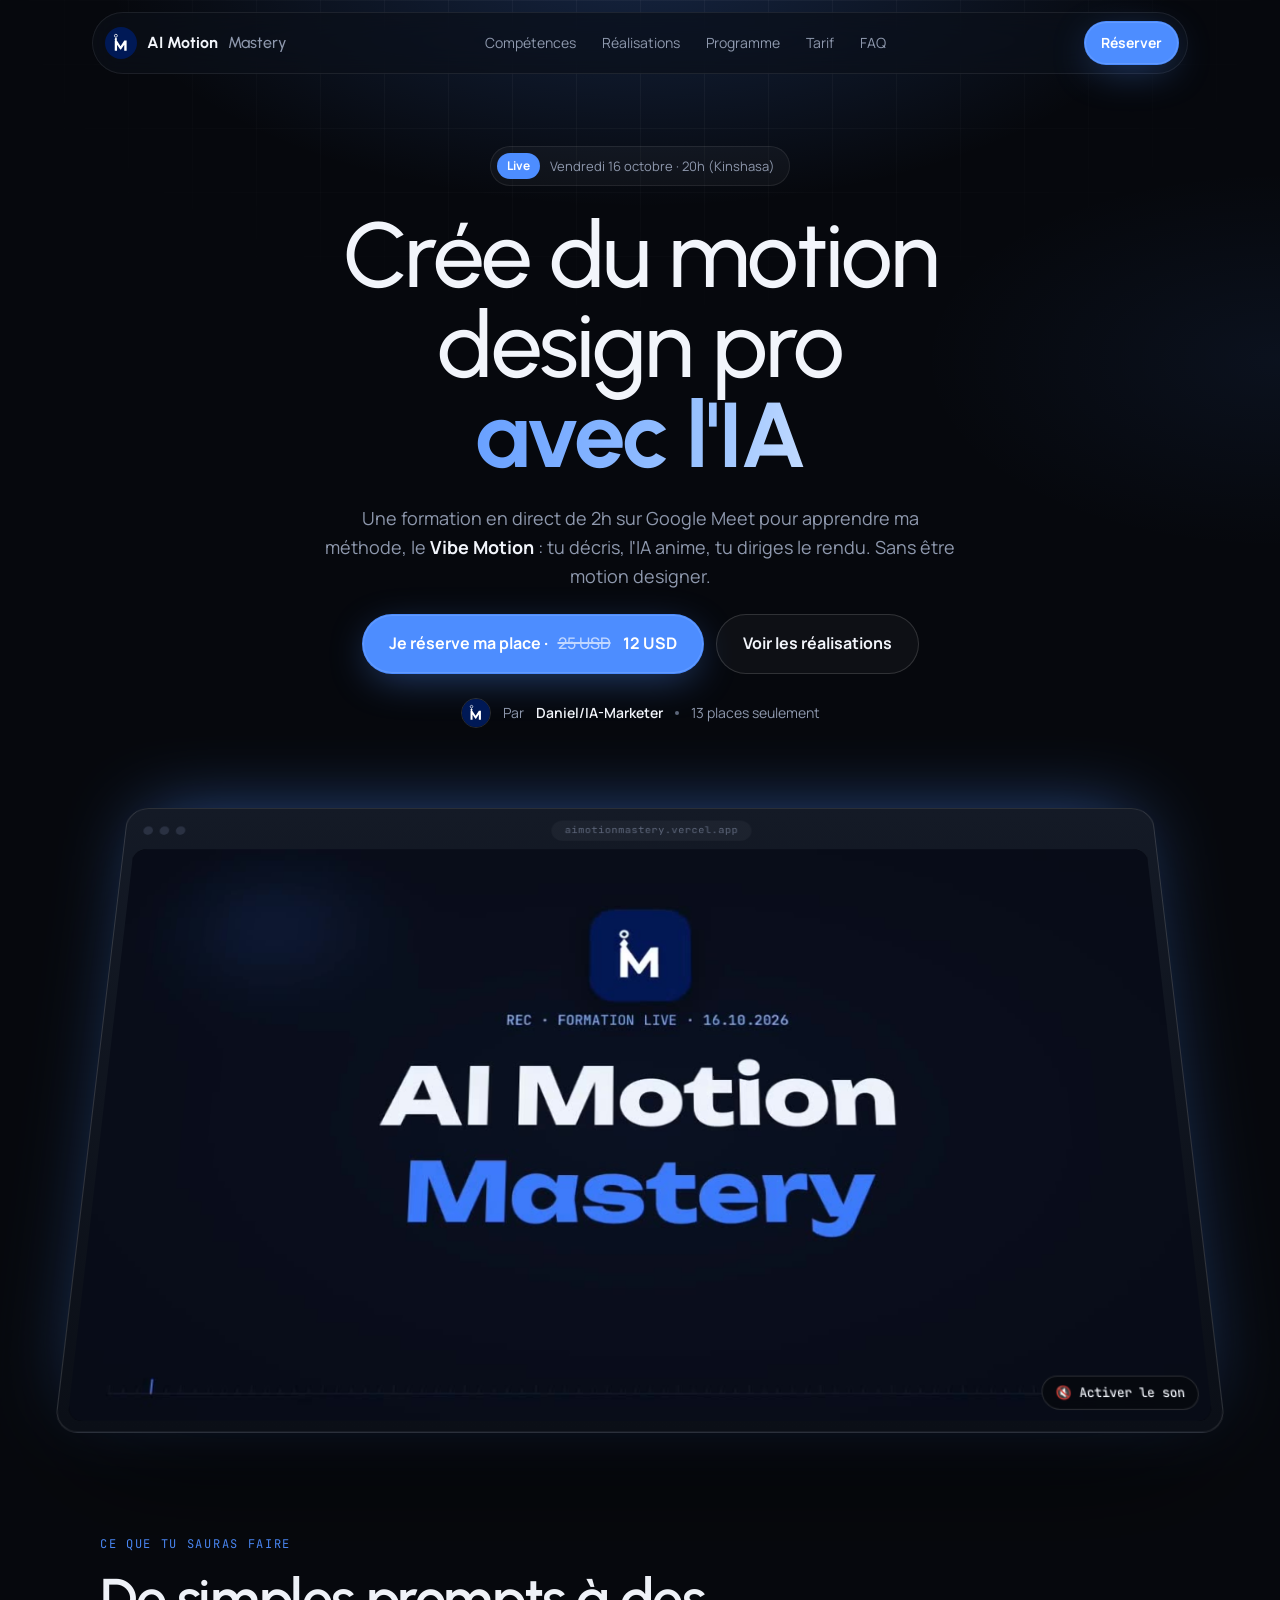
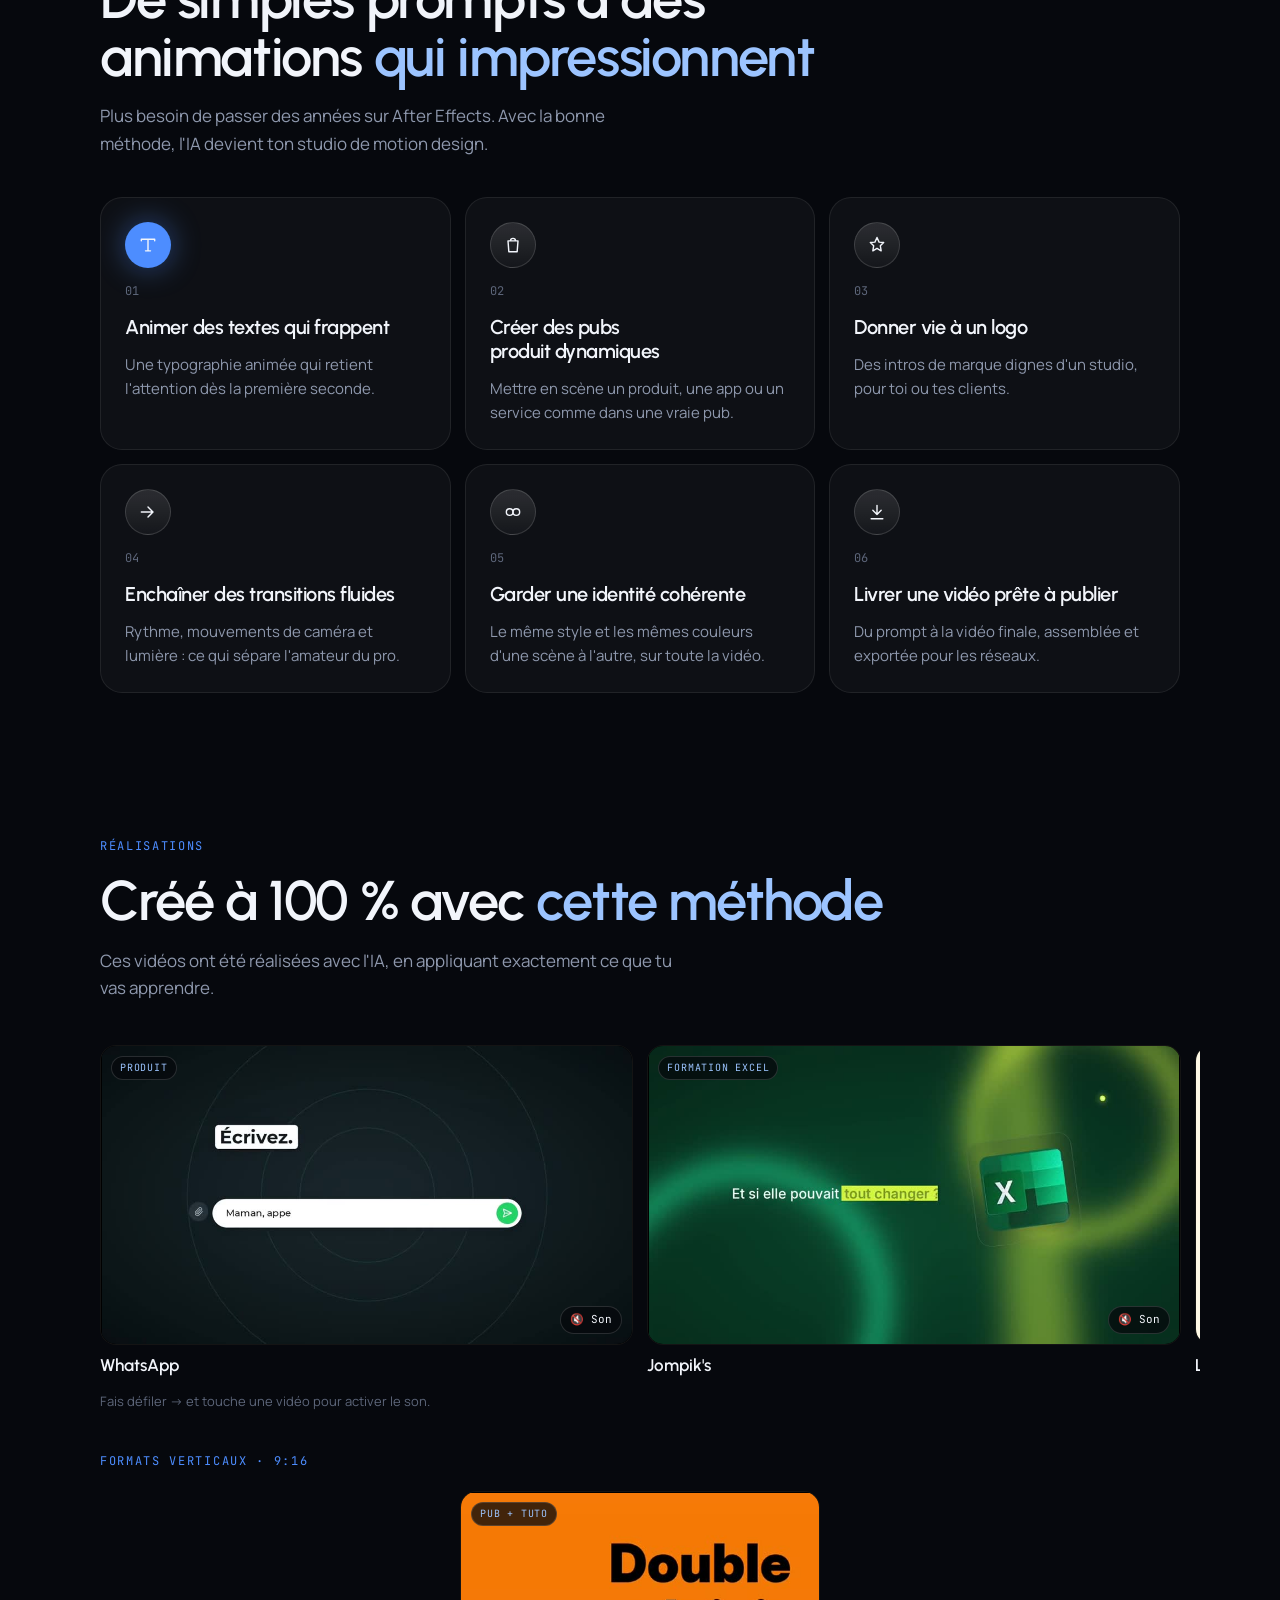
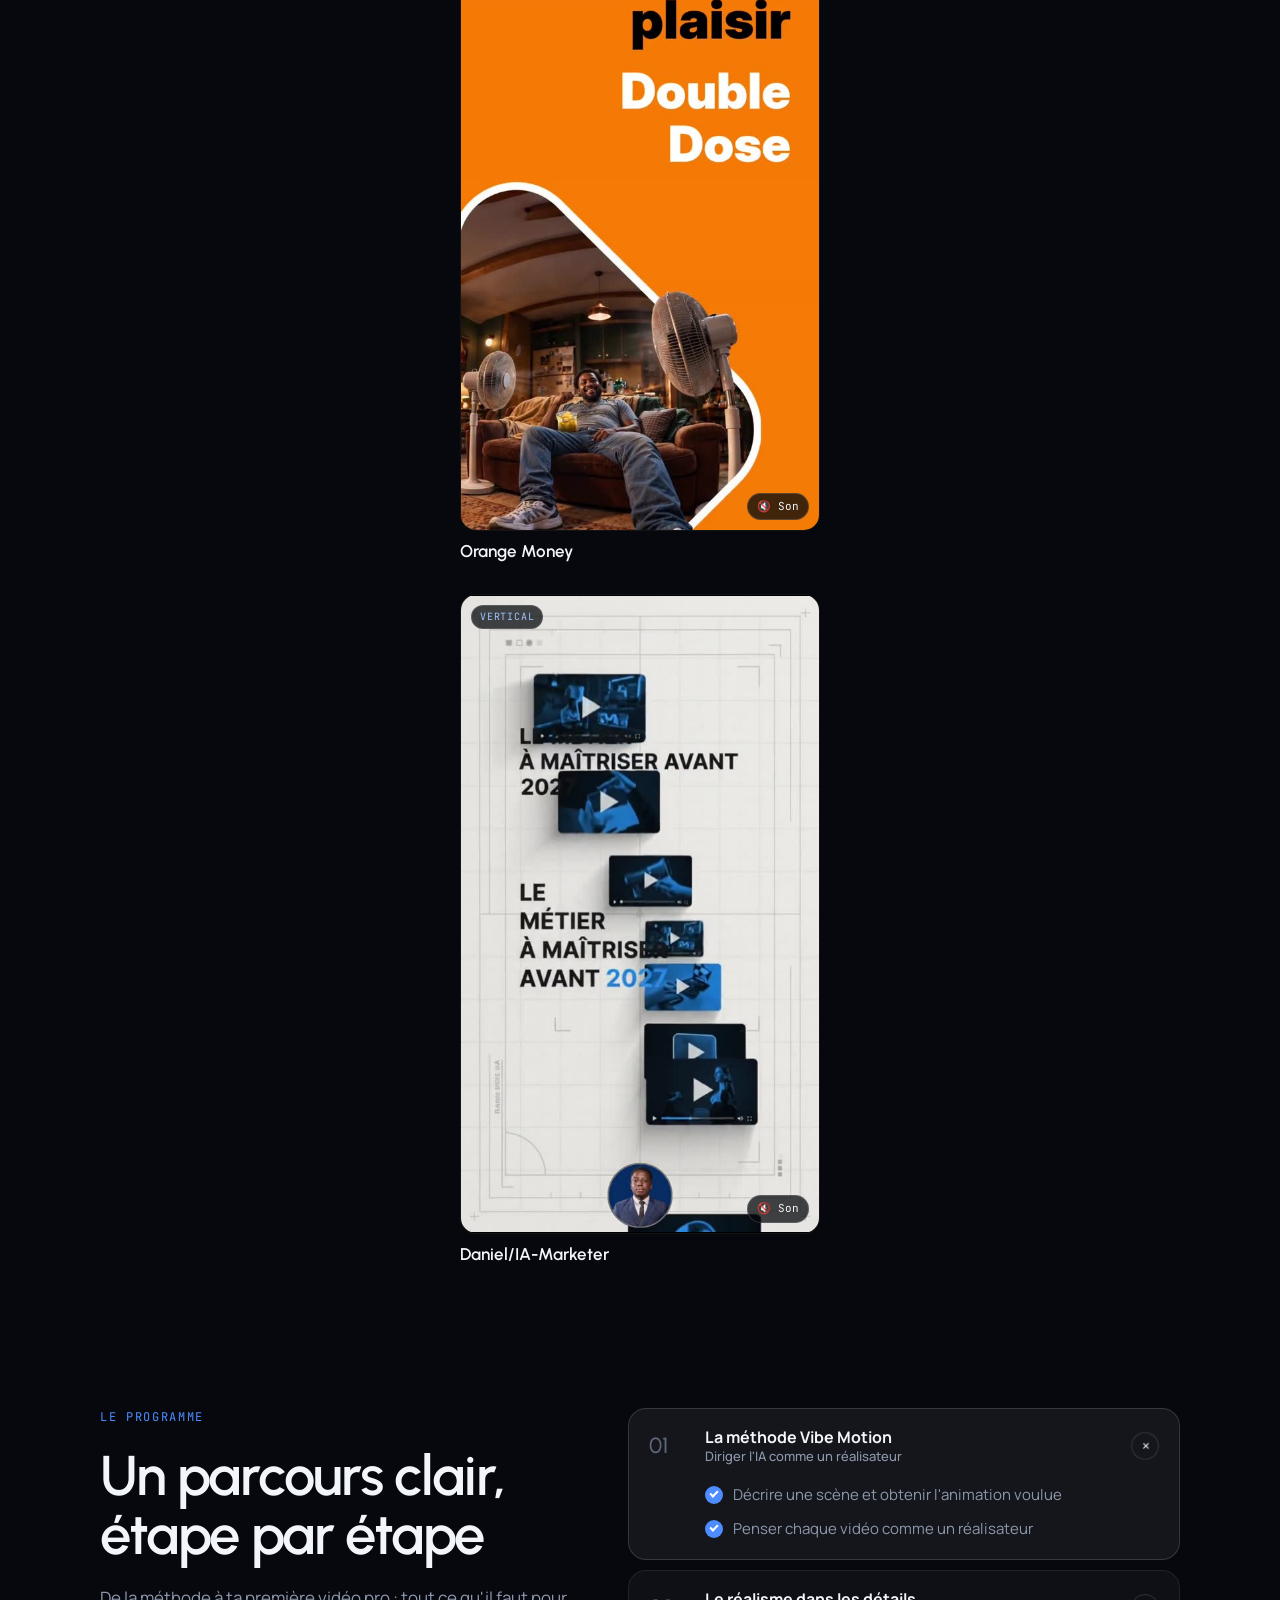
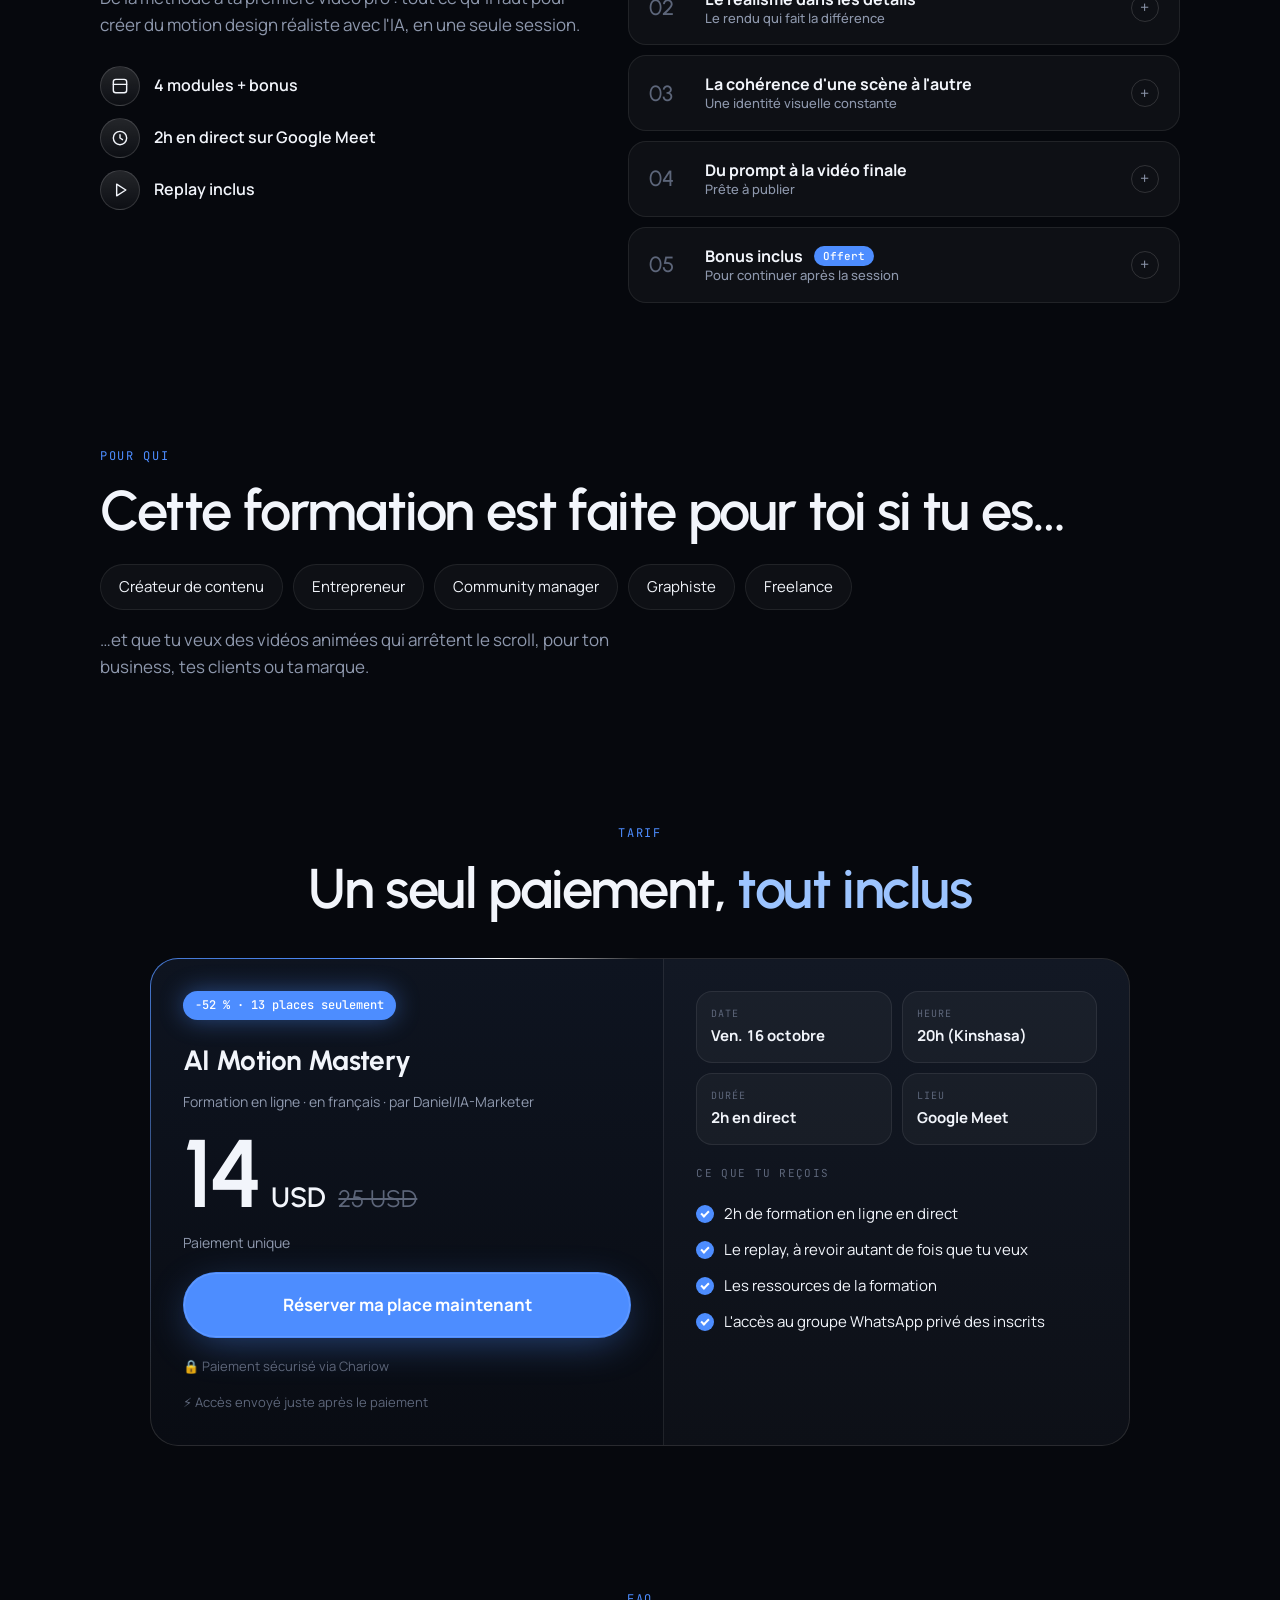
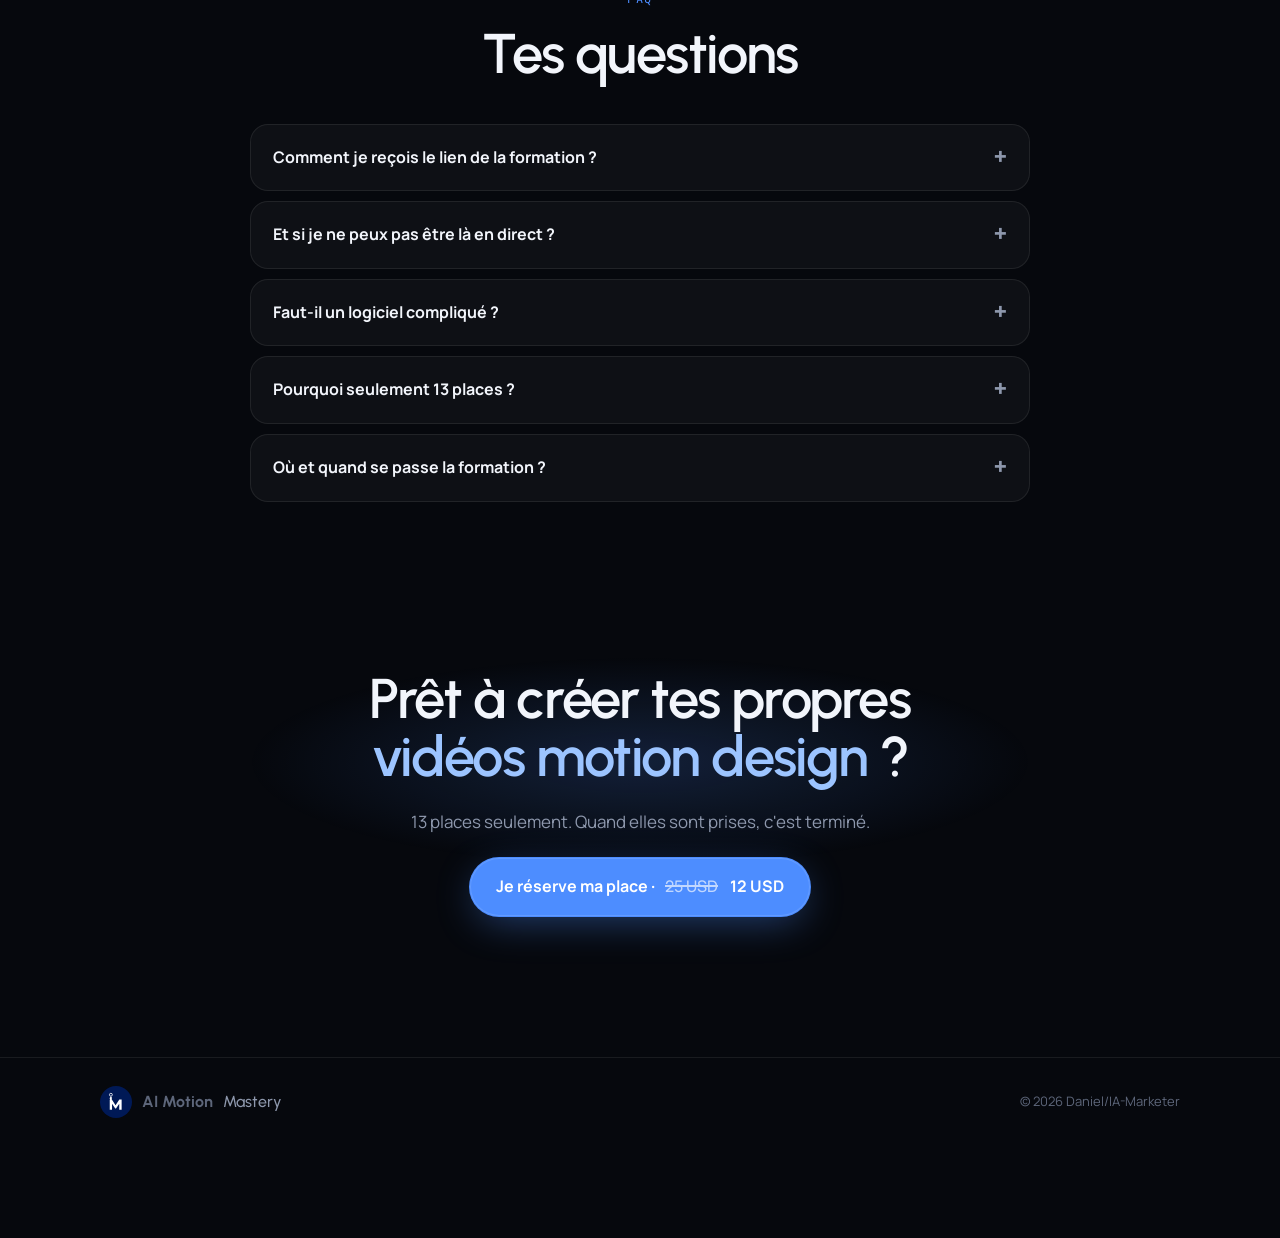
<file: index.html>
<!doctype html>
<html lang="fr">
<head>
<meta charset="utf-8">
<meta name="viewport" content="width=device-width,initial-scale=1,viewport-fit=cover">
<title>AI Motion Mastery · Formation motion design avec l'IA</title>
<meta name="description" content="Formation live : crée du motion design pro avec l'IA. Vendredi 16 octobre 2026, 20h (Kinshasa). 12 USD au lieu de 25 USD, 13 places.">
<meta property="og:title" content="AI Motion Mastery">
<meta property="og:description" content="Crée du motion design pro avec l'IA. Formation live le 16 octobre, 20h (Kinshasa). 12 USD au lieu de 25 USD, 13 places.">
<meta property="og:image" content="/img/og.png">
<meta name="theme-color" content="#06080d">
<link rel="icon" href="/img/logo.svg" type="image/svg+xml">
<link rel="apple-touch-icon" href="/img/apple-touch-icon.png">
<link rel="preconnect" href="https://fonts.googleapis.com">
<link rel="preconnect" href="https://fonts.gstatic.com" crossorigin>
<link rel="stylesheet" href="https://fonts.googleapis.com/css2?family=Urbanist:wght@400;500;600;700;800&family=Manrope:wght@400;500;600;700&family=JetBrains+Mono:wght@500&display=swap">
<style>
/* Layout: dark premium product page — floating pill nav, centered two-tone hero, tilted demo window,
   glass card grid, two-column programme with accordion, glowing price card. Accent = Daniel's electric blue. */
:root{
  --bg:#06080d; --bg-2:#0b0f17; --glass:rgba(255,255,255,.035); --glass-2:rgba(255,255,255,.06);
  --line:rgba(255,255,255,.08); --line-2:rgba(255,255,255,.14);
  --fg:#f2f5fb; --muted:#8e98ad; --dim:#5d667a;
  --accent:#4d8dff; --accent-2:#9cc4ff; --accent-ink:#04122e; --glow:rgba(77,141,255,.45);
  --display:"Urbanist","Avenir Next",system-ui,sans-serif;
  --body:"Manrope",system-ui,-apple-system,"Segoe UI",sans-serif;
  --mono:"JetBrains Mono",ui-monospace,Menlo,monospace;
  --r:22px;
  color-scheme:dark;
}
*{box-sizing:border-box}
html{-webkit-text-size-adjust:100%;scroll-behavior:smooth;scroll-padding-top:96px}
body{margin:0;background:var(--bg);color:var(--fg);font-family:var(--body);font-size:16px;line-height:1.6;overflow-x:hidden}
img,video{max-width:100%;display:block}
a{color:inherit}
h1,h2,h3{font-family:var(--display);margin:0;text-wrap:balance;letter-spacing:-.025em}
p{margin:0}
.wrap{max-width:1120px;margin:0 auto;padding-inline:20px}
section{padding-block:72px}
.label{font-family:var(--mono);font-size:12px;letter-spacing:.14em;text-transform:uppercase;color:var(--accent)}
.h2{font-size:clamp(32px,6vw,56px);font-weight:600;line-height:1.04}
.h2 em{font-style:normal;color:var(--accent-2)}
.sub{color:var(--muted);font-size:17px;max-width:58ch}

/* ambient background */
.ambient{position:fixed;inset:0;pointer-events:none;z-index:-1;
  background:radial-gradient(60% 40% at 50% -5%,rgba(77,141,255,.22),transparent 70%),
             radial-gradient(40% 30% at 100% 40%,rgba(77,141,255,.07),transparent 70%),
             linear-gradient(var(--bg),var(--bg))}
.ambient::after{content:"";position:absolute;inset:0;opacity:.5;
  background-image:linear-gradient(var(--line) 1px,transparent 1px),linear-gradient(90deg,var(--line) 1px,transparent 1px);
  background-size:64px 64px;mask-image:radial-gradient(70% 50% at 50% 0%,#000 20%,transparent 75%);-webkit-mask-image:radial-gradient(70% 50% at 50% 0%,#000 20%,transparent 75%)}

/* nav */
.nav{position:sticky;top:calc(env(safe-area-inset-top,0px) + 12px);z-index:20;margin:12px auto 0;max-width:1120px;padding-inline:12px}
.nav-in{display:flex;align-items:center;justify-content:space-between;gap:12px;padding:8px 8px 8px 12px;border-radius:999px;
  background:rgba(12,16,24,.72);border:1px solid var(--line);backdrop-filter:blur(14px) saturate(140%);-webkit-backdrop-filter:blur(14px) saturate(140%)}
.brand{display:flex;align-items:center;gap:10px;text-decoration:none;font-family:var(--display);font-weight:700;font-size:16px;white-space:nowrap}
.brand img{width:32px;height:32px;border-radius:50%}
.brand span{color:var(--muted);font-weight:500}
.links{display:flex;gap:26px;font-size:14px;color:var(--muted)}
.links a{text-decoration:none;transition:color .2s}
.links a:hover{color:var(--fg)}
.nav .btn{padding:10px 16px;font-size:14px}
@media(max-width:820px){.links{display:none}}
@media(max-width:440px){.cta-row .btn{font-size:15px;padding:15px 20px;width:100%}.brand span{display:none}}

/* buttons */
.btn{white-space:nowrap;display:inline-flex;align-items:center;justify-content:center;gap:10px;border-radius:999px;text-decoration:none;font-weight:700;font-family:var(--body);
  padding:16px 26px;font-size:16px;cursor:pointer;border:1px solid transparent;transition:transform .2s,box-shadow .2s,background .2s}
.btn-primary{background:var(--accent);color:#fff;box-shadow:0 0 0 1px rgba(255,255,255,.12) inset,0 10px 40px -8px var(--glow)}
.btn-primary:hover{transform:translateY(-2px);box-shadow:0 0 0 1px rgba(255,255,255,.2) inset,0 14px 50px -6px var(--glow)}
.btn-ghost{background:var(--glass);border-color:var(--line-2);color:var(--fg)}
.btn-ghost:hover{background:var(--glass-2)}
.btn:focus-visible,.clip:focus-visible,summary:focus-visible{outline:3px solid var(--accent-2);outline-offset:3px}
s.old{opacity:.65;font-weight:500;text-decoration-thickness:2px;margin-right:2px}
.js-buy{animation:buzz 3s ease-in-out 1.5s infinite}
.js-buy:hover,.js-buy:focus-visible{animation-play-state:paused}
@keyframes buzz{0%,82%,100%{transform:translate(0) rotate(0)}84%{transform:translateX(-3px) rotate(-2deg)}86%{transform:translateX(3px) rotate(2deg)}88%{transform:translateX(-3px) rotate(-1.5deg)}90%{transform:translateX(3px) rotate(1.5deg)}92%{transform:translateX(-2px) rotate(-1deg)}94%{transform:translateX(1px) rotate(0)}}

/* hero */
.hero{padding-block:72px 0;text-align:center;display:flex;flex-direction:column;align-items:center;gap:24px}
.pill{display:inline-flex;align-items:center;gap:10px;padding:6px 14px 6px 6px;border-radius:999px;background:var(--glass);border:1px solid var(--line);font-size:13px;color:var(--muted)}
.pill b{background:var(--accent);color:#fff;font-weight:700;font-size:12px;padding:3px 10px;border-radius:999px}
.hero h1{font-size:clamp(42px,8.4vw,92px);font-weight:500;line-height:.98;max-width:13ch}
.hero h1 .hl{display:block;font-weight:700;background:linear-gradient(100deg,var(--accent) 10%,var(--accent-2) 60%,#fff 95%);-webkit-background-clip:text;background-clip:text;color:transparent}
.hero .sub{text-align:center;font-size:18px}
.cta-row{display:flex;flex-wrap:wrap;justify-content:center;gap:12px}
.by{display:flex;align-items:center;gap:12px;font-size:14px;color:var(--muted);flex-wrap:wrap;justify-content:center}
.by img{width:30px;height:30px;border-radius:50%;border:1px solid var(--line-2)}
.by b{color:var(--fg);font-weight:600}
.dot{width:4px;height:4px;border-radius:50%;background:var(--dim)}

/* demo window */
.stage{perspective:1600px;margin-top:56px;width:100%}
.window{--tilt:22deg;transform:rotateX(var(--tilt)) scale(.94);transform-origin:50% 0;transition:transform .15s linear;
  border-radius:var(--r);background:linear-gradient(180deg,#141a26,#0b0f17);border:1px solid var(--line-2);padding:10px;
  box-shadow:0 -20px 80px -20px var(--glow),0 40px 120px -30px rgba(0,0,0,.9)}
.bar-top{display:flex;align-items:center;gap:7px;padding:4px 8px 10px}
.bar-top i{width:10px;height:10px;border-radius:50%;background:#2a3142}
.bar-top span{margin-left:auto;margin-right:auto;font-family:var(--mono);font-size:11px;color:var(--dim);background:rgba(255,255,255,.04);padding:3px 14px;border-radius:999px;transform:translateX(-14px)}
.promo{position:relative;aspect-ratio:16/9;border-radius:14px;overflow:hidden;background:#000}
.promo video{position:absolute;inset:0;width:100%;height:100%;object-fit:contain}
.chip-btn{position:absolute;right:10px;bottom:10px;font:500 12px var(--mono);color:var(--fg);background:rgba(6,8,13,.78);border:1px solid var(--line-2);padding:7px 12px;border-radius:999px;cursor:pointer;backdrop-filter:blur(6px)}
.chip-btn[aria-pressed="true"]{border-color:var(--accent);color:var(--accent-2)}

/* skills grid */
.head{display:flex;flex-direction:column;gap:16px;margin-bottom:40px}
.grid{display:grid;grid-template-columns:repeat(3,minmax(0,1fr));gap:14px}
@media(max-width:900px){.grid{grid-template-columns:repeat(2,minmax(0,1fr))}}
@media(max-width:560px){.grid{grid-template-columns:1fr}}
.card{position:relative;border-radius:var(--r);padding:24px;background:var(--glass);border:1px solid var(--line);overflow:hidden;display:flex;flex-direction:column;gap:14px;min-width:0;
  transition:border-color .3s,transform .3s}
.card::before{content:"";position:absolute;inset:0;background:radial-gradient(300px circle at var(--mx,50%) var(--my,-20%),rgba(77,141,255,.16),transparent 60%);opacity:0;transition:opacity .3s;pointer-events:none}
.card:hover{border-color:var(--line-2);transform:translateY(-3px)}
.card:hover::before{opacity:1}
.ico{width:46px;height:46px;border-radius:50%;display:grid;place-items:center;background:linear-gradient(180deg,rgba(255,255,255,.12),rgba(255,255,255,.03));border:1px solid var(--line-2)}
.ico svg{width:20px;height:20px;stroke:var(--fg);fill:none;stroke-width:1.7;stroke-linecap:round;stroke-linejoin:round}
.card.hot .ico{background:var(--accent);border-color:transparent;box-shadow:0 0 30px var(--glow)}
.num{font-family:var(--mono);font-size:12px;color:var(--dim)}
.card h3{font-size:20px;font-weight:600;line-height:1.2}
.card p{color:var(--muted);font-size:15px}

/* reel */
.reel{--h:min(48vw,300px);display:flex;align-items:flex-start;gap:14px;overflow-x:auto;scroll-snap-type:x mandatory;scroll-padding-inline:20px;margin-inline:-20px;padding:4px 20px 16px;scrollbar-width:thin;scrollbar-color:var(--line-2) transparent;-webkit-overflow-scrolling:touch}
.clip{flex:0 0 auto;width:calc(var(--h) * 16 / 9);scroll-snap-align:start;display:flex;flex-direction:column;gap:10px;cursor:pointer;-webkit-tap-highlight-color:transparent}
.screen{position:relative;width:100%;height:var(--h);border-radius:16px;overflow:hidden;background:#000;border:1px solid var(--line)}
.screen video{position:absolute;inset:0;width:100%;height:100%;object-fit:contain;background:#000}
.badge{position:absolute;top:10px;left:10px;font-family:var(--mono);font-size:10px;letter-spacing:.08em;background:rgba(6,8,13,.75);border:1px solid var(--line-2);padding:3px 8px;border-radius:999px;color:var(--accent-2);z-index:1}
.sound{position:absolute;right:10px;bottom:10px;font-family:var(--mono);font-size:11px;background:rgba(6,8,13,.75);border:1px solid var(--line-2);padding:4px 9px;border-radius:999px;z-index:1;white-space:nowrap}
.clip[aria-pressed="true"] .screen{border-color:var(--accent);box-shadow:0 0 0 1px var(--accent),0 0 40px -10px var(--glow)}
.cap{font-family:var(--display);font-size:17px;font-weight:600;line-height:1.2}
.hint{font-size:13px;color:var(--dim)}
.stack{display:flex;flex-direction:column;align-items:center;gap:32px;margin-top:20px}
.stack .clip{width:min(100%,360px)}
.stack .screen{height:auto;aspect-ratio:9/16}
.sub-label{margin-top:40px}

/* programme */
.prog{display:grid;grid-template-columns:minmax(0,1fr) minmax(0,1.15fr);gap:48px;align-items:start}
@media(max-width:900px){.prog{grid-template-columns:1fr;gap:32px}}
.prog-left{display:flex;flex-direction:column;gap:20px;position:sticky;top:110px}
@media(max-width:900px){.prog-left{position:static}}
.stats{list-style:none;margin:8px 0 0;padding:0;display:flex;flex-direction:column;gap:12px}
.stats li{display:flex;align-items:center;gap:14px;font-weight:600}
.stats .ico{width:40px;height:40px}
.mods{display:flex;flex-direction:column;gap:10px}
details.mod{border-radius:18px;background:var(--glass);border:1px solid var(--line);transition:border-color .3s,background .3s}
details.mod[open]{background:var(--glass-2);border-color:var(--line-2)}
details.mod summary{list-style:none;display:grid;grid-template-columns:44px 1fr auto;align-items:center;gap:12px;padding:18px 20px;cursor:pointer}
details.mod summary::-webkit-details-marker{display:none}
.mod .n{font-family:var(--display);font-size:22px;color:var(--dim);font-weight:500}
.mod .t{font-weight:700;font-size:16px;line-height:1.3}
.mod .t small{display:block;font-weight:500;font-size:13px;color:var(--muted)}
.mod .plus{width:28px;height:28px;border-radius:50%;border:1px solid var(--line-2);display:grid;place-items:center;transition:transform .3s;color:var(--muted)}
.mod[open] .plus{transform:rotate(45deg);color:var(--fg)}
.mod .tag{font-family:var(--mono);font-size:11px;font-weight:500;background:var(--accent);color:#fff;padding:3px 9px;border-radius:999px;margin-left:8px;vertical-align:2px}
.mod ul{list-style:none;margin:0;padding:0 20px 18px 76px;display:flex;flex-direction:column;gap:10px}
.mod li{display:flex;gap:10px;color:var(--muted);font-size:15px}
.check{flex:0 0 18px;height:18px;margin-top:3px;border-radius:50%;background:var(--accent);display:grid;place-items:center}
.check::after{content:"";width:6px;height:3px;border-left:2px solid #fff;border-bottom:2px solid #fff;transform:rotate(-45deg) translate(1px,-1px)}
@media(max-width:480px){.mod ul{padding-left:20px}}

/* audience */
.who{display:flex;flex-wrap:wrap;gap:10px;margin-top:8px}
.who span{padding:10px 18px;border-radius:999px;background:var(--glass);border:1px solid var(--line);font-size:15px}

/* pricing */
.price-wrap{text-align:center;display:flex;flex-direction:column;align-items:center;gap:16px;margin-bottom:40px}
@property --a{syntax:"<angle>";inherits:false;initial-value:0deg}
.price{position:relative;border-radius:28px;padding:1px;background:conic-gradient(from var(--a),transparent 0deg,transparent 250deg,var(--accent) 310deg,#fff 330deg,transparent 360deg),var(--line-2);animation:spin 5s linear infinite;max-width:980px;margin:0 auto}
@keyframes spin{to{--a:360deg}}
.price-in{border-radius:27px;background:linear-gradient(180deg,#0e1420,#090c13);display:grid;grid-template-columns:minmax(0,1.1fr) minmax(0,1fr);gap:0;overflow:hidden}
@media(max-width:820px){.price-in{grid-template-columns:1fr}}
.pl{padding:32px;display:flex;flex-direction:column;gap:18px;text-align:left}
.pr{padding:32px;border-left:1px solid var(--line);display:flex;flex-direction:column;gap:20px;background:rgba(255,255,255,.015)}
@media(max-width:820px){.pr{border-left:0;border-top:1px solid var(--line)}}
.ptag{align-self:flex-start;font-family:var(--mono);font-size:12px;font-weight:500;background:var(--accent);color:#fff;padding:5px 12px;border-radius:999px;box-shadow:0 0 24px var(--glow)}
.pl h3{font-size:28px;font-weight:700}
.pl .meta{color:var(--muted);font-size:14px;margin-top:-10px}
.amount{display:flex;align-items:baseline;gap:12px;flex-wrap:wrap}
.amount .big{font-family:var(--display);font-size:clamp(64px,12vw,96px);font-weight:600;line-height:.9;letter-spacing:-.04em;font-variant-numeric:tabular-nums}
.amount .cur{font-family:var(--display);font-size:28px;font-weight:600}
.amount s{font-family:var(--display);font-size:24px;color:var(--dim);text-decoration-thickness:2px}
.amount .once{width:100%;color:var(--muted);font-size:14px}
.pl .btn{width:100%;padding:18px;font-size:17px}
.secure{display:flex;flex-wrap:wrap;gap:16px;font-size:13px;color:var(--dim)}
.tiles{display:grid;grid-template-columns:repeat(2,minmax(0,1fr));gap:10px}
.tile{border-radius:16px;background:var(--glass);border:1px solid var(--line);padding:14px;display:flex;flex-direction:column;gap:2px}
.tile small{font-family:var(--mono);font-size:10px;letter-spacing:.1em;text-transform:uppercase;color:var(--dim)}
.tile b{font-size:15px;font-variant-numeric:tabular-nums}
.incl-label{font-family:var(--mono);font-size:11px;letter-spacing:.12em;text-transform:uppercase;color:var(--dim)}
.incl{list-style:none;margin:0;padding:0;display:flex;flex-direction:column;gap:12px}
.incl li{display:flex;gap:10px;font-size:15px}

/* faq */
.faq{max-width:780px;margin:0 auto;display:flex;flex-direction:column;gap:10px}
.faq details{border-radius:18px;background:var(--glass);border:1px solid var(--line)}
.faq summary{list-style:none;cursor:pointer;padding:20px 22px;display:flex;justify-content:space-between;gap:16px;font-weight:700;font-size:16px}
.faq summary::-webkit-details-marker{display:none}
.faq summary::after{content:"+";font-family:var(--display);font-size:22px;line-height:1;color:var(--muted);transition:transform .3s}
.faq details[open] summary::after{transform:rotate(45deg)}
.faq p{padding:0 22px 20px;color:var(--muted)}

/* final */
.final{text-align:center;display:flex;flex-direction:column;align-items:center;gap:22px;padding-block:96px 140px;position:relative}
.final::before{content:"";position:absolute;inset:auto 0 30% 0;height:300px;background:radial-gradient(50% 50% at 50% 50%,rgba(77,141,255,.18),transparent 70%);z-index:-1}
footer{border-top:1px solid var(--line);padding-block:28px 120px;color:var(--dim);font-size:13px}
footer .wrap{display:flex;justify-content:space-between;align-items:center;gap:16px;flex-wrap:wrap}

/* sticky mobile bar */
.mbar{position:fixed;left:12px;right:12px;bottom:calc(12px + env(safe-area-inset-bottom,0px));z-index:30;display:none;align-items:center;justify-content:space-between;gap:12px;
  padding:10px 10px 10px 18px;border-radius:999px;background:rgba(12,16,24,.86);border:1px solid var(--line-2);backdrop-filter:blur(14px);-webkit-backdrop-filter:blur(14px);
  transform:translateY(140%);transition:transform .35s ease}
.mbar.show{transform:none}
.mbar p{font-size:12px;color:var(--muted);line-height:1.25}
.mbar p b{display:block;color:var(--fg);font-size:15px}
.mbar .btn{padding:12px 18px;font-size:14px;flex-shrink:0}
@media(max-width:820px){.mbar{display:flex}}

/* reveal */
.js .rv{opacity:0;transform:translateY(24px);filter:blur(8px);transition:opacity .8s cubic-bezier(.2,.7,.2,1),transform .8s cubic-bezier(.2,.7,.2,1),filter .8s}
.js .rv.in{opacity:1;transform:none;filter:none}
.js .rv.d1{transition-delay:.08s}.js .rv.d2{transition-delay:.16s}.js .rv.d3{transition-delay:.24s}
@media(prefers-reduced-motion:reduce){*,*::before,*::after{animation:none!important;transition:none!important}.js .rv{opacity:1;transform:none;filter:none}.window{transform:none!important}}
</style>
<script>document.documentElement.classList.add("js")</script>
</head>
<body>
<div class="ambient" aria-hidden="true"></div>

<nav class="nav" aria-label="Navigation">
  <div class="nav-in">
    <a class="brand" href="#top"><img src="/img/logo.svg" alt="" width="32" height="32">AI Motion <span>Mastery</span></a>
    <div class="links"><a href="#competences">Compétences</a><a href="#realisations">Réalisations</a><a href="#programme">Programme</a><a href="#tarif">Tarif</a><a href="#faq">FAQ</a></div>
    <a class="btn btn-primary" href="#tarif">Réserver</a>
  </div>
</nav>

<main id="top">
  <header class="wrap hero">
    <span class="pill rv"><b>Live</b>Vendredi 16 octobre · 20h (Kinshasa)</span>
    <h1 class="rv d1">Crée du motion design pro <span class="hl">avec l'IA</span></h1>
    <p class="sub rv d2">Une formation en direct de 2h sur Google Meet pour apprendre ma méthode, le <b style="color:var(--fg)">Vibe Motion</b> : tu décris, l'IA anime, tu diriges le rendu. Sans être motion designer.</p>
    <div class="cta-row rv d3">
      <a class="btn btn-primary js-buy" href="https://daniel-ia-marketer.mychariow.com/aimotionmaster" target="_blank" rel="noopener">Je réserve ma place · <s class="old">25 USD</s> 12 USD</a>
      <a class="btn btn-ghost" href="#realisations">Voir les réalisations</a>
    </div>
    <div class="by rv d3"><img src="/img/logo.svg" alt="" width="30" height="30">Par <b>Daniel/IA-Marketer</b><i class="dot"></i>13 places seulement</div>

    <div class="stage">
      <div class="window" id="win">
        <div class="bar-top" aria-hidden="true"><i></i><i></i><i></i><span>aimotionmastery.vercel.app</span></div>
        <div class="promo">
          <video id="promo" autoplay muted loop playsinline preload="auto" poster="/videos/presentation.jpg" src="/videos/presentation.mp4"></video>
          <button class="chip-btn" id="promoSound" type="button" aria-pressed="false">🔇 Activer le son</button>
        </div>
      </div>
    </div>
  </header>

  <section id="competences" class="wrap">
    <div class="head">
      <p class="label rv">Ce que tu sauras faire</p>
      <h2 class="h2 rv d1">De simples prompts à des animations <em>qui impressionnent</em></h2>
      <p class="sub rv d2">Plus besoin de passer des années sur After Effects. Avec la bonne méthode, l'IA devient ton studio de motion design.</p>
    </div>
    <div class="grid">
      <article class="card hot rv"><div class="ico"><svg viewBox="0 0 24 24"><path d="M4 7V5h16v2M12 5v14M9 19h6"/></svg></div><span class="num">01</span><h3>Animer des textes qui frappent</h3><p>Une typographie animée qui retient l'attention dès la première seconde.</p></article>
      <article class="card rv d1"><div class="ico"><svg viewBox="0 0 24 24"><path d="M6 7h12l-1 13H7L6 7zM9 7a3 3 0 0 1 6 0"/></svg></div><span class="num">02</span><h3>Créer des pubs produit dynamiques</h3><p>Mettre en scène un produit, une app ou un service comme dans une vraie pub.</p></article>
      <article class="card rv d2"><div class="ico"><svg viewBox="0 0 24 24"><path d="M12 3l2.5 5.5L20 9l-4 4 1 6-5-3-5 3 1-6-4-4 5.5-.5z"/></svg></div><span class="num">03</span><h3>Donner vie à un logo</h3><p>Des intros de marque dignes d'un studio, pour toi ou tes clients.</p></article>
      <article class="card rv"><div class="ico"><svg viewBox="0 0 24 24"><path d="M4 12h12M12 6l6 6-6 6"/></svg></div><span class="num">04</span><h3>Enchaîner des transitions fluides</h3><p>Rythme, mouvements de caméra et lumière : ce qui sépare l'amateur du pro.</p></article>
      <article class="card rv d1"><div class="ico"><svg viewBox="0 0 24 24"><circle cx="8" cy="12" r="4"/><circle cx="16" cy="12" r="4"/></svg></div><span class="num">05</span><h3>Garder une identité cohérente</h3><p>Le même style et les mêmes couleurs d'une scène à l'autre, sur toute la vidéo.</p></article>
      <article class="card rv d2"><div class="ico"><svg viewBox="0 0 24 24"><path d="M12 4v11M7 10l5 5 5-5M5 20h14"/></svg></div><span class="num">06</span><h3>Livrer une vidéo prête à publier</h3><p>Du prompt à la vidéo finale, assemblée et exportée pour les réseaux.</p></article>
    </div>
  </section>

  <section id="realisations" class="wrap">
    <div class="head">
      <p class="label rv">Réalisations</p>
      <h2 class="h2 rv d1">Créé à 100 % avec <em>cette méthode</em></h2>
      <p class="sub rv d2">Ces vidéos ont été réalisées avec l'IA, en appliquant exactement ce que tu vas apprendre.</p>
    </div>
    <div class="reel rv" id="reel">
      <div class="clip" role="button" tabindex="0" aria-pressed="false" data-n="3"><div class="screen"><video muted loop playsinline preload="none" poster="/videos/realisation-3.jpg" data-src="/videos/realisation-3.mp4"></video><span class="badge">PRODUIT</span><span class="sound">🔇 Son</span></div><span class="cap">WhatsApp</span></div>
      <div class="clip" role="button" tabindex="0" aria-pressed="false" data-n="5"><div class="screen"><video muted loop playsinline preload="none" poster="/videos/realisation-5.jpg" data-src="/videos/realisation-5.mp4"></video><span class="badge">FORMATION EXCEL</span><span class="sound">🔇 Son</span></div><span class="cap">Jompik's</span></div>
      <div class="clip" role="button" tabindex="0" aria-pressed="false" data-n="8"><div class="screen"><video muted loop playsinline preload="none" poster="/videos/realisation-8.jpg" data-src="/videos/realisation-8.mp4"></video><span class="badge">MARQUE</span><span class="sound">🔇 Son</span></div><span class="cap">La Fleur Spice</span></div>
      <div class="clip" role="button" tabindex="0" aria-pressed="false" data-n="7"><div class="screen"><video muted loop playsinline preload="none" poster="/videos/realisation-7.jpg" data-src="/videos/realisation-7.mp4"></video><span class="badge">SAAS</span><span class="sound">🔇 Son</span></div><span class="cap">FChat</span></div>
      <div class="clip" role="button" tabindex="0" aria-pressed="false" data-n="9"><div class="screen"><video muted loop playsinline preload="none" poster="/videos/realisation-9.jpg" data-src="/videos/realisation-9.mp4"></video><span class="badge">PUB</span><span class="sound">🔇 Son</span></div><span class="cap">McDonald's</span></div>
      <div class="clip" role="button" tabindex="0" aria-pressed="false" data-n="10"><div class="screen"><video muted loop playsinline preload="none" poster="/videos/realisation-10.jpg" data-src="/videos/realisation-10.mp4"></video><span class="badge">EXPLAINER</span><span class="sound">🔇 Son</span></div><span class="cap">Suno</span></div>
      <div class="clip" role="button" tabindex="0" aria-pressed="false" data-n="4"><div class="screen"><video muted loop playsinline preload="none" poster="/videos/realisation-4.jpg" data-src="/videos/realisation-4.mp4"></video><span class="badge">PUB APP</span><span class="sound">🔇 Son</span></div><span class="cap">Yango</span></div>
      <div class="clip" role="button" tabindex="0" aria-pressed="false" data-n="1"><div class="screen"><video muted loop playsinline preload="none" poster="/videos/realisation-1.jpg" data-src="/videos/realisation-1.mp4"></video><span class="badge">E-COMMERCE</span><span class="sound">🔇 Son</span></div><span class="cap">Teka</span></div>
    </div>
    <p class="hint">Fais défiler → et touche une vidéo pour activer le son.</p>

    <p class="label sub-label rv">Formats verticaux · 9:16</p>
    <div class="stack">
      <div class="clip v rv" role="button" tabindex="0" aria-pressed="false" data-n="2"><div class="screen"><video muted loop playsinline preload="none" poster="/videos/realisation-2.jpg" data-src="/videos/realisation-2.mp4"></video><span class="badge">PUB + TUTO</span><span class="sound">🔇 Son</span></div><span class="cap">Orange Money</span></div>
      <div class="clip v rv" role="button" tabindex="0" aria-pressed="false" data-n="6"><div class="screen"><video muted loop playsinline preload="none" poster="/videos/realisation-6.jpg" data-src="/videos/realisation-6.mp4"></video><span class="badge">VERTICAL</span><span class="sound">🔇 Son</span></div><span class="cap">Daniel/IA-Marketer</span></div>
    </div>
  </section>

  <section id="programme" class="wrap">
    <div class="prog">
      <div class="prog-left">
        <p class="label rv">Le programme</p>
        <h2 class="h2 rv d1">Un parcours clair, étape par étape</h2>
        <p class="sub rv d2">De la méthode à ta première vidéo pro : tout ce qu'il faut pour créer du motion design réaliste avec l'IA, en une seule session.</p>
        <ul class="stats rv d3">
          <li><span class="ico"><svg viewBox="0 0 24 24"><rect x="4" y="4" width="16" height="16" rx="3"/><path d="M4 10h16"/></svg></span>4 modules + bonus</li>
          <li><span class="ico"><svg viewBox="0 0 24 24"><circle cx="12" cy="12" r="8"/><path d="M12 8v4l3 2"/></svg></span>2h en direct sur Google Meet</li>
          <li><span class="ico"><svg viewBox="0 0 24 24"><path d="M8 5v14l11-7z"/></svg></span>Replay inclus</li>
        </ul>
      </div>
      <div class="mods">
        <details class="mod rv" open><summary><span class="n">01</span><span class="t">La méthode Vibe Motion<small>Diriger l'IA comme un réalisateur</small></span><span class="plus">+</span></summary>
          <ul><li><i class="check"></i>Décrire une scène et obtenir l'animation voulue</li><li><i class="check"></i>Penser chaque vidéo comme un réalisateur</li></ul></details>
        <details class="mod rv d1"><summary><span class="n">02</span><span class="t">Le réalisme dans les détails<small>Le rendu qui fait la différence</small></span><span class="plus">+</span></summary>
          <ul><li><i class="check"></i>Rythme et mouvements de caméra</li><li><i class="check"></i>Lumière et typographie : ce qui sépare un rendu amateur d'un rendu pro</li></ul></details>
        <details class="mod rv d2"><summary><span class="n">03</span><span class="t">La cohérence d'une scène à l'autre<small>Une identité visuelle constante</small></span><span class="plus">+</span></summary>
          <ul><li><i class="check"></i>Garder le même style et les mêmes couleurs</li><li><i class="check"></i>Respecter l'identité de la marque sur toute la vidéo</li></ul></details>
        <details class="mod rv d3"><summary><span class="n">04</span><span class="t">Du prompt à la vidéo finale<small>Prête à publier</small></span><span class="plus">+</span></summary>
          <ul><li><i class="check"></i>Assembler tes scènes</li><li><i class="check"></i>Sortir une vidéo prête pour les réseaux sociaux</li></ul></details>
        <details class="mod rv d3"><summary><span class="n">05</span><span class="t">Bonus inclus <span class="tag">Offert</span><small>Pour continuer après la session</small></span><span class="plus">+</span></summary>
          <ul><li><i class="check"></i>Le replay, à revoir autant de fois que tu veux</li><li><i class="check"></i>Les ressources de la formation</li><li><i class="check"></i>L'accès au groupe WhatsApp privé des inscrits</li></ul></details>
      </div>
    </div>
  </section>

  <section class="wrap">
    <div class="head" style="margin-bottom:0">
      <p class="label rv">Pour qui</p>
      <h2 class="h2 rv d1">Cette formation est faite pour toi si tu es…</h2>
      <div class="who rv d2"><span>Créateur de contenu</span><span>Entrepreneur</span><span>Community manager</span><span>Graphiste</span><span>Freelance</span></div>
      <p class="sub rv d3">…et que tu veux des vidéos animées qui arrêtent le scroll, pour ton business, tes clients ou ta marque.</p>
    </div>
  </section>

  <section id="tarif" class="wrap">
    <div class="price-wrap">
      <p class="label rv">Tarif</p>
      <h2 class="h2 rv d1">Un seul paiement, <em>tout inclus</em></h2>
    </div>
    <div class="price rv d2">
      <div class="price-in">
        <div class="pl">
          <span class="ptag">−52 % · 13 places seulement</span>
          <h3>AI Motion Mastery</h3>
          <p class="meta">Formation en ligne · en français · par Daniel/IA-Marketer</p>
          <div class="amount"><span class="big" id="priceNum" data-to="12">12</span><span class="cur">USD</span><s>25 USD</s><span class="once">Paiement unique</span></div>
          <a class="btn btn-primary js-buy" href="https://daniel-ia-marketer.mychariow.com/aimotionmaster" target="_blank" rel="noopener">Réserver ma place maintenant</a>
          <div class="secure"><span>🔒 Paiement sécurisé via Chariow</span><span>⚡ Accès envoyé juste après le paiement</span></div>
        </div>
        <div class="pr">
          <div class="tiles">
            <div class="tile"><small>Date</small><b>Ven. 16 octobre</b></div>
            <div class="tile"><small>Heure</small><b>20h (Kinshasa)</b></div>
            <div class="tile"><small>Durée</small><b>2h en direct</b></div>
            <div class="tile"><small>Lieu</small><b>Google Meet</b></div>
          </div>
          <p class="incl-label">Ce que tu reçois</p>
          <ul class="incl">
            <li><i class="check"></i>2h de formation en ligne en direct</li>
            <li><i class="check"></i>Le replay, à revoir autant de fois que tu veux</li>
            <li><i class="check"></i>Les ressources de la formation</li>
            <li><i class="check"></i>L'accès au groupe WhatsApp privé des inscrits</li>
          </ul>
        </div>
      </div>
    </div>
  </section>

  <section id="faq" class="wrap">
    <div class="price-wrap">
      <p class="label rv">FAQ</p>
      <h2 class="h2 rv d1">Tes questions</h2>
    </div>
    <div class="faq">
      <details class="rv"><summary>Comment je reçois le lien de la formation ?</summary><p>Juste après le paiement, tu arrives sur ta page d'accès avec le lien du groupe WhatsApp des inscrits et le lien Google Meet de la session.</p></details>
      <details class="rv"><summary>Et si je ne peux pas être là en direct ?</summary><p>Le replay est inclus : tu pourras revoir toute la session à ton rythme.</p></details>
      <details class="rv"><summary>Faut-il un logiciel compliqué ?</summary><p>Non. Avec le Vibe Motion, tu décris ce que tu veux, l'IA anime et tu diriges le rendu, sans logiciel de motion design compliqué.</p></details>
      <details class="rv"><summary>Pourquoi seulement 13 places ?</summary><p>Pour garder un petit groupe : chacun peut poser ses questions et avancer vraiment pendant la session.</p></details>
      <details class="rv"><summary>Où et quand se passe la formation ?</summary><p>En ligne, sur Google Meet, le vendredi 16 octobre 2026 à 20h (heure de Kinshasa), pendant 2h.</p></details>
    </div>
  </section>

  <section class="wrap final">
    <h2 class="h2 rv">Prêt à créer tes propres <em>vidéos motion design</em> ?</h2>
    <p class="sub rv d1" style="text-align:center">13 places seulement. Quand elles sont prises, c'est terminé.</p>
    <a class="btn btn-primary js-buy rv d2" href="https://daniel-ia-marketer.mychariow.com/aimotionmaster" target="_blank" rel="noopener">Je réserve ma place · <s class="old">25 USD</s> 12 USD</a>
  </section>
</main>

<footer><div class="wrap"><a class="brand" href="#top"><img src="/img/logo.svg" alt="" width="32" height="32">AI Motion <span>Mastery</span></a><span>© 2026 Daniel/IA-Marketer</span></div></footer>

<div class="mbar" id="mbar">
  <p><b><s class="old">25 USD</s> 12 USD · 13 places</b>Ven. 16 oct. · 20h Kinshasa</p>
  <a class="btn btn-primary js-buy" href="https://daniel-ia-marketer.mychariow.com/aimotionmaster" target="_blank" rel="noopener">Réserver</a>
</div>

<script>
const CHARIOW_URL = "https://daniel-ia-marketer.mychariow.com/aimotionmaster";
document.querySelectorAll(".js-buy").forEach(a => a.href = CHARIOW_URL);
const reduce = matchMedia("(prefers-reduced-motion: reduce)").matches;

/* Apparition au défilement */
const rvs = document.querySelectorAll(".rv");
if ("IntersectionObserver" in window && !reduce) {
  const ro = new IntersectionObserver(es => es.forEach(e => { if (e.isIntersecting) { e.target.classList.add("in"); ro.unobserve(e.target); } }), { threshold: .12, rootMargin: "0px 0px -40px 0px" });
  rvs.forEach(el => ro.observe(el));
} else rvs.forEach(el => el.classList.add("in"));

/* Fenêtre de démo : se redresse en défilant */
const win = document.getElementById("win");
function tilt() {
  const r = win.getBoundingClientRect(), vh = innerHeight;
  const p = Math.min(1, Math.max(0, (vh - r.top) / (vh * .75)));
  win.style.transform = `rotateX(${22 * (1 - p)}deg) scale(${.94 + .06 * p})`;
}
if (!reduce) { tilt(); addEventListener("scroll", tilt, { passive: true }); addEventListener("resize", tilt); }

/* Halo qui suit le doigt / la souris sur les cartes */
document.querySelectorAll(".card").forEach(c => c.addEventListener("pointermove", e => {
  const r = c.getBoundingClientRect(); c.style.setProperty("--mx", (e.clientX - r.left) + "px"); c.style.setProperty("--my", (e.clientY - r.top) + "px");
}));

/* Prix : compte à rebours 25 → 12 à l'apparition */
const pn = document.getElementById("priceNum");
if ("IntersectionObserver" in window && !reduce) {
  const po = new IntersectionObserver(es => es.forEach(e => {
    if (!e.isIntersecting) return; po.disconnect();
    const from = 25, to = 12, t0 = performance.now(), d = 1400;
    (function step(t) { const k = Math.min(1, (t - t0) / d), ease = 1 - Math.pow(1 - k, 3);
      pn.textContent = Math.round(from - (from - to) * ease); if (k < 1) requestAnimationFrame(step); })(t0);
  }), { threshold: .6 });
  po.observe(pn);
}

/* Barre de réservation mobile : apparaît après le haut de page */
const mbar = document.getElementById("mbar"), hero = document.querySelector(".cta-row");
if ("IntersectionObserver" in window) new IntersectionObserver(es => mbar.classList.toggle("show", !es[0].isIntersecting && es[0].boundingClientRect.top < 0)).observe(hero);
else mbar.classList.add("show");

/* Vidéos des réalisations : chargées et lues seulement quand elles sont visibles */
const clips = [...document.querySelectorAll(".clip")];
const load = v => { if (!v.src) v.src = v.dataset.src; };
const promo = document.getElementById("promo"), pBtn = document.getElementById("promoSound");
if (reduce) { promo.removeAttribute("autoplay"); promo.pause(); }
function muteAllClips() { clips.forEach(o => { o.querySelector("video").muted = true; o.setAttribute("aria-pressed", "false"); o.querySelector(".sound").textContent = "🔇 Son"; }); }
function mutePromo() { promo.muted = true; pBtn.setAttribute("aria-pressed", "false"); pBtn.textContent = "🔇 Activer le son"; }
if ("IntersectionObserver" in window) {
  const io = new IntersectionObserver(es => es.forEach(e => {
    const v = e.target.querySelector("video");
    if (e.isIntersecting) { load(v); if (!reduce) v.play().catch(() => {}); } else v.pause();
  }), { threshold: .6 });
  clips.forEach(c => io.observe(c));
} else clips.forEach(c => load(c.querySelector("video")));
function toggle(c) {
  const v = c.querySelector("video"), on = v.muted;
  mutePromo(); muteAllClips();
  if (on) { load(v); v.muted = false; v.currentTime = 0; v.play().catch(() => {}); c.setAttribute("aria-pressed", "true"); c.querySelector(".sound").textContent = "🔊 Son activé"; }
}
clips.forEach(c => {
  c.addEventListener("click", () => toggle(c));
  c.addEventListener("keydown", e => { if (e.key === "Enter" || e.key === " ") { e.preventDefault(); toggle(c); } });
});
pBtn.addEventListener("click", () => {
  const on = promo.muted;
  if (on) { muteAllClips(); promo.currentTime = 0; }
  promo.muted = !on; promo.play().catch(() => {});
  pBtn.setAttribute("aria-pressed", String(on)); pBtn.textContent = on ? "🔊 Son activé" : "🔇 Activer le son";
});
</script>
</body>
</html>
</file>
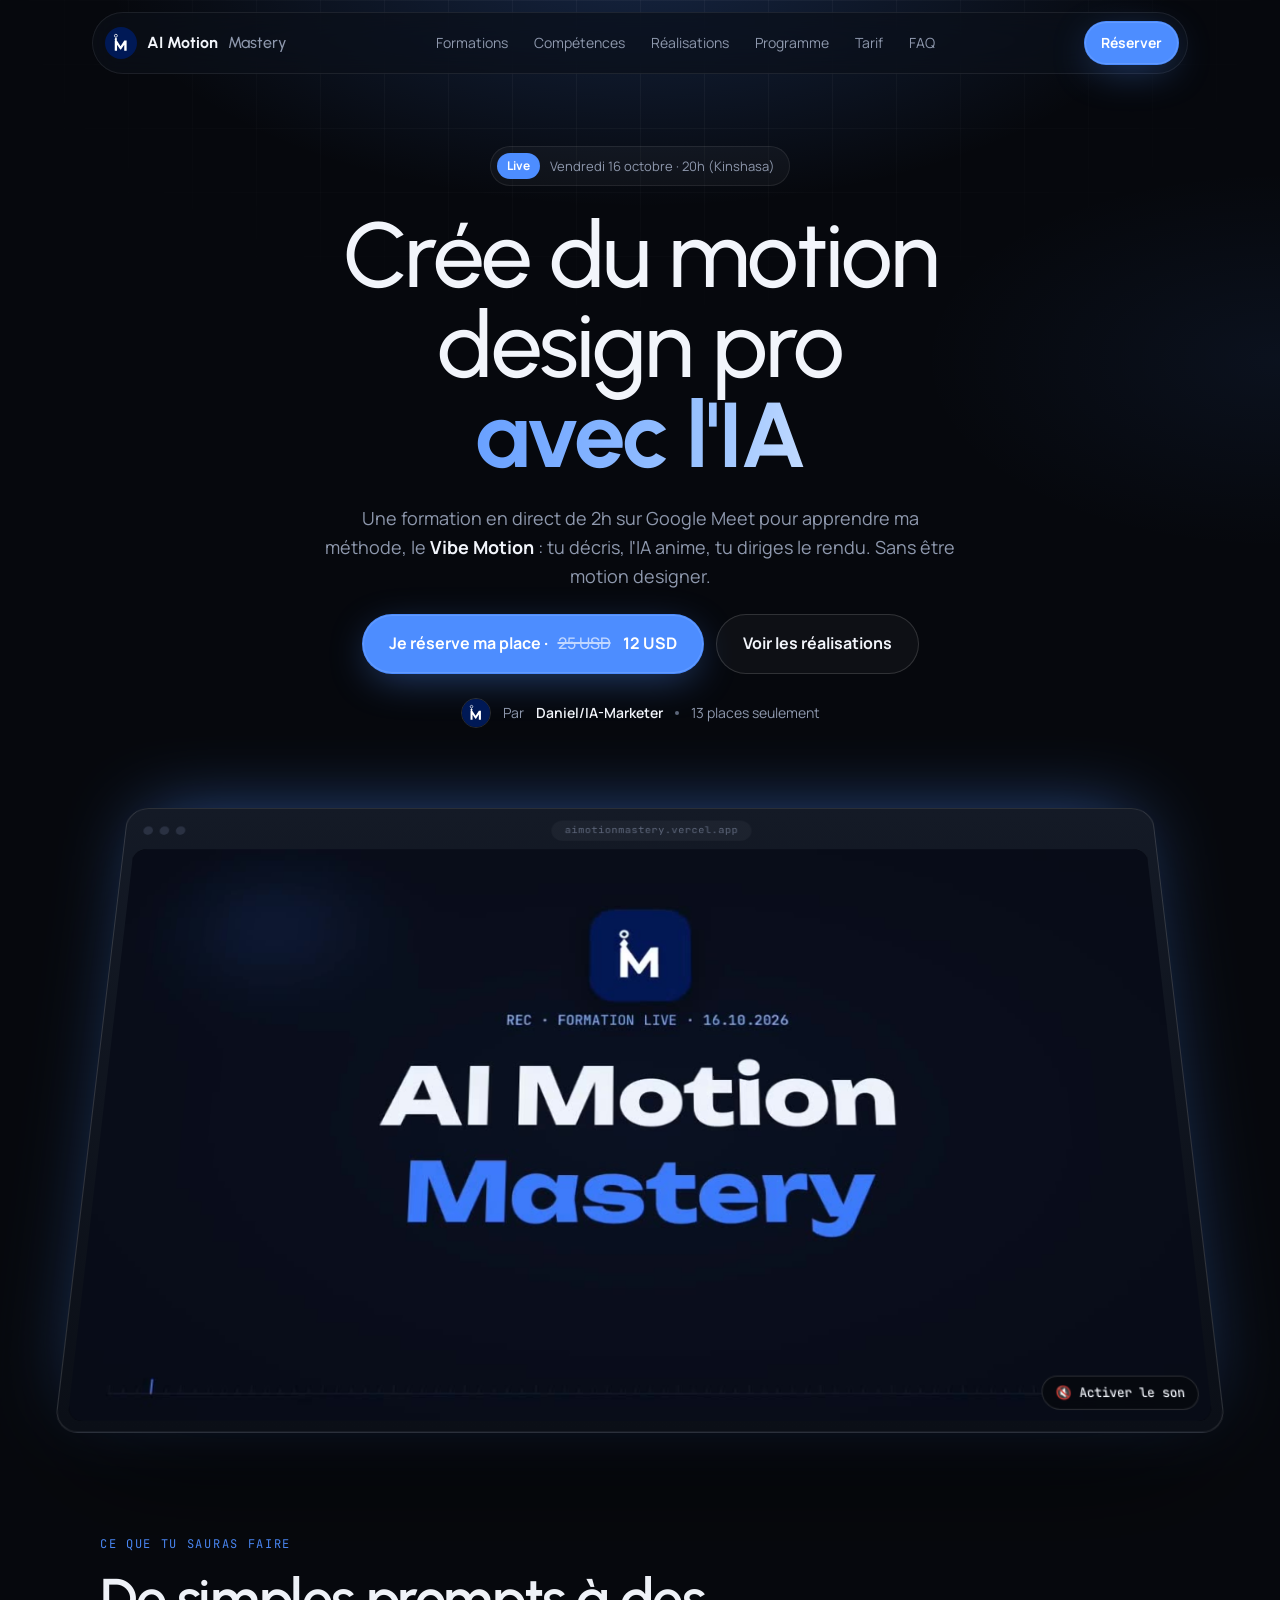
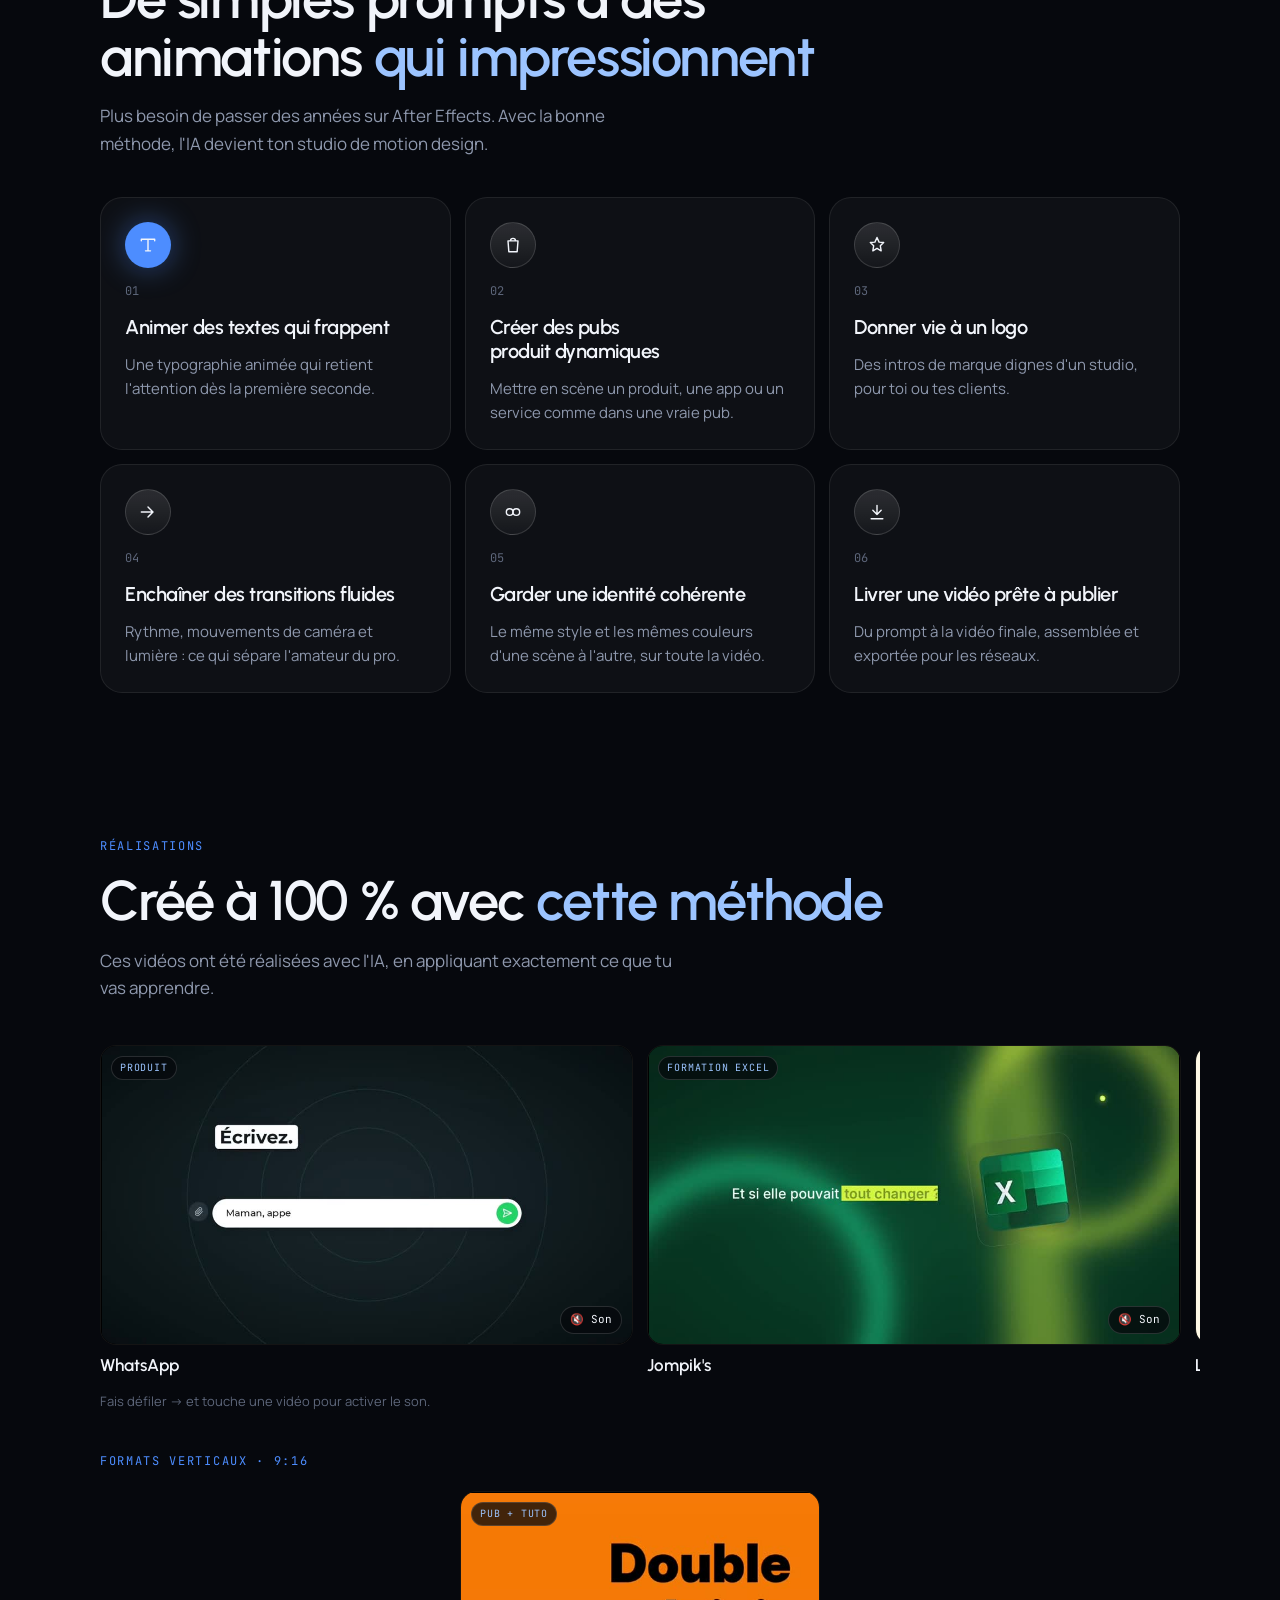
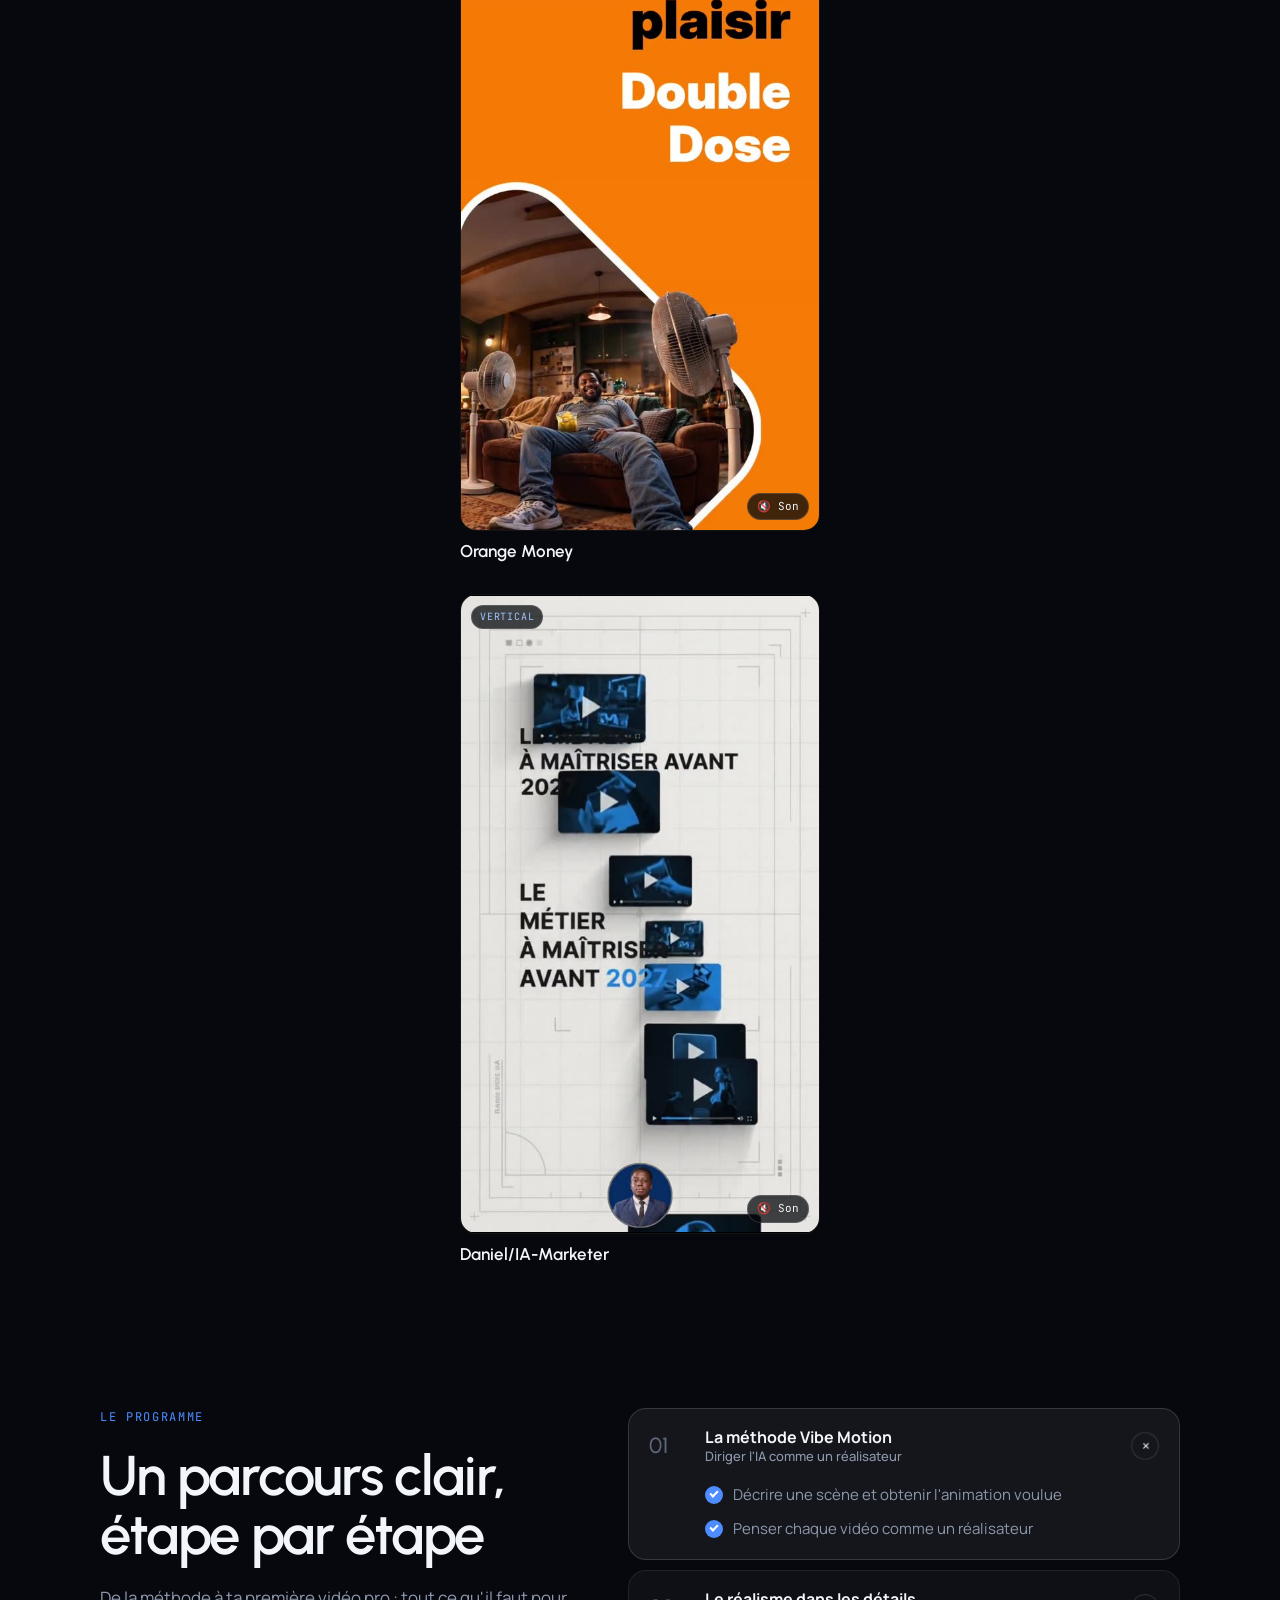
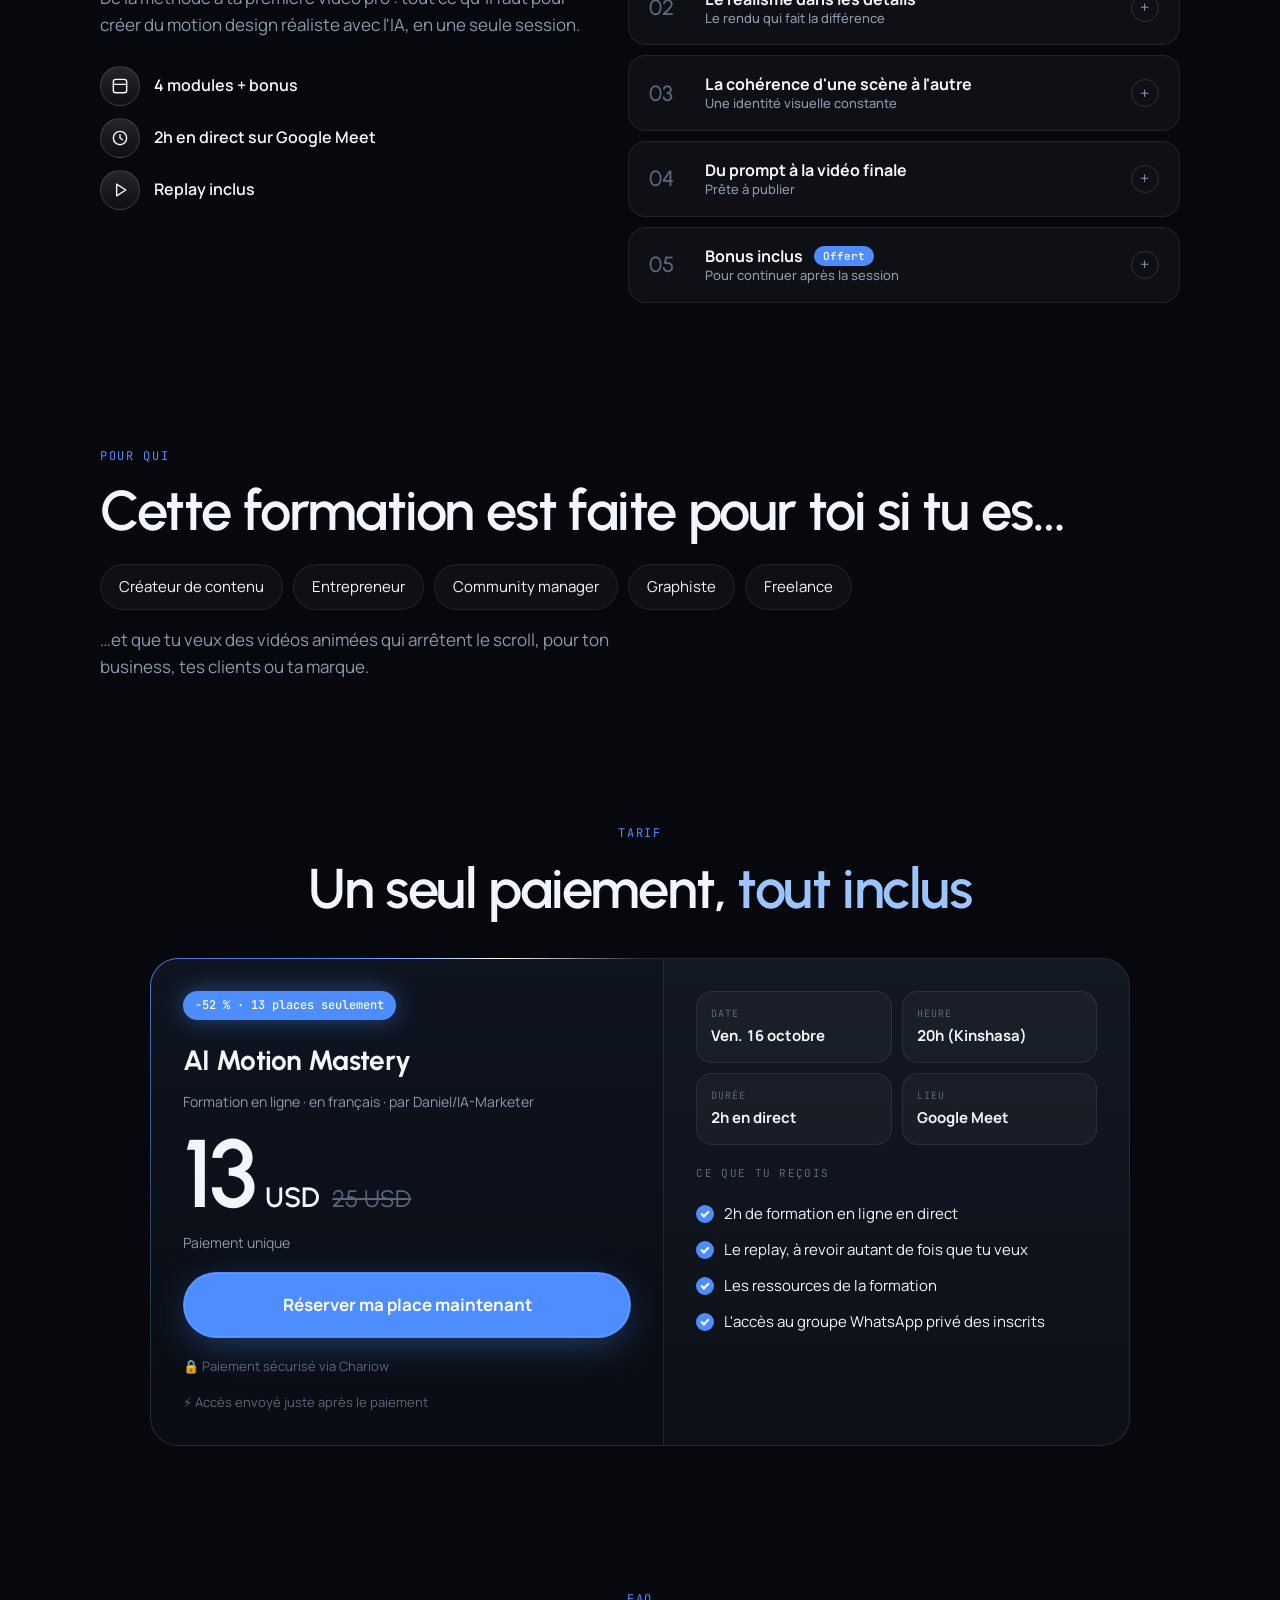
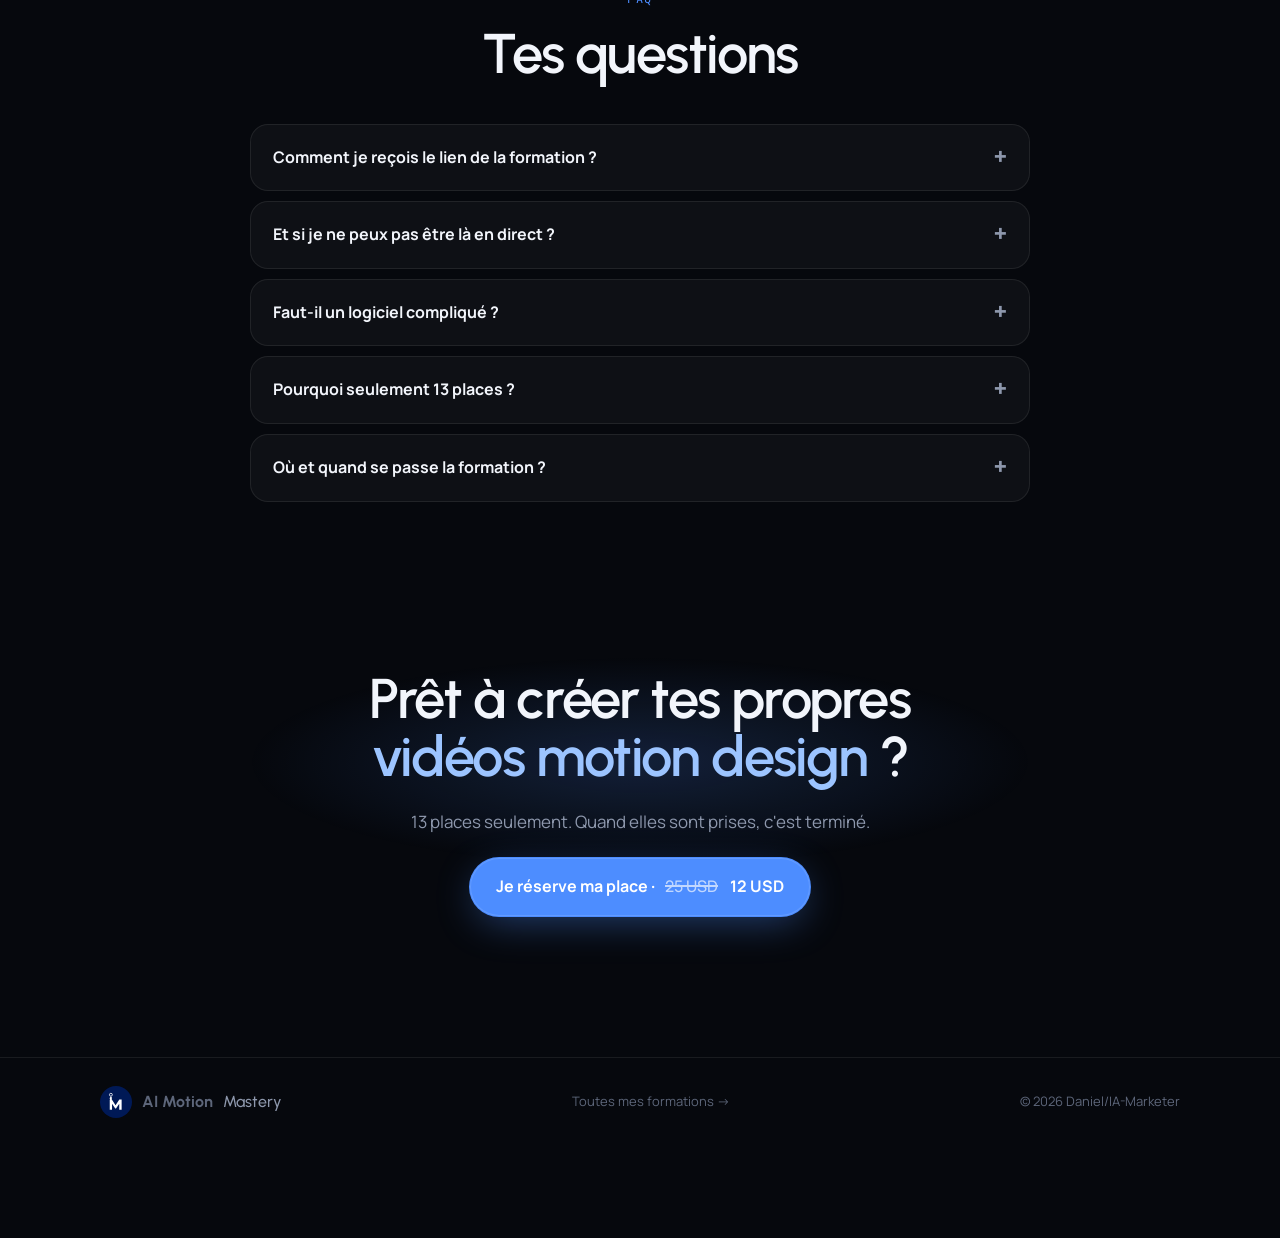
<file: ai-motion-mastery/index.html>
<!doctype html>
<html lang="fr">
<head>
<meta charset="utf-8">
<meta name="viewport" content="width=device-width,initial-scale=1,viewport-fit=cover">
<title>AI Motion Mastery · Formation motion design avec l'IA</title>
<meta name="description" content="Formation live : crée du motion design pro avec l'IA. Vendredi 16 octobre 2026, 20h (Kinshasa). 12 USD au lieu de 25 USD, 13 places.">
<meta property="og:title" content="AI Motion Mastery">
<meta property="og:description" content="Crée du motion design pro avec l'IA. Formation live le 16 octobre, 20h (Kinshasa). 12 USD au lieu de 25 USD, 13 places.">
<meta property="og:image" content="/img/og.png">
<meta name="theme-color" content="#06080d">
<link rel="icon" href="/img/logo.svg" type="image/svg+xml">
<link rel="apple-touch-icon" href="/img/apple-touch-icon.png">
<link rel="preconnect" href="https://fonts.googleapis.com">
<link rel="preconnect" href="https://fonts.gstatic.com" crossorigin>
<link rel="stylesheet" href="https://fonts.googleapis.com/css2?family=Urbanist:wght@400;500;600;700;800&family=Manrope:wght@400;500;600;700&family=JetBrains+Mono:wght@500&display=swap">
<style>
/* Layout: dark premium product page — floating pill nav, centered two-tone hero, tilted demo window,
   glass card grid, two-column programme with accordion, glowing price card. Accent = Daniel's electric blue. */
:root{
  --bg:#06080d; --bg-2:#0b0f17; --glass:rgba(255,255,255,.035); --glass-2:rgba(255,255,255,.06);
  --line:rgba(255,255,255,.08); --line-2:rgba(255,255,255,.14);
  --fg:#f2f5fb; --muted:#8e98ad; --dim:#5d667a;
  --accent:#4d8dff; --accent-2:#9cc4ff; --accent-ink:#04122e; --glow:rgba(77,141,255,.45);
  --display:"Urbanist","Avenir Next",system-ui,sans-serif;
  --body:"Manrope",system-ui,-apple-system,"Segoe UI",sans-serif;
  --mono:"JetBrains Mono",ui-monospace,Menlo,monospace;
  --r:22px;
  color-scheme:dark;
}
*{box-sizing:border-box}
html{-webkit-text-size-adjust:100%;scroll-behavior:smooth;scroll-padding-top:96px}
body{margin:0;background:var(--bg);color:var(--fg);font-family:var(--body);font-size:16px;line-height:1.6;overflow-x:hidden}
img,video{max-width:100%;display:block}
a{color:inherit}
h1,h2,h3{font-family:var(--display);margin:0;text-wrap:balance;letter-spacing:-.025em}
p{margin:0}
.wrap{max-width:1120px;margin:0 auto;padding-inline:20px}
section{padding-block:72px}
.label{font-family:var(--mono);font-size:12px;letter-spacing:.14em;text-transform:uppercase;color:var(--accent)}
.h2{font-size:clamp(32px,6vw,56px);font-weight:600;line-height:1.04}
.h2 em{font-style:normal;color:var(--accent-2)}
.sub{color:var(--muted);font-size:17px;max-width:58ch}

/* ambient background */
.ambient{position:fixed;inset:0;pointer-events:none;z-index:-1;
  background:radial-gradient(60% 40% at 50% -5%,rgba(77,141,255,.22),transparent 70%),
             radial-gradient(40% 30% at 100% 40%,rgba(77,141,255,.07),transparent 70%),
             linear-gradient(var(--bg),var(--bg))}
.ambient::after{content:"";position:absolute;inset:0;opacity:.5;
  background-image:linear-gradient(var(--line) 1px,transparent 1px),linear-gradient(90deg,var(--line) 1px,transparent 1px);
  background-size:64px 64px;mask-image:radial-gradient(70% 50% at 50% 0%,#000 20%,transparent 75%);-webkit-mask-image:radial-gradient(70% 50% at 50% 0%,#000 20%,transparent 75%)}

/* nav */
.nav{position:sticky;top:calc(env(safe-area-inset-top,0px) + 12px);z-index:20;margin:12px auto 0;max-width:1120px;padding-inline:12px}
.nav-in{display:flex;align-items:center;justify-content:space-between;gap:12px;padding:8px 8px 8px 12px;border-radius:999px;
  background:rgba(12,16,24,.72);border:1px solid var(--line);backdrop-filter:blur(14px) saturate(140%);-webkit-backdrop-filter:blur(14px) saturate(140%)}
.brand{display:flex;align-items:center;gap:10px;text-decoration:none;font-family:var(--display);font-weight:700;font-size:16px;white-space:nowrap}
.brand img{width:32px;height:32px;border-radius:50%}
.brand span{color:var(--muted);font-weight:500}
.links{display:flex;gap:26px;font-size:14px;color:var(--muted)}
.links a{text-decoration:none;transition:color .2s}
.links a:hover{color:var(--fg)}
.nav .btn{padding:10px 16px;font-size:14px}
@media(max-width:820px){.links{display:none}}
@media(max-width:440px){.cta-row .btn{font-size:15px;padding:15px 20px;width:100%}.brand span{display:none}}

/* buttons */
.btn{white-space:nowrap;display:inline-flex;align-items:center;justify-content:center;gap:10px;border-radius:999px;text-decoration:none;font-weight:700;font-family:var(--body);
  padding:16px 26px;font-size:16px;cursor:pointer;border:1px solid transparent;transition:transform .2s,box-shadow .2s,background .2s}
.btn-primary{background:var(--accent);color:#fff;box-shadow:0 0 0 1px rgba(255,255,255,.12) inset,0 10px 40px -8px var(--glow)}
.btn-primary:hover{transform:translateY(-2px);box-shadow:0 0 0 1px rgba(255,255,255,.2) inset,0 14px 50px -6px var(--glow)}
.btn-ghost{background:var(--glass);border-color:var(--line-2);color:var(--fg)}
.btn-ghost:hover{background:var(--glass-2)}
.btn:focus-visible,.clip:focus-visible,summary:focus-visible{outline:3px solid var(--accent-2);outline-offset:3px}
s.old{opacity:.65;font-weight:500;text-decoration-thickness:2px;margin-right:2px}
.js-buy{animation:buzz 3s ease-in-out 1.5s infinite}
.js-buy:hover,.js-buy:focus-visible{animation-play-state:paused}
@keyframes buzz{0%,82%,100%{transform:translate(0) rotate(0)}84%{transform:translateX(-3px) rotate(-2deg)}86%{transform:translateX(3px) rotate(2deg)}88%{transform:translateX(-3px) rotate(-1.5deg)}90%{transform:translateX(3px) rotate(1.5deg)}92%{transform:translateX(-2px) rotate(-1deg)}94%{transform:translateX(1px) rotate(0)}}

/* hero */
.hero{padding-block:72px 0;text-align:center;display:flex;flex-direction:column;align-items:center;gap:24px}
.pill{display:inline-flex;align-items:center;gap:10px;padding:6px 14px 6px 6px;border-radius:999px;background:var(--glass);border:1px solid var(--line);font-size:13px;color:var(--muted)}
.pill b{background:var(--accent);color:#fff;font-weight:700;font-size:12px;padding:3px 10px;border-radius:999px}
.hero h1{font-size:clamp(42px,8.4vw,92px);font-weight:500;line-height:.98;max-width:13ch}
.hero h1 .hl{display:block;font-weight:700;background:linear-gradient(100deg,var(--accent) 10%,var(--accent-2) 60%,#fff 95%);-webkit-background-clip:text;background-clip:text;color:transparent}
.hero .sub{text-align:center;font-size:18px}
.cta-row{display:flex;flex-wrap:wrap;justify-content:center;gap:12px}
.by{display:flex;align-items:center;gap:12px;font-size:14px;color:var(--muted);flex-wrap:wrap;justify-content:center}
.by img{width:30px;height:30px;border-radius:50%;border:1px solid var(--line-2)}
.by b{color:var(--fg);font-weight:600}
.dot{width:4px;height:4px;border-radius:50%;background:var(--dim)}

/* demo window */
.stage{perspective:1600px;margin-top:56px;width:100%}
.window{--tilt:22deg;transform:rotateX(var(--tilt)) scale(.94);transform-origin:50% 0;transition:transform .15s linear;
  border-radius:var(--r);background:linear-gradient(180deg,#141a26,#0b0f17);border:1px solid var(--line-2);padding:10px;
  box-shadow:0 -20px 80px -20px var(--glow),0 40px 120px -30px rgba(0,0,0,.9)}
.bar-top{display:flex;align-items:center;gap:7px;padding:4px 8px 10px}
.bar-top i{width:10px;height:10px;border-radius:50%;background:#2a3142}
.bar-top span{margin-left:auto;margin-right:auto;font-family:var(--mono);font-size:11px;color:var(--dim);background:rgba(255,255,255,.04);padding:3px 14px;border-radius:999px;transform:translateX(-14px)}
.promo{position:relative;aspect-ratio:16/9;border-radius:14px;overflow:hidden;background:#000}
.promo video{position:absolute;inset:0;width:100%;height:100%;object-fit:contain}
.chip-btn{position:absolute;right:10px;bottom:10px;font:500 12px var(--mono);color:var(--fg);background:rgba(6,8,13,.78);border:1px solid var(--line-2);padding:7px 12px;border-radius:999px;cursor:pointer;backdrop-filter:blur(6px)}
.chip-btn[aria-pressed="true"]{border-color:var(--accent);color:var(--accent-2)}

/* skills grid */
.head{display:flex;flex-direction:column;gap:16px;margin-bottom:40px}
.grid{display:grid;grid-template-columns:repeat(3,minmax(0,1fr));gap:14px}
@media(max-width:900px){.grid{grid-template-columns:repeat(2,minmax(0,1fr))}}
@media(max-width:560px){.grid{grid-template-columns:1fr}}
.card{position:relative;border-radius:var(--r);padding:24px;background:var(--glass);border:1px solid var(--line);overflow:hidden;display:flex;flex-direction:column;gap:14px;min-width:0;
  transition:border-color .3s,transform .3s}
.card::before{content:"";position:absolute;inset:0;background:radial-gradient(300px circle at var(--mx,50%) var(--my,-20%),rgba(77,141,255,.16),transparent 60%);opacity:0;transition:opacity .3s;pointer-events:none}
.card:hover{border-color:var(--line-2);transform:translateY(-3px)}
.card:hover::before{opacity:1}
.ico{width:46px;height:46px;border-radius:50%;display:grid;place-items:center;background:linear-gradient(180deg,rgba(255,255,255,.12),rgba(255,255,255,.03));border:1px solid var(--line-2)}
.ico svg{width:20px;height:20px;stroke:var(--fg);fill:none;stroke-width:1.7;stroke-linecap:round;stroke-linejoin:round}
.card.hot .ico{background:var(--accent);border-color:transparent;box-shadow:0 0 30px var(--glow)}
.num{font-family:var(--mono);font-size:12px;color:var(--dim)}
.card h3{font-size:20px;font-weight:600;line-height:1.2}
.card p{color:var(--muted);font-size:15px}

/* reel */
.reel{--h:min(48vw,300px);display:flex;align-items:flex-start;gap:14px;overflow-x:auto;scroll-snap-type:x mandatory;scroll-padding-inline:20px;margin-inline:-20px;padding:4px 20px 16px;scrollbar-width:thin;scrollbar-color:var(--line-2) transparent;-webkit-overflow-scrolling:touch}
.clip{flex:0 0 auto;width:calc(var(--h) * 16 / 9);scroll-snap-align:start;display:flex;flex-direction:column;gap:10px;cursor:pointer;-webkit-tap-highlight-color:transparent}
.screen{position:relative;width:100%;height:var(--h);border-radius:16px;overflow:hidden;background:#000;border:1px solid var(--line)}
.screen video{position:absolute;inset:0;width:100%;height:100%;object-fit:contain;background:#000}
.badge{position:absolute;top:10px;left:10px;font-family:var(--mono);font-size:10px;letter-spacing:.08em;background:rgba(6,8,13,.75);border:1px solid var(--line-2);padding:3px 8px;border-radius:999px;color:var(--accent-2);z-index:1}
.sound{position:absolute;right:10px;bottom:10px;font-family:var(--mono);font-size:11px;background:rgba(6,8,13,.75);border:1px solid var(--line-2);padding:4px 9px;border-radius:999px;z-index:1;white-space:nowrap}
.clip[aria-pressed="true"] .screen{border-color:var(--accent);box-shadow:0 0 0 1px var(--accent),0 0 40px -10px var(--glow)}
.cap{font-family:var(--display);font-size:17px;font-weight:600;line-height:1.2}
.hint{font-size:13px;color:var(--dim)}
.stack{display:flex;flex-direction:column;align-items:center;gap:32px;margin-top:20px}
.stack .clip{width:min(100%,360px)}
.stack .screen{height:auto;aspect-ratio:9/16}
.sub-label{margin-top:40px}

/* programme */
.prog{display:grid;grid-template-columns:minmax(0,1fr) minmax(0,1.15fr);gap:48px;align-items:start}
@media(max-width:900px){.prog{grid-template-columns:1fr;gap:32px}}
.prog-left{display:flex;flex-direction:column;gap:20px;position:sticky;top:110px}
@media(max-width:900px){.prog-left{position:static}}
.stats{list-style:none;margin:8px 0 0;padding:0;display:flex;flex-direction:column;gap:12px}
.stats li{display:flex;align-items:center;gap:14px;font-weight:600}
.stats .ico{width:40px;height:40px}
.mods{display:flex;flex-direction:column;gap:10px}
details.mod{border-radius:18px;background:var(--glass);border:1px solid var(--line);transition:border-color .3s,background .3s}
details.mod[open]{background:var(--glass-2);border-color:var(--line-2)}
details.mod summary{list-style:none;display:grid;grid-template-columns:44px 1fr auto;align-items:center;gap:12px;padding:18px 20px;cursor:pointer}
details.mod summary::-webkit-details-marker{display:none}
.mod .n{font-family:var(--display);font-size:22px;color:var(--dim);font-weight:500}
.mod .t{font-weight:700;font-size:16px;line-height:1.3}
.mod .t small{display:block;font-weight:500;font-size:13px;color:var(--muted)}
.mod .plus{width:28px;height:28px;border-radius:50%;border:1px solid var(--line-2);display:grid;place-items:center;transition:transform .3s;color:var(--muted)}
.mod[open] .plus{transform:rotate(45deg);color:var(--fg)}
.mod .tag{font-family:var(--mono);font-size:11px;font-weight:500;background:var(--accent);color:#fff;padding:3px 9px;border-radius:999px;margin-left:8px;vertical-align:2px}
.mod ul{list-style:none;margin:0;padding:0 20px 18px 76px;display:flex;flex-direction:column;gap:10px}
.mod li{display:flex;gap:10px;color:var(--muted);font-size:15px}
.check{flex:0 0 18px;height:18px;margin-top:3px;border-radius:50%;background:var(--accent);display:grid;place-items:center}
.check::after{content:"";width:6px;height:3px;border-left:2px solid #fff;border-bottom:2px solid #fff;transform:rotate(-45deg) translate(1px,-1px)}
@media(max-width:480px){.mod ul{padding-left:20px}}

/* audience */
.who{display:flex;flex-wrap:wrap;gap:10px;margin-top:8px}
.who span{padding:10px 18px;border-radius:999px;background:var(--glass);border:1px solid var(--line);font-size:15px}

/* pricing */
.price-wrap{text-align:center;display:flex;flex-direction:column;align-items:center;gap:16px;margin-bottom:40px}
@property --a{syntax:"<angle>";inherits:false;initial-value:0deg}
.price{position:relative;border-radius:28px;padding:1px;background:conic-gradient(from var(--a),transparent 0deg,transparent 250deg,var(--accent) 310deg,#fff 330deg,transparent 360deg),var(--line-2);animation:spin 5s linear infinite;max-width:980px;margin:0 auto}
@keyframes spin{to{--a:360deg}}
.price-in{border-radius:27px;background:linear-gradient(180deg,#0e1420,#090c13);display:grid;grid-template-columns:minmax(0,1.1fr) minmax(0,1fr);gap:0;overflow:hidden}
@media(max-width:820px){.price-in{grid-template-columns:1fr}}
.pl{padding:32px;display:flex;flex-direction:column;gap:18px;text-align:left}
.pr{padding:32px;border-left:1px solid var(--line);display:flex;flex-direction:column;gap:20px;background:rgba(255,255,255,.015)}
@media(max-width:820px){.pr{border-left:0;border-top:1px solid var(--line)}}
.ptag{align-self:flex-start;font-family:var(--mono);font-size:12px;font-weight:500;background:var(--accent);color:#fff;padding:5px 12px;border-radius:999px;box-shadow:0 0 24px var(--glow)}
.pl h3{font-size:28px;font-weight:700}
.pl .meta{color:var(--muted);font-size:14px;margin-top:-10px}
.amount{display:flex;align-items:baseline;gap:12px;flex-wrap:wrap}
.amount .big{font-family:var(--display);font-size:clamp(64px,12vw,96px);font-weight:600;line-height:.9;letter-spacing:-.04em;font-variant-numeric:tabular-nums}
.amount .cur{font-family:var(--display);font-size:28px;font-weight:600}
.amount s{font-family:var(--display);font-size:24px;color:var(--dim);text-decoration-thickness:2px}
.amount .once{width:100%;color:var(--muted);font-size:14px}
.pl .btn{width:100%;padding:18px;font-size:17px}
.secure{display:flex;flex-wrap:wrap;gap:16px;font-size:13px;color:var(--dim)}
.tiles{display:grid;grid-template-columns:repeat(2,minmax(0,1fr));gap:10px}
.tile{border-radius:16px;background:var(--glass);border:1px solid var(--line);padding:14px;display:flex;flex-direction:column;gap:2px}
.tile small{font-family:var(--mono);font-size:10px;letter-spacing:.1em;text-transform:uppercase;color:var(--dim)}
.tile b{font-size:15px;font-variant-numeric:tabular-nums}
.incl-label{font-family:var(--mono);font-size:11px;letter-spacing:.12em;text-transform:uppercase;color:var(--dim)}
.incl{list-style:none;margin:0;padding:0;display:flex;flex-direction:column;gap:12px}
.incl li{display:flex;gap:10px;font-size:15px}

/* faq */
.faq{max-width:780px;margin:0 auto;display:flex;flex-direction:column;gap:10px}
.faq details{border-radius:18px;background:var(--glass);border:1px solid var(--line)}
.faq summary{list-style:none;cursor:pointer;padding:20px 22px;display:flex;justify-content:space-between;gap:16px;font-weight:700;font-size:16px}
.faq summary::-webkit-details-marker{display:none}
.faq summary::after{content:"+";font-family:var(--display);font-size:22px;line-height:1;color:var(--muted);transition:transform .3s}
.faq details[open] summary::after{transform:rotate(45deg)}
.faq p{padding:0 22px 20px;color:var(--muted)}

/* final */
.final{text-align:center;display:flex;flex-direction:column;align-items:center;gap:22px;padding-block:96px 140px;position:relative}
.final::before{content:"";position:absolute;inset:auto 0 30% 0;height:300px;background:radial-gradient(50% 50% at 50% 50%,rgba(77,141,255,.18),transparent 70%);z-index:-1}
footer{border-top:1px solid var(--line);padding-block:28px 120px;color:var(--dim);font-size:13px}
footer .wrap{display:flex;justify-content:space-between;align-items:center;gap:16px;flex-wrap:wrap}

/* sticky mobile bar */
.mbar{position:fixed;left:12px;right:12px;bottom:calc(12px + env(safe-area-inset-bottom,0px));z-index:30;display:none;align-items:center;justify-content:space-between;gap:12px;
  padding:10px 10px 10px 18px;border-radius:999px;background:rgba(12,16,24,.86);border:1px solid var(--line-2);backdrop-filter:blur(14px);-webkit-backdrop-filter:blur(14px);
  transform:translateY(140%);transition:transform .35s ease}
.mbar.show{transform:none}
.mbar p{font-size:12px;color:var(--muted);line-height:1.25}
.mbar p b{display:block;color:var(--fg);font-size:15px}
.mbar .btn{padding:12px 18px;font-size:14px;flex-shrink:0}
@media(max-width:820px){.mbar{display:flex}}

/* reveal */
.js .rv{opacity:0;transform:translateY(24px);filter:blur(8px);transition:opacity .8s cubic-bezier(.2,.7,.2,1),transform .8s cubic-bezier(.2,.7,.2,1),filter .8s}
.js .rv.in{opacity:1;transform:none;filter:none}
.js .rv.d1{transition-delay:.08s}.js .rv.d2{transition-delay:.16s}.js .rv.d3{transition-delay:.24s}
@media(prefers-reduced-motion:reduce){*,*::before,*::after{animation:none!important;transition:none!important}.js .rv{opacity:1;transform:none;filter:none}.window{transform:none!important}}
</style>
<script>document.documentElement.classList.add("js")</script>
</head>
<body>
<div class="ambient" aria-hidden="true"></div>

<nav class="nav" aria-label="Navigation">
  <div class="nav-in">
    <a class="brand" href="#top"><img src="/img/logo.svg" alt="" width="32" height="32">AI Motion <span>Mastery</span></a>
    <div class="links"><a href="https://daniel-ia-marketer.vercel.app/">Formations</a><a href="#competences">Compétences</a><a href="#realisations">Réalisations</a><a href="#programme">Programme</a><a href="#tarif">Tarif</a><a href="#faq">FAQ</a></div>
    <a class="btn btn-primary" href="#tarif">Réserver</a>
  </div>
</nav>

<main id="top">
  <header class="wrap hero">
    <span class="pill rv"><b>Live</b>Vendredi 16 octobre · 20h (Kinshasa)</span>
    <h1 class="rv d1">Crée du motion design pro <span class="hl">avec l'IA</span></h1>
    <p class="sub rv d2">Une formation en direct de 2h sur Google Meet pour apprendre ma méthode, le <b style="color:var(--fg)">Vibe Motion</b> : tu décris, l'IA anime, tu diriges le rendu. Sans être motion designer.</p>
    <div class="cta-row rv d3">
      <a class="btn btn-primary js-buy" href="https://daniel-ia-marketer.mychariow.com/aimotionmaster" target="_blank" rel="noopener">Je réserve ma place · <s class="old">25 USD</s> 12 USD</a>
      <a class="btn btn-ghost" href="#realisations">Voir les réalisations</a>
    </div>
    <div class="by rv d3"><img src="/img/logo.svg" alt="" width="30" height="30">Par <b>Daniel/IA-Marketer</b><i class="dot"></i>13 places seulement</div>

    <div class="stage">
      <div class="window" id="win">
        <div class="bar-top" aria-hidden="true"><i></i><i></i><i></i><span>aimotionmastery.vercel.app</span></div>
        <div class="promo">
          <video id="promo" autoplay muted loop playsinline preload="auto" poster="/videos/presentation.jpg" src="/videos/presentation.mp4"></video>
          <button class="chip-btn" id="promoSound" type="button" aria-pressed="false">🔇 Activer le son</button>
        </div>
      </div>
    </div>
  </header>

  <section id="competences" class="wrap">
    <div class="head">
      <p class="label rv">Ce que tu sauras faire</p>
      <h2 class="h2 rv d1">De simples prompts à des animations <em>qui impressionnent</em></h2>
      <p class="sub rv d2">Plus besoin de passer des années sur After Effects. Avec la bonne méthode, l'IA devient ton studio de motion design.</p>
    </div>
    <div class="grid">
      <article class="card hot rv"><div class="ico"><svg viewBox="0 0 24 24"><path d="M4 7V5h16v2M12 5v14M9 19h6"/></svg></div><span class="num">01</span><h3>Animer des textes qui frappent</h3><p>Une typographie animée qui retient l'attention dès la première seconde.</p></article>
      <article class="card rv d1"><div class="ico"><svg viewBox="0 0 24 24"><path d="M6 7h12l-1 13H7L6 7zM9 7a3 3 0 0 1 6 0"/></svg></div><span class="num">02</span><h3>Créer des pubs produit dynamiques</h3><p>Mettre en scène un produit, une app ou un service comme dans une vraie pub.</p></article>
      <article class="card rv d2"><div class="ico"><svg viewBox="0 0 24 24"><path d="M12 3l2.5 5.5L20 9l-4 4 1 6-5-3-5 3 1-6-4-4 5.5-.5z"/></svg></div><span class="num">03</span><h3>Donner vie à un logo</h3><p>Des intros de marque dignes d'un studio, pour toi ou tes clients.</p></article>
      <article class="card rv"><div class="ico"><svg viewBox="0 0 24 24"><path d="M4 12h12M12 6l6 6-6 6"/></svg></div><span class="num">04</span><h3>Enchaîner des transitions fluides</h3><p>Rythme, mouvements de caméra et lumière : ce qui sépare l'amateur du pro.</p></article>
      <article class="card rv d1"><div class="ico"><svg viewBox="0 0 24 24"><circle cx="8" cy="12" r="4"/><circle cx="16" cy="12" r="4"/></svg></div><span class="num">05</span><h3>Garder une identité cohérente</h3><p>Le même style et les mêmes couleurs d'une scène à l'autre, sur toute la vidéo.</p></article>
      <article class="card rv d2"><div class="ico"><svg viewBox="0 0 24 24"><path d="M12 4v11M7 10l5 5 5-5M5 20h14"/></svg></div><span class="num">06</span><h3>Livrer une vidéo prête à publier</h3><p>Du prompt à la vidéo finale, assemblée et exportée pour les réseaux.</p></article>
    </div>
  </section>

  <section id="realisations" class="wrap">
    <div class="head">
      <p class="label rv">Réalisations</p>
      <h2 class="h2 rv d1">Créé à 100 % avec <em>cette méthode</em></h2>
      <p class="sub rv d2">Ces vidéos ont été réalisées avec l'IA, en appliquant exactement ce que tu vas apprendre.</p>
    </div>
    <div class="reel rv" id="reel">
      <div class="clip" role="button" tabindex="0" aria-pressed="false" data-n="3"><div class="screen"><video muted loop playsinline preload="none" poster="/videos/realisation-3.jpg" data-src="/videos/realisation-3.mp4"></video><span class="badge">PRODUIT</span><span class="sound">🔇 Son</span></div><span class="cap">WhatsApp</span></div>
      <div class="clip" role="button" tabindex="0" aria-pressed="false" data-n="5"><div class="screen"><video muted loop playsinline preload="none" poster="/videos/realisation-5.jpg" data-src="/videos/realisation-5.mp4"></video><span class="badge">FORMATION EXCEL</span><span class="sound">🔇 Son</span></div><span class="cap">Jompik's</span></div>
      <div class="clip" role="button" tabindex="0" aria-pressed="false" data-n="8"><div class="screen"><video muted loop playsinline preload="none" poster="/videos/realisation-8.jpg" data-src="/videos/realisation-8.mp4"></video><span class="badge">MARQUE</span><span class="sound">🔇 Son</span></div><span class="cap">La Fleur Spice</span></div>
      <div class="clip" role="button" tabindex="0" aria-pressed="false" data-n="7"><div class="screen"><video muted loop playsinline preload="none" poster="/videos/realisation-7.jpg" data-src="/videos/realisation-7.mp4"></video><span class="badge">SAAS</span><span class="sound">🔇 Son</span></div><span class="cap">FChat</span></div>
      <div class="clip" role="button" tabindex="0" aria-pressed="false" data-n="9"><div class="screen"><video muted loop playsinline preload="none" poster="/videos/realisation-9.jpg" data-src="/videos/realisation-9.mp4"></video><span class="badge">PUB</span><span class="sound">🔇 Son</span></div><span class="cap">McDonald's</span></div>
      <div class="clip" role="button" tabindex="0" aria-pressed="false" data-n="10"><div class="screen"><video muted loop playsinline preload="none" poster="/videos/realisation-10.jpg" data-src="/videos/realisation-10.mp4"></video><span class="badge">EXPLAINER</span><span class="sound">🔇 Son</span></div><span class="cap">Suno</span></div>
      <div class="clip" role="button" tabindex="0" aria-pressed="false" data-n="4"><div class="screen"><video muted loop playsinline preload="none" poster="/videos/realisation-4.jpg" data-src="/videos/realisation-4.mp4"></video><span class="badge">PUB APP</span><span class="sound">🔇 Son</span></div><span class="cap">Yango</span></div>
      <div class="clip" role="button" tabindex="0" aria-pressed="false" data-n="1"><div class="screen"><video muted loop playsinline preload="none" poster="/videos/realisation-1.jpg" data-src="/videos/realisation-1.mp4"></video><span class="badge">E-COMMERCE</span><span class="sound">🔇 Son</span></div><span class="cap">Teka</span></div>
    </div>
    <p class="hint">Fais défiler → et touche une vidéo pour activer le son.</p>

    <p class="label sub-label rv">Formats verticaux · 9:16</p>
    <div class="stack">
      <div class="clip v rv" role="button" tabindex="0" aria-pressed="false" data-n="2"><div class="screen"><video muted loop playsinline preload="none" poster="/videos/realisation-2.jpg" data-src="/videos/realisation-2.mp4"></video><span class="badge">PUB + TUTO</span><span class="sound">🔇 Son</span></div><span class="cap">Orange Money</span></div>
      <div class="clip v rv" role="button" tabindex="0" aria-pressed="false" data-n="6"><div class="screen"><video muted loop playsinline preload="none" poster="/videos/realisation-6.jpg" data-src="/videos/realisation-6.mp4"></video><span class="badge">VERTICAL</span><span class="sound">🔇 Son</span></div><span class="cap">Daniel/IA-Marketer</span></div>
    </div>
  </section>

  <section id="programme" class="wrap">
    <div class="prog">
      <div class="prog-left">
        <p class="label rv">Le programme</p>
        <h2 class="h2 rv d1">Un parcours clair, étape par étape</h2>
        <p class="sub rv d2">De la méthode à ta première vidéo pro : tout ce qu'il faut pour créer du motion design réaliste avec l'IA, en une seule session.</p>
        <ul class="stats rv d3">
          <li><span class="ico"><svg viewBox="0 0 24 24"><rect x="4" y="4" width="16" height="16" rx="3"/><path d="M4 10h16"/></svg></span>4 modules + bonus</li>
          <li><span class="ico"><svg viewBox="0 0 24 24"><circle cx="12" cy="12" r="8"/><path d="M12 8v4l3 2"/></svg></span>2h en direct sur Google Meet</li>
          <li><span class="ico"><svg viewBox="0 0 24 24"><path d="M8 5v14l11-7z"/></svg></span>Replay inclus</li>
        </ul>
      </div>
      <div class="mods">
        <details class="mod rv" open><summary><span class="n">01</span><span class="t">La méthode Vibe Motion<small>Diriger l'IA comme un réalisateur</small></span><span class="plus">+</span></summary>
          <ul><li><i class="check"></i>Décrire une scène et obtenir l'animation voulue</li><li><i class="check"></i>Penser chaque vidéo comme un réalisateur</li></ul></details>
        <details class="mod rv d1"><summary><span class="n">02</span><span class="t">Le réalisme dans les détails<small>Le rendu qui fait la différence</small></span><span class="plus">+</span></summary>
          <ul><li><i class="check"></i>Rythme et mouvements de caméra</li><li><i class="check"></i>Lumière et typographie : ce qui sépare un rendu amateur d'un rendu pro</li></ul></details>
        <details class="mod rv d2"><summary><span class="n">03</span><span class="t">La cohérence d'une scène à l'autre<small>Une identité visuelle constante</small></span><span class="plus">+</span></summary>
          <ul><li><i class="check"></i>Garder le même style et les mêmes couleurs</li><li><i class="check"></i>Respecter l'identité de la marque sur toute la vidéo</li></ul></details>
        <details class="mod rv d3"><summary><span class="n">04</span><span class="t">Du prompt à la vidéo finale<small>Prête à publier</small></span><span class="plus">+</span></summary>
          <ul><li><i class="check"></i>Assembler tes scènes</li><li><i class="check"></i>Sortir une vidéo prête pour les réseaux sociaux</li></ul></details>
        <details class="mod rv d3"><summary><span class="n">05</span><span class="t">Bonus inclus <span class="tag">Offert</span><small>Pour continuer après la session</small></span><span class="plus">+</span></summary>
          <ul><li><i class="check"></i>Le replay, à revoir autant de fois que tu veux</li><li><i class="check"></i>Les ressources de la formation</li><li><i class="check"></i>L'accès au groupe WhatsApp privé des inscrits</li></ul></details>
      </div>
    </div>
  </section>

  <section class="wrap">
    <div class="head" style="margin-bottom:0">
      <p class="label rv">Pour qui</p>
      <h2 class="h2 rv d1">Cette formation est faite pour toi si tu es…</h2>
      <div class="who rv d2"><span>Créateur de contenu</span><span>Entrepreneur</span><span>Community manager</span><span>Graphiste</span><span>Freelance</span></div>
      <p class="sub rv d3">…et que tu veux des vidéos animées qui arrêtent le scroll, pour ton business, tes clients ou ta marque.</p>
    </div>
  </section>

  <section id="tarif" class="wrap">
    <div class="price-wrap">
      <p class="label rv">Tarif</p>
      <h2 class="h2 rv d1">Un seul paiement, <em>tout inclus</em></h2>
    </div>
    <div class="price rv d2">
      <div class="price-in">
        <div class="pl">
          <span class="ptag">−52 % · 13 places seulement</span>
          <h3>AI Motion Mastery</h3>
          <p class="meta">Formation en ligne · en français · par Daniel/IA-Marketer</p>
          <div class="amount"><span class="big" id="priceNum" data-to="12">12</span><span class="cur">USD</span><s>25 USD</s><span class="once">Paiement unique</span></div>
          <a class="btn btn-primary js-buy" href="https://daniel-ia-marketer.mychariow.com/aimotionmaster" target="_blank" rel="noopener">Réserver ma place maintenant</a>
          <div class="secure"><span>🔒 Paiement sécurisé via Chariow</span><span>⚡ Accès envoyé juste après le paiement</span></div>
        </div>
        <div class="pr">
          <div class="tiles">
            <div class="tile"><small>Date</small><b>Ven. 16 octobre</b></div>
            <div class="tile"><small>Heure</small><b>20h (Kinshasa)</b></div>
            <div class="tile"><small>Durée</small><b>2h en direct</b></div>
            <div class="tile"><small>Lieu</small><b>Google Meet</b></div>
          </div>
          <p class="incl-label">Ce que tu reçois</p>
          <ul class="incl">
            <li><i class="check"></i>2h de formation en ligne en direct</li>
            <li><i class="check"></i>Le replay, à revoir autant de fois que tu veux</li>
            <li><i class="check"></i>Les ressources de la formation</li>
            <li><i class="check"></i>L'accès au groupe WhatsApp privé des inscrits</li>
          </ul>
        </div>
      </div>
    </div>
  </section>

  <section id="faq" class="wrap">
    <div class="price-wrap">
      <p class="label rv">FAQ</p>
      <h2 class="h2 rv d1">Tes questions</h2>
    </div>
    <div class="faq">
      <details class="rv"><summary>Comment je reçois le lien de la formation ?</summary><p>Juste après le paiement, tu arrives sur ta page d'accès avec le lien du groupe WhatsApp des inscrits et le lien Google Meet de la session.</p></details>
      <details class="rv"><summary>Et si je ne peux pas être là en direct ?</summary><p>Le replay est inclus : tu pourras revoir toute la session à ton rythme.</p></details>
      <details class="rv"><summary>Faut-il un logiciel compliqué ?</summary><p>Non. Avec le Vibe Motion, tu décris ce que tu veux, l'IA anime et tu diriges le rendu, sans logiciel de motion design compliqué.</p></details>
      <details class="rv"><summary>Pourquoi seulement 13 places ?</summary><p>Pour garder un petit groupe : chacun peut poser ses questions et avancer vraiment pendant la session.</p></details>
      <details class="rv"><summary>Où et quand se passe la formation ?</summary><p>En ligne, sur Google Meet, le vendredi 16 octobre 2026 à 20h (heure de Kinshasa), pendant 2h.</p></details>
    </div>
  </section>

  <section class="wrap final">
    <h2 class="h2 rv">Prêt à créer tes propres <em>vidéos motion design</em> ?</h2>
    <p class="sub rv d1" style="text-align:center">13 places seulement. Quand elles sont prises, c'est terminé.</p>
    <a class="btn btn-primary js-buy rv d2" href="https://daniel-ia-marketer.mychariow.com/aimotionmaster" target="_blank" rel="noopener">Je réserve ma place · <s class="old">25 USD</s> 12 USD</a>
  </section>
</main>

<footer><div class="wrap"><a class="brand" href="#top"><img src="/img/logo.svg" alt="" width="32" height="32">AI Motion <span>Mastery</span></a><a href="https://daniel-ia-marketer.vercel.app/" style="text-decoration:none">Toutes mes formations →</a><span>© 2026 Daniel/IA-Marketer</span></div></footer>

<div class="mbar" id="mbar">
  <p><b><s class="old">25 USD</s> 12 USD · 13 places</b>Ven. 16 oct. · 20h Kinshasa</p>
  <a class="btn btn-primary js-buy" href="https://daniel-ia-marketer.mychariow.com/aimotionmaster" target="_blank" rel="noopener">Réserver</a>
</div>

<script>
const CHARIOW_URL = "https://daniel-ia-marketer.mychariow.com/aimotionmaster";
document.querySelectorAll(".js-buy").forEach(a => a.href = CHARIOW_URL);
const reduce = matchMedia("(prefers-reduced-motion: reduce)").matches;

/* Apparition au défilement */
const rvs = document.querySelectorAll(".rv");
if ("IntersectionObserver" in window && !reduce) {
  const ro = new IntersectionObserver(es => es.forEach(e => { if (e.isIntersecting) { e.target.classList.add("in"); ro.unobserve(e.target); } }), { threshold: .12, rootMargin: "0px 0px -40px 0px" });
  rvs.forEach(el => ro.observe(el));
} else rvs.forEach(el => el.classList.add("in"));

/* Fenêtre de démo : se redresse en défilant */
const win = document.getElementById("win");
function tilt() {
  const r = win.getBoundingClientRect(), vh = innerHeight;
  const p = Math.min(1, Math.max(0, (vh - r.top) / (vh * .75)));
  win.style.transform = `rotateX(${22 * (1 - p)}deg) scale(${.94 + .06 * p})`;
}
if (!reduce) { tilt(); addEventListener("scroll", tilt, { passive: true }); addEventListener("resize", tilt); }

/* Halo qui suit le doigt / la souris sur les cartes */
document.querySelectorAll(".card").forEach(c => c.addEventListener("pointermove", e => {
  const r = c.getBoundingClientRect(); c.style.setProperty("--mx", (e.clientX - r.left) + "px"); c.style.setProperty("--my", (e.clientY - r.top) + "px");
}));

/* Prix : compte à rebours 25 → 12 à l'apparition */
const pn = document.getElementById("priceNum");
if ("IntersectionObserver" in window && !reduce) {
  const po = new IntersectionObserver(es => es.forEach(e => {
    if (!e.isIntersecting) return; po.disconnect();
    const from = 25, to = 12, t0 = performance.now(), d = 1400;
    (function step(t) { const k = Math.min(1, (t - t0) / d), ease = 1 - Math.pow(1 - k, 3);
      pn.textContent = Math.round(from - (from - to) * ease); if (k < 1) requestAnimationFrame(step); })(t0);
  }), { threshold: .6 });
  po.observe(pn);
}

/* Barre de réservation mobile : apparaît après le haut de page */
const mbar = document.getElementById("mbar"), hero = document.querySelector(".cta-row");
if ("IntersectionObserver" in window) new IntersectionObserver(es => mbar.classList.toggle("show", !es[0].isIntersecting && es[0].boundingClientRect.top < 0)).observe(hero);
else mbar.classList.add("show");

/* Vidéos des réalisations : chargées et lues seulement quand elles sont visibles */
const clips = [...document.querySelectorAll(".clip")];
const load = v => { if (!v.src) v.src = v.dataset.src; };
const promo = document.getElementById("promo"), pBtn = document.getElementById("promoSound");
if (reduce) { promo.removeAttribute("autoplay"); promo.pause(); }
function muteAllClips() { clips.forEach(o => { o.querySelector("video").muted = true; o.setAttribute("aria-pressed", "false"); o.querySelector(".sound").textContent = "🔇 Son"; }); }
function mutePromo() { promo.muted = true; pBtn.setAttribute("aria-pressed", "false"); pBtn.textContent = "🔇 Activer le son"; }
if ("IntersectionObserver" in window) {
  const io = new IntersectionObserver(es => es.forEach(e => {
    const v = e.target.querySelector("video");
    if (e.isIntersecting) { load(v); if (!reduce) v.play().catch(() => {}); } else v.pause();
  }), { threshold: .6 });
  clips.forEach(c => io.observe(c));
} else clips.forEach(c => load(c.querySelector("video")));
function toggle(c) {
  const v = c.querySelector("video"), on = v.muted;
  mutePromo(); muteAllClips();
  if (on) { load(v); v.muted = false; v.currentTime = 0; v.play().catch(() => {}); c.setAttribute("aria-pressed", "true"); c.querySelector(".sound").textContent = "🔊 Son activé"; }
}
clips.forEach(c => {
  c.addEventListener("click", () => toggle(c));
  c.addEventListener("keydown", e => { if (e.key === "Enter" || e.key === " ") { e.preventDefault(); toggle(c); } });
});
pBtn.addEventListener("click", () => {
  const on = promo.muted;
  if (on) { muteAllClips(); promo.currentTime = 0; }
  promo.muted = !on; promo.play().catch(() => {});
  pBtn.setAttribute("aria-pressed", String(on)); pBtn.textContent = on ? "🔊 Son activé" : "🔇 Activer le son";
});
</script>
</body>
</html>
</file>
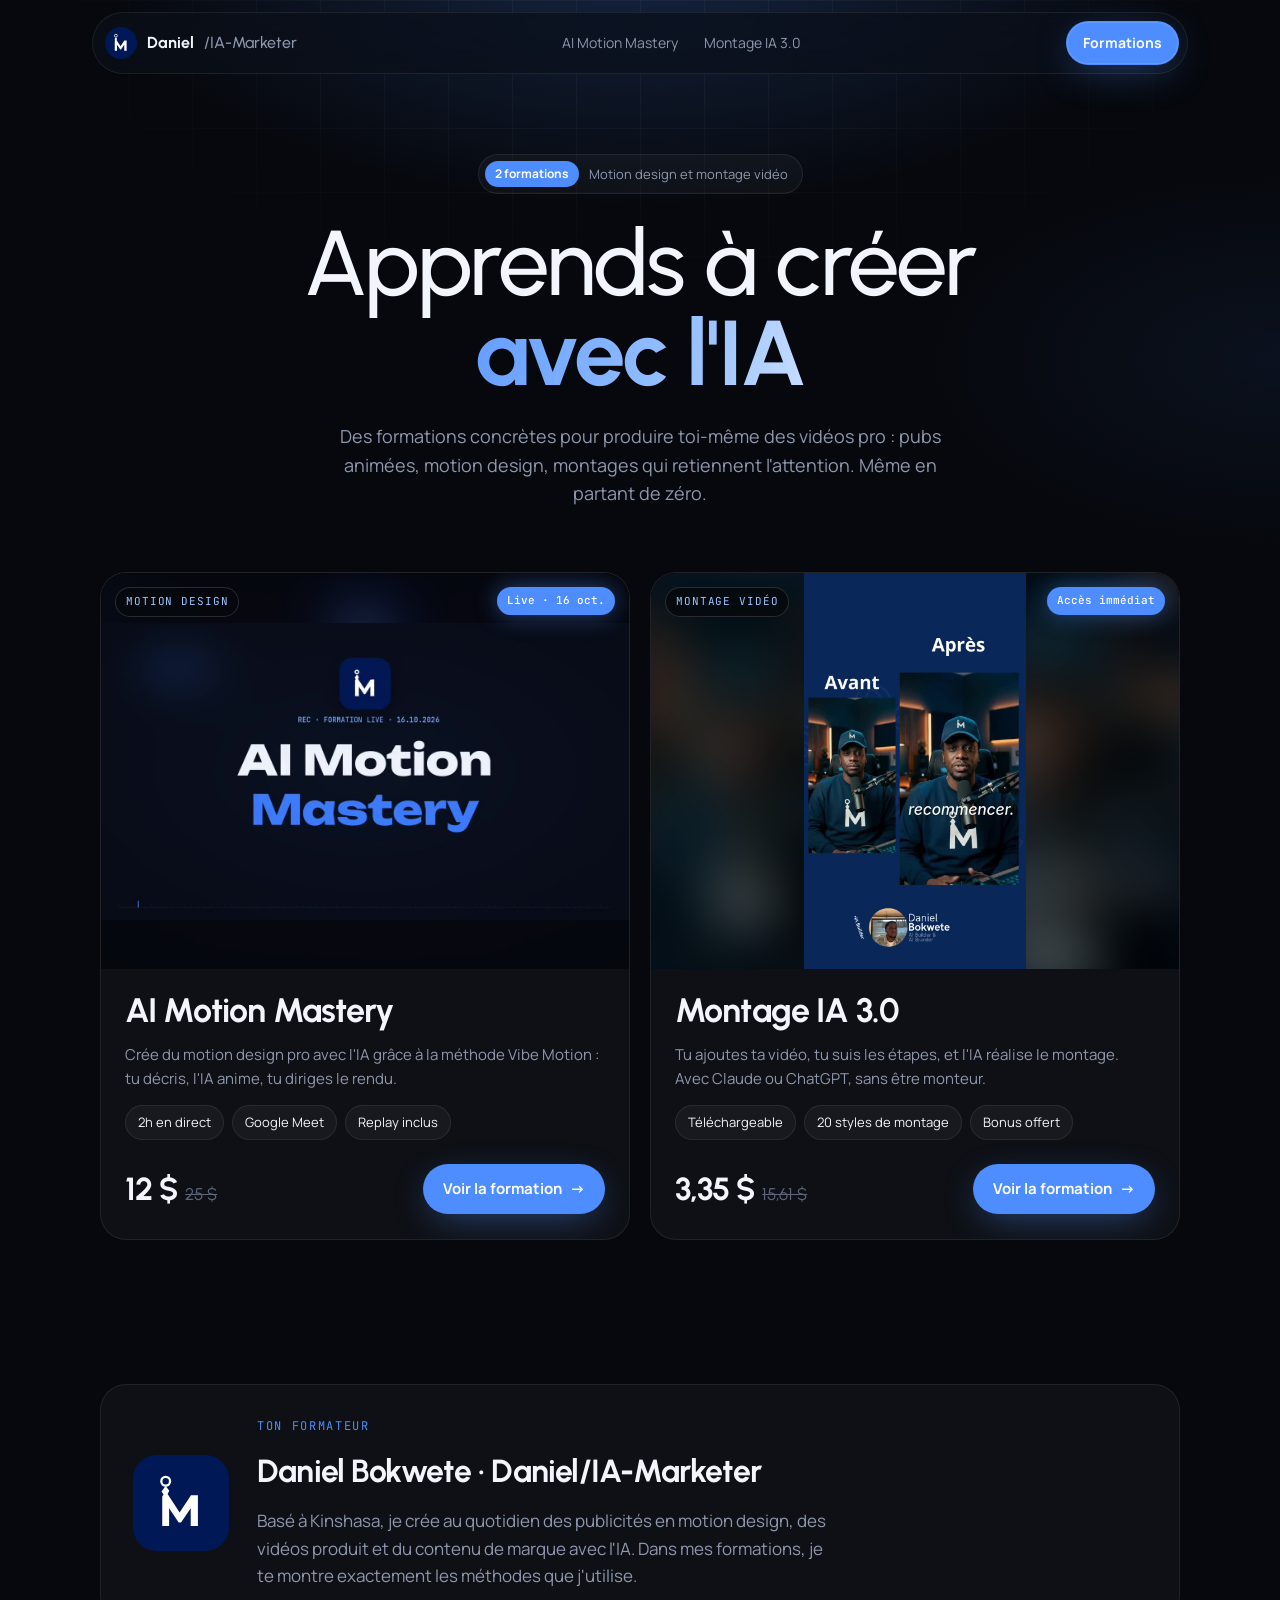
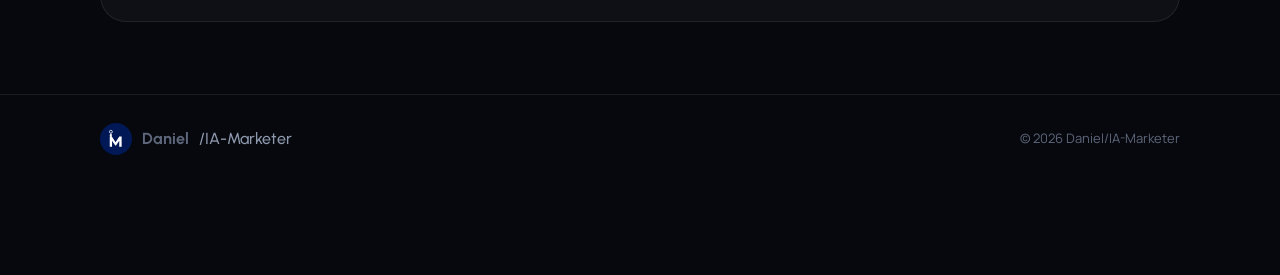
<file: formations/index.html>
<!doctype html>
<html lang="fr">
<head>
<meta charset="utf-8">
<meta name="viewport" content="width=device-width,initial-scale=1,viewport-fit=cover">
<title>Formations Daniel/IA-Marketer · Crée avec l'IA</title>
<meta name="description" content="Les formations de Daniel/IA-Marketer : motion design et montage vidéo avec l'IA.">
<meta property="og:title" content="Formations Daniel/IA-Marketer">
<meta property="og:description" content="Apprends à créer des vidéos pro avec l'IA : motion design, montage vidéo.">
<meta property="og:image" content="/img/og.png">
<meta name="theme-color" content="#06080d">
<link rel="icon" href="/img/logo.svg" type="image/svg+xml">
<link rel="apple-touch-icon" href="/img/apple-touch-icon.png">
<link rel="preconnect" href="https://fonts.googleapis.com">
<link rel="preconnect" href="https://fonts.gstatic.com" crossorigin>
<link rel="stylesheet" href="https://fonts.googleapis.com/css2?family=Urbanist:wght@400;500;600;700;800&family=Manrope:wght@400;500;600;700&family=JetBrains+Mono:wght@500&display=swap">
<link rel="stylesheet" href="/assets/site.css">
<style>
/* Vitrine : héros court + grille de grandes cartes formation, chacune mène à sa page de vente */
.hero{padding-block:80px 24px}
.hero h1{max-width:14ch}
.catalog{display:grid;grid-template-columns:repeat(2,minmax(0,1fr));gap:20px}
@media(max-width:820px){.catalog{grid-template-columns:1fr}}
.course{position:relative;display:flex;flex-direction:column;border-radius:26px;overflow:hidden;background:var(--glass);border:1px solid var(--line);text-decoration:none;color:inherit;
  transition:transform .35s cubic-bezier(.2,.7,.2,1),border-color .3s,box-shadow .35s}
.course:hover{transform:translateY(-6px);border-color:var(--line-2);box-shadow:0 30px 80px -30px var(--glow)}
.course:focus-visible{outline:3px solid var(--accent-2);outline-offset:4px}
.media{position:relative;aspect-ratio:4/3;overflow:hidden;background:#000}
.media .bg{position:absolute;inset:-20px;background-size:cover;background-position:center;filter:blur(24px) brightness(.55);transform:scale(1.1)}
.media video{position:absolute;inset:0;width:100%;height:100%;object-fit:contain}
.media .badge{top:14px;left:14px;font-size:11px;padding:5px 10px}
.media .status{position:absolute;top:14px;right:14px;z-index:1;font-family:var(--mono);font-size:11px;font-weight:500;background:var(--accent);color:#fff;padding:5px 10px;border-radius:999px;box-shadow:0 0 24px var(--glow)}
.body{padding:24px;display:flex;flex-direction:column;gap:14px;flex:1}
.course h2{font-size:clamp(26px,4vw,34px);font-weight:700;line-height:1.05}
.course p{color:var(--muted);font-size:15px}
.tags{display:flex;flex-wrap:wrap;gap:8px}
.tags span{font-size:13px;padding:6px 12px;border-radius:999px;background:rgba(255,255,255,.04);border:1px solid var(--line)}
.foot{margin-top:auto;padding-top:10px;display:flex;align-items:center;justify-content:space-between;gap:12px;flex-wrap:wrap}
.p{display:flex;align-items:baseline;gap:8px;font-family:var(--display)}
.p b{font-size:32px;font-weight:700;letter-spacing:-.03em}
.p s{color:var(--dim);font-size:17px}
.go{display:inline-flex;align-items:center;gap:8px;padding:13px 20px;border-radius:999px;background:var(--accent);color:#fff;font-weight:700;font-size:15px;box-shadow:0 10px 36px -8px var(--glow);transition:gap .25s}
.course:hover .go{gap:14px}
.brand span{display:inline!important}
.about{display:grid;grid-template-columns:auto 1fr;gap:28px;align-items:center;padding:32px;border-radius:26px;background:var(--glass);border:1px solid var(--line)}
.about img{width:96px;height:96px;border-radius:24px}
@media(max-width:560px){.about{grid-template-columns:1fr;text-align:left}.about img{width:72px;height:72px;border-radius:18px}}
</style>
<script>document.documentElement.classList.add("js")</script>
</head>
<body>
<div class="ambient" aria-hidden="true"></div>

<nav class="nav" aria-label="Navigation">
  <div class="nav-in">
    <a class="brand" href="/"><img src="/img/logo.svg" alt="" width="32" height="32">Daniel<span>/IA-Marketer</span></a>
    <div class="links"><a href="/ai-motion-mastery">AI Motion Mastery</a><a href="/montage-ia">Montage IA 3.0</a></div>
    <a class="btn btn-primary" href="#formations">Formations</a>
  </div>
</nav>

<main>
  <header class="wrap hero">
    <span class="pill rv"><b>2 formations</b>Motion design et montage vidéo</span>
    <h1 class="rv d1">Apprends à créer <span class="hl">avec l'IA</span></h1>
    <p class="sub rv d2">Des formations concrètes pour produire toi-même des vidéos pro : pubs animées, motion design, montages qui retiennent l'attention. Même en partant de zéro.</p>
  </header>

  <section id="formations" class="wrap" style="padding-top:40px">
    <div class="catalog">
      <a class="course rv" href="/ai-motion-mastery">
        <div class="media">
          <div class="bg" style="background-image:url(/videos/presentation.jpg)"></div>
          <video muted loop playsinline preload="none" poster="/videos/presentation.jpg" data-src="/videos/presentation.mp4"></video>
          <span class="badge">MOTION DESIGN</span><span class="status">Live · 16 oct.</span>
        </div>
        <div class="body">
          <h2>AI Motion Mastery</h2>
          <p>Crée du motion design pro avec l'IA grâce à la méthode Vibe Motion : tu décris, l'IA anime, tu diriges le rendu.</p>
          <div class="tags"><span>2h en direct</span><span>Google Meet</span><span>Replay inclus</span></div>
          <div class="foot"><div class="p"><b>12 $</b><s>25 $</s></div><span class="go">Voir la formation <span aria-hidden="true">→</span></span></div>
        </div>
      </a>

      <a class="course rv d1" href="/montage-ia">
        <div class="media">
          <div class="bg" style="background-image:url(/videos/montage/m6.jpg)"></div>
          <video muted loop playsinline preload="none" poster="/videos/montage/m6.jpg" data-src="/videos/montage/m6.mp4"></video>
          <span class="badge">MONTAGE VIDÉO</span><span class="status">Accès immédiat</span>
        </div>
        <div class="body">
          <h2>Montage IA 3.0</h2>
          <p>Tu ajoutes ta vidéo, tu suis les étapes, et l'IA réalise le montage. Avec Claude ou ChatGPT, sans être monteur.</p>
          <div class="tags"><span>Téléchargeable</span><span>20 styles de montage</span><span>Bonus offert</span></div>
          <div class="foot"><div class="p"><b>3,35 $</b><s>15,61 $</s></div><span class="go">Voir la formation <span aria-hidden="true">→</span></span></div>
        </div>
      </a>
    </div>
  </section>

  <section class="wrap">
    <div class="about rv">
      <img src="/img/logo.svg" alt="Daniel/IA-Marketer" width="96" height="96">
      <div style="display:flex;flex-direction:column;gap:10px">
        <p class="label">Ton formateur</p>
        <h2 style="font-size:clamp(24px,4vw,32px);font-weight:700">Daniel Bokwete · Daniel/IA-Marketer</h2>
        <p class="sub">Basé à Kinshasa, je crée au quotidien des publicités en motion design, des vidéos produit et du contenu de marque avec l'IA. Dans mes formations, je te montre exactement les méthodes que j'utilise.</p>
      </div>
    </div>
  </section>
</main>

<footer><div class="wrap"><a class="brand" href="/"><img src="/img/logo.svg" alt="" width="32" height="32">Daniel<span>/IA-Marketer</span></a><span>© 2026 Daniel/IA-Marketer</span></div></footer>

<script>
const reduce = matchMedia("(prefers-reduced-motion: reduce)").matches;
const rvs = document.querySelectorAll(".rv");
if ("IntersectionObserver" in window && !reduce) {
  const ro = new IntersectionObserver(es => es.forEach(e => { if (e.isIntersecting) { e.target.classList.add("in"); ro.unobserve(e.target); } }), { threshold: .1 });
  rvs.forEach(el => ro.observe(el));
} else rvs.forEach(el => el.classList.add("in"));
/* Aperçus vidéo : lus en boucle sans le son quand la carte est visible */
const vids = document.querySelectorAll(".media video");
if ("IntersectionObserver" in window) {
  const io = new IntersectionObserver(es => es.forEach(e => {
    const v = e.target; if (e.isIntersecting) { if (!v.src) v.src = v.dataset.src; if (!reduce) v.play().catch(() => {}); } else v.pause();
  }), { threshold: .4 });
  vids.forEach(v => io.observe(v));
}
</script>
</body>
</html>
</file>
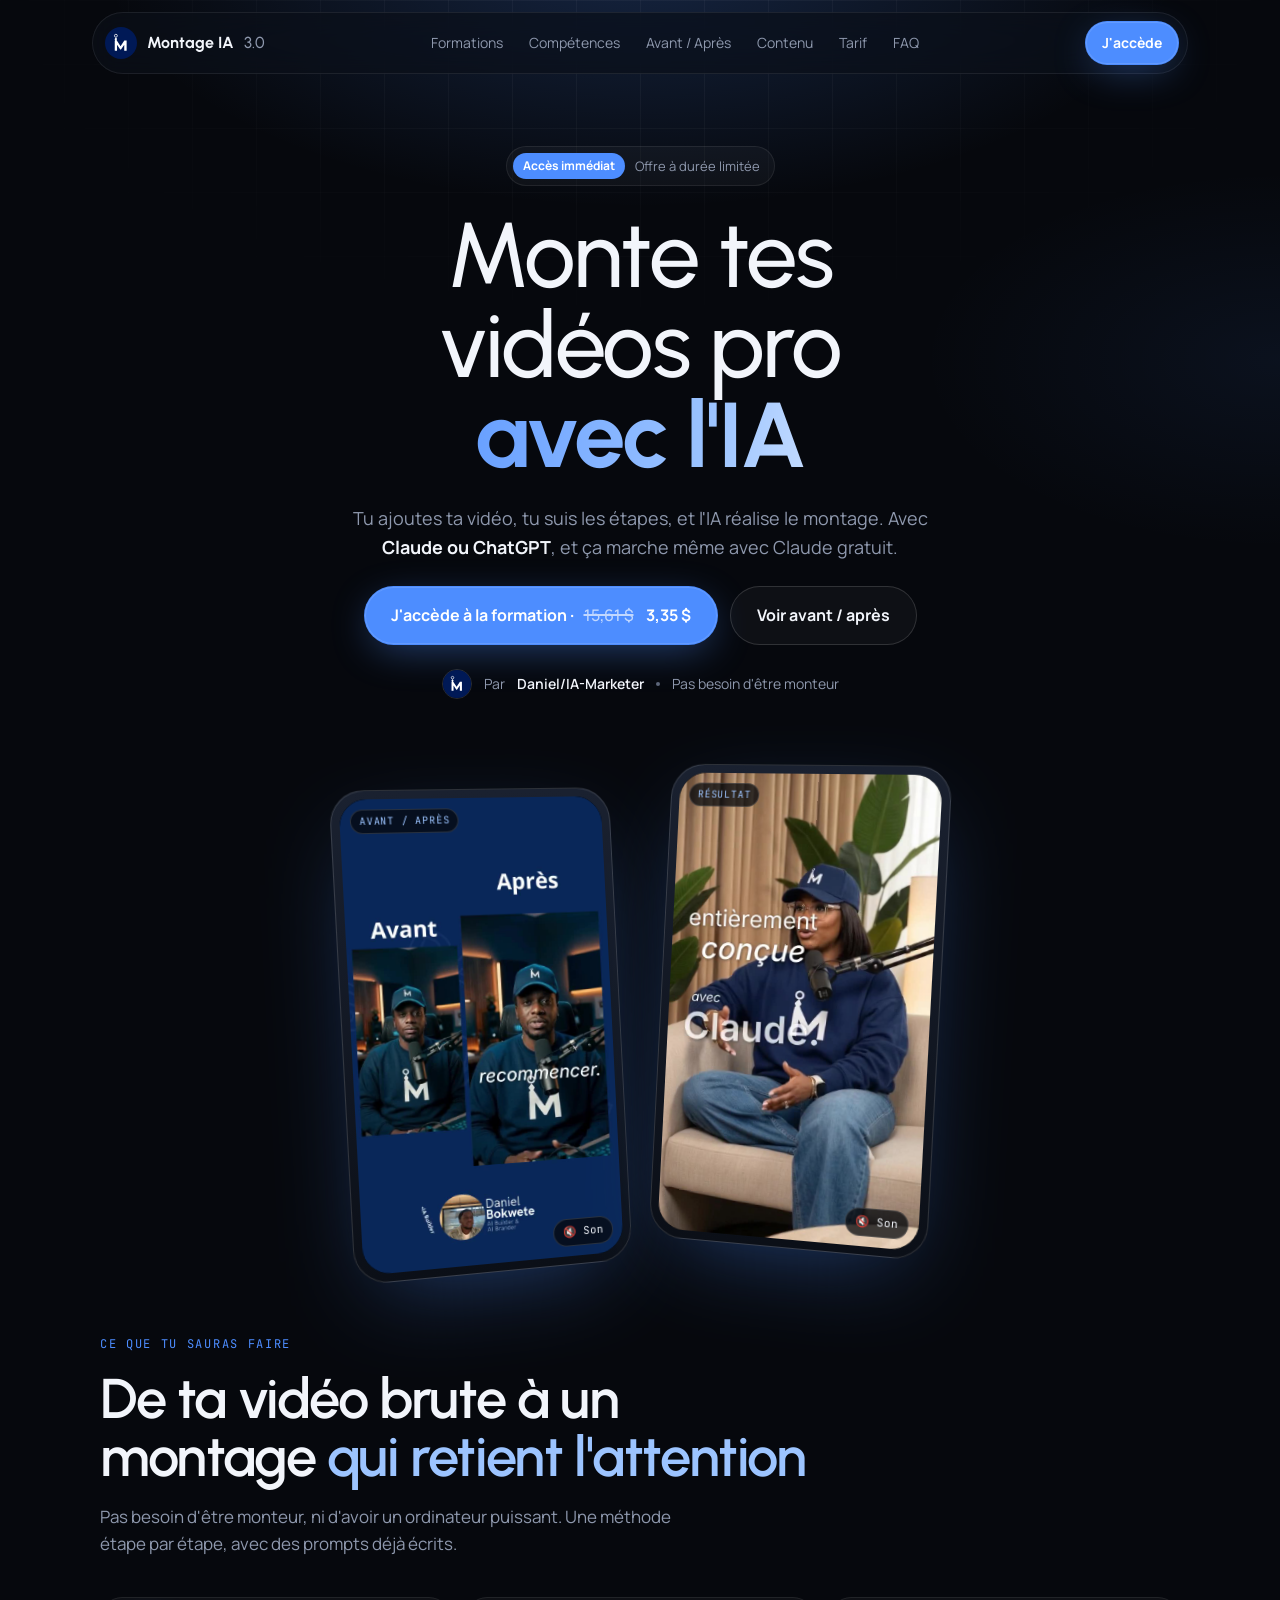
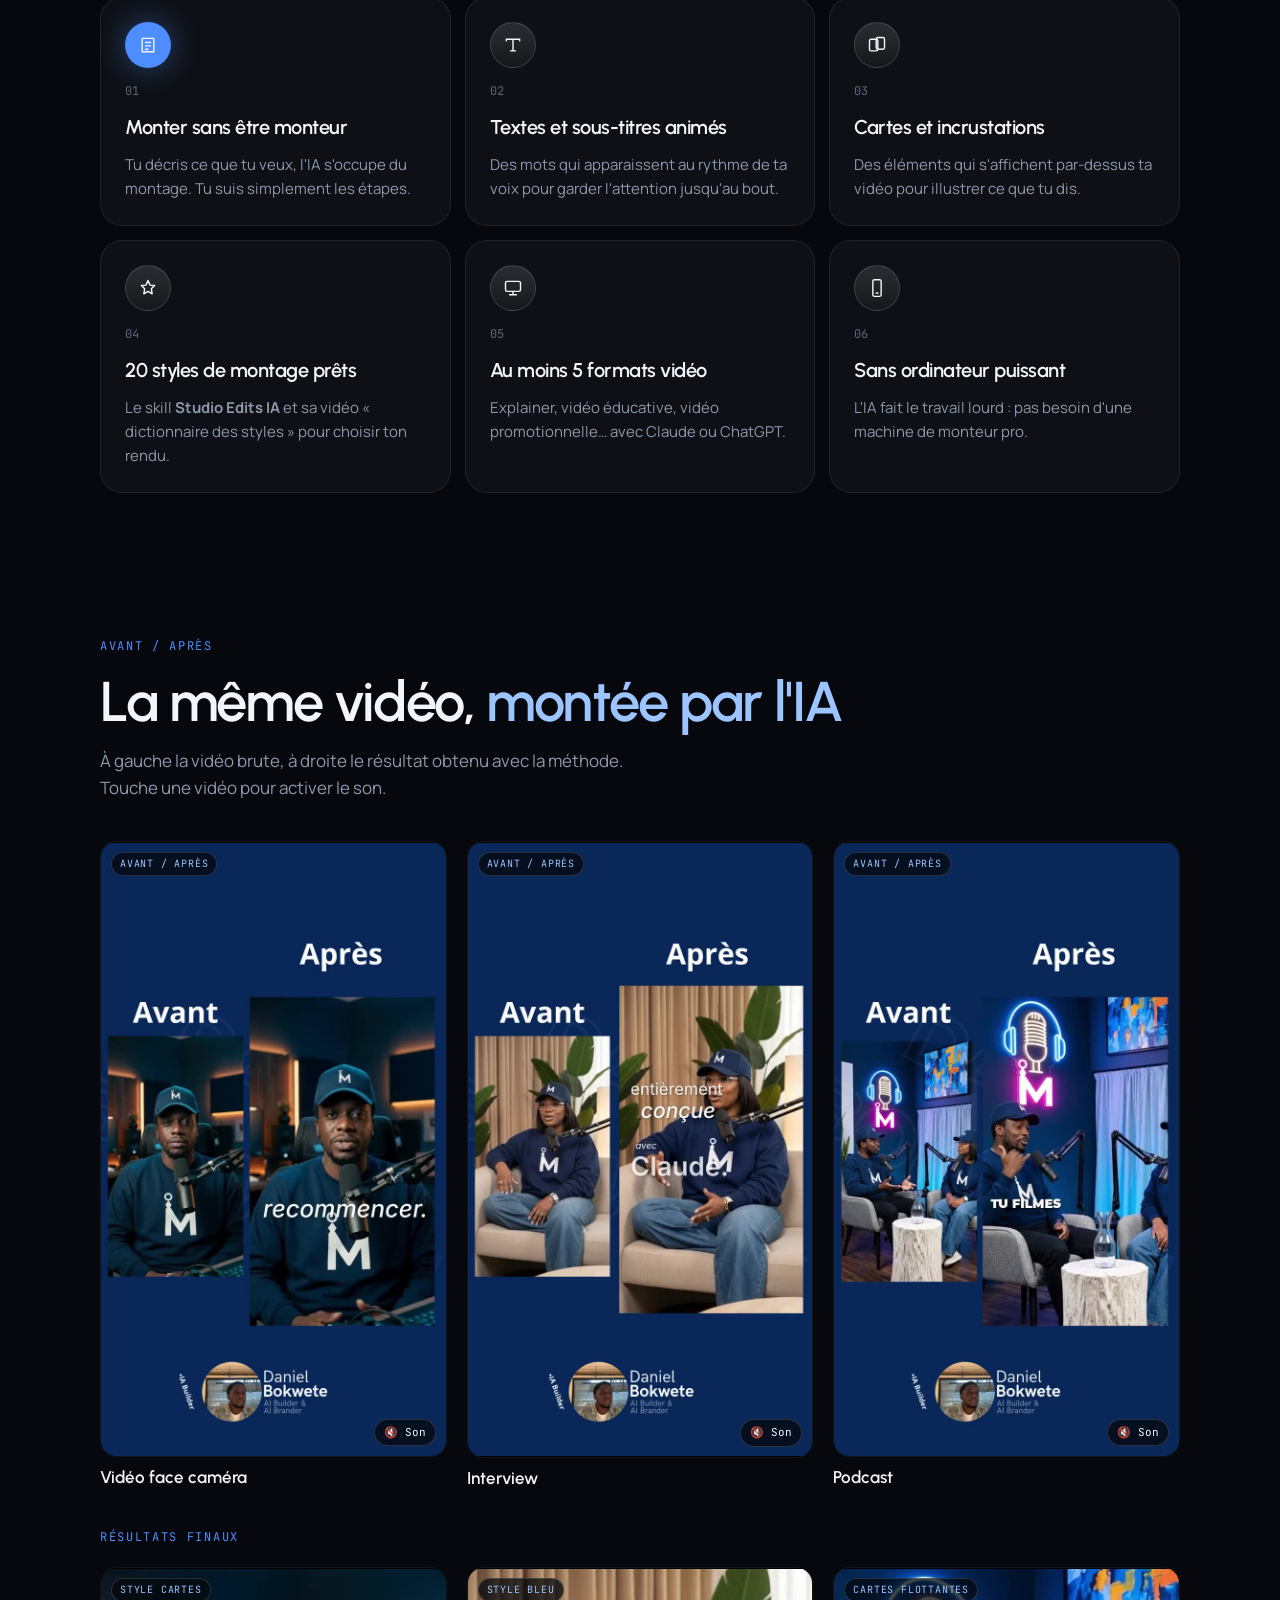
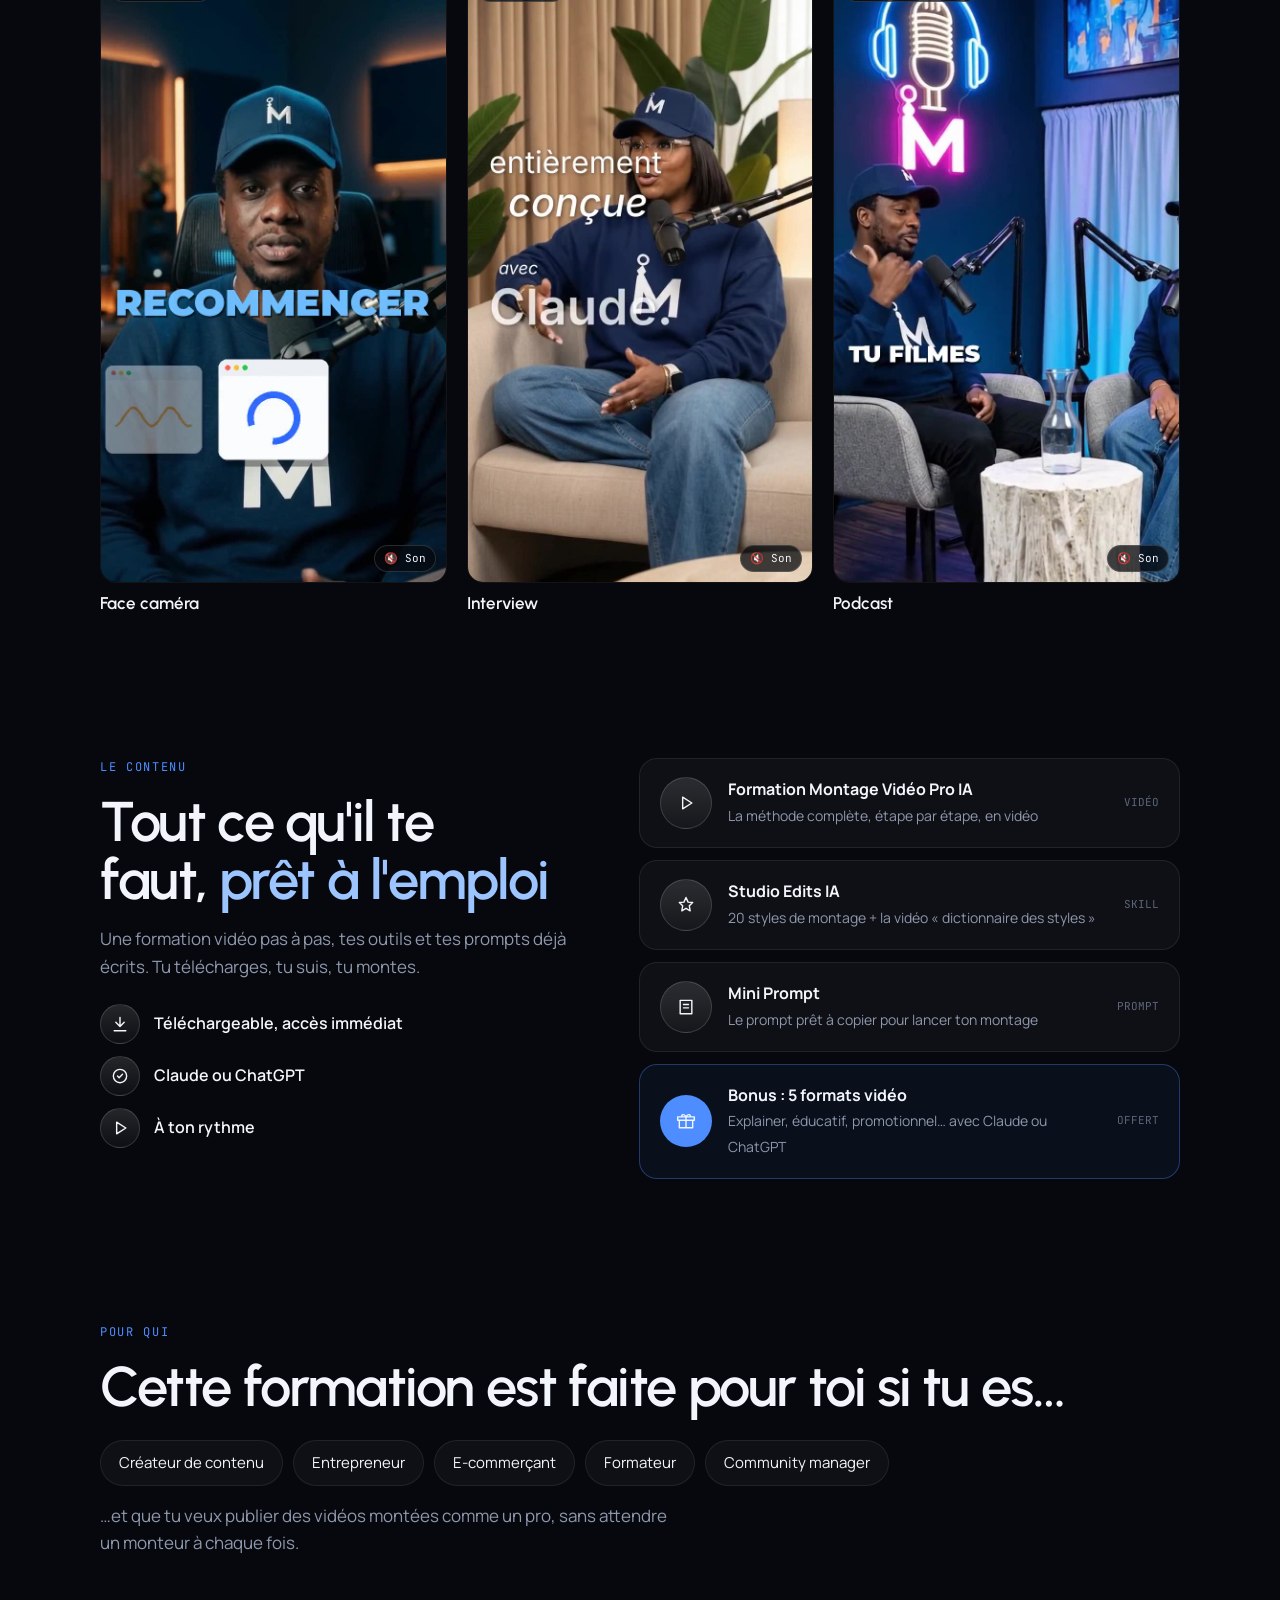
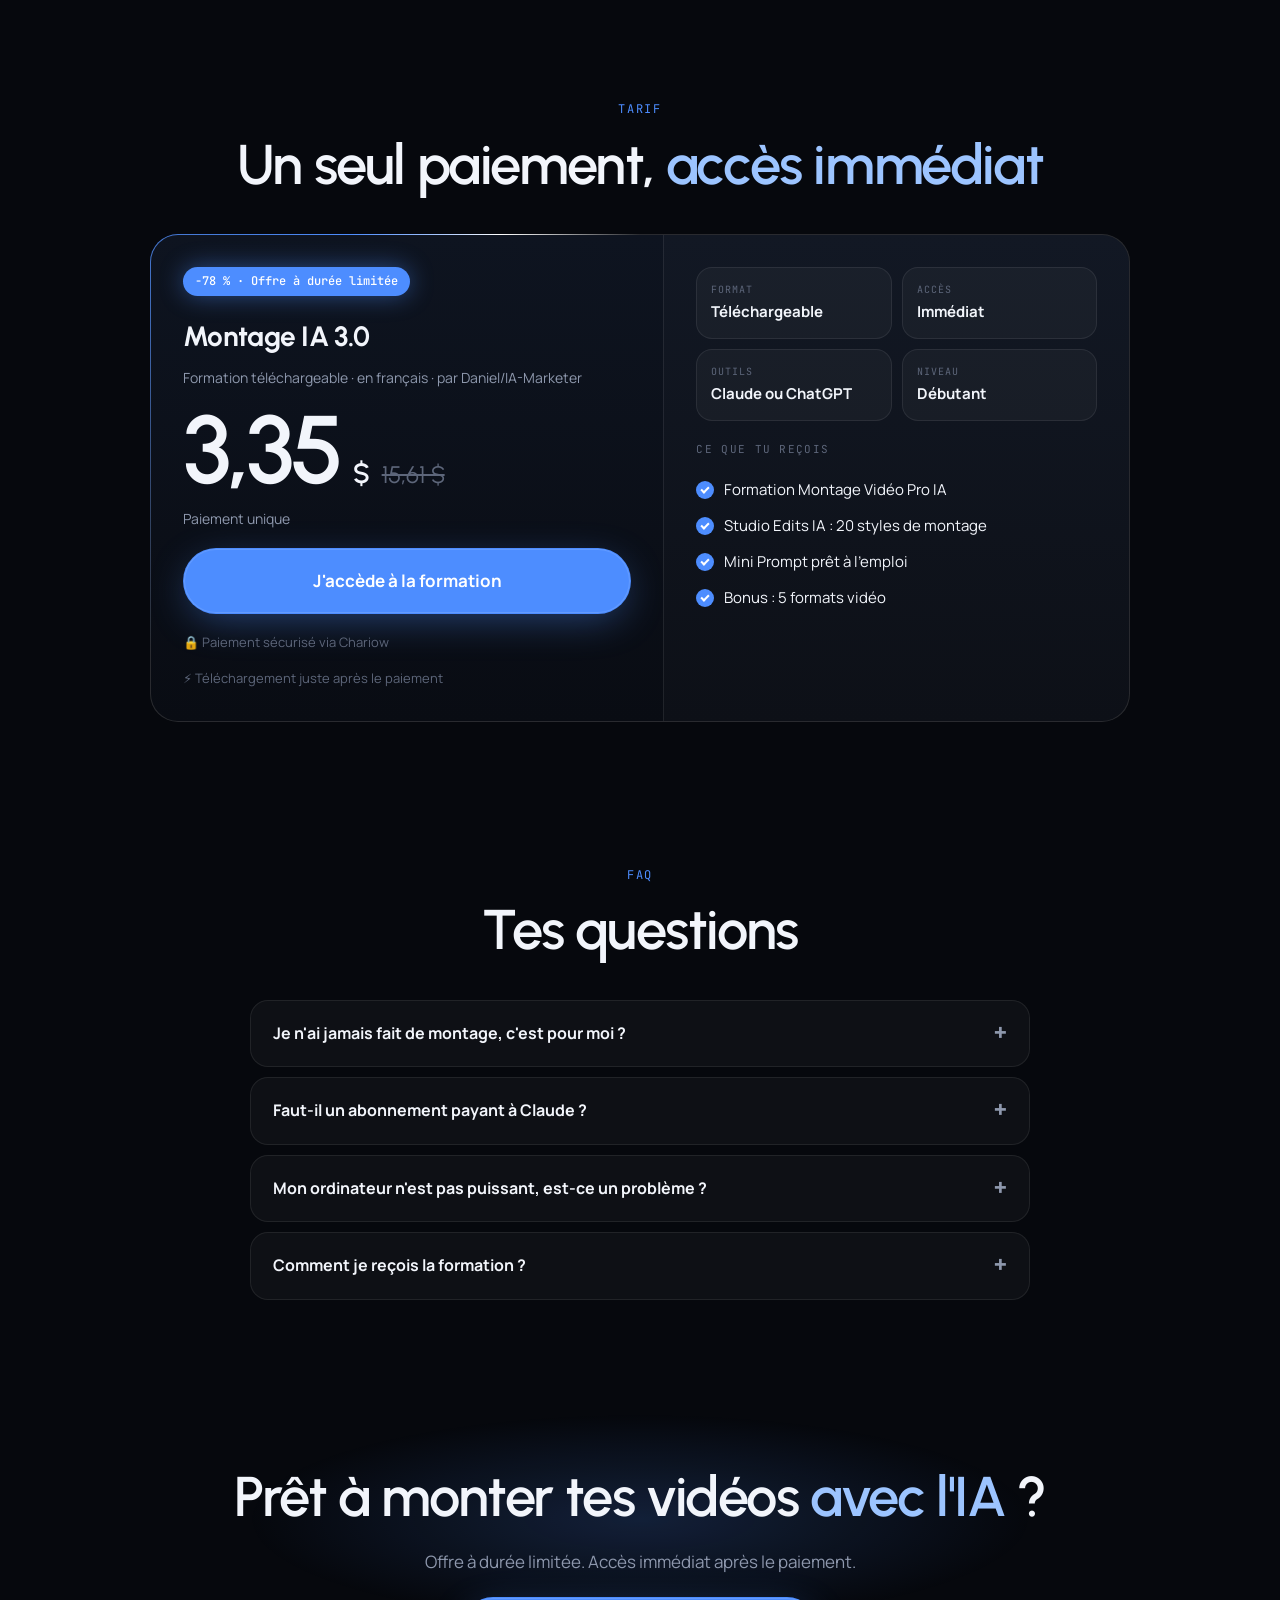
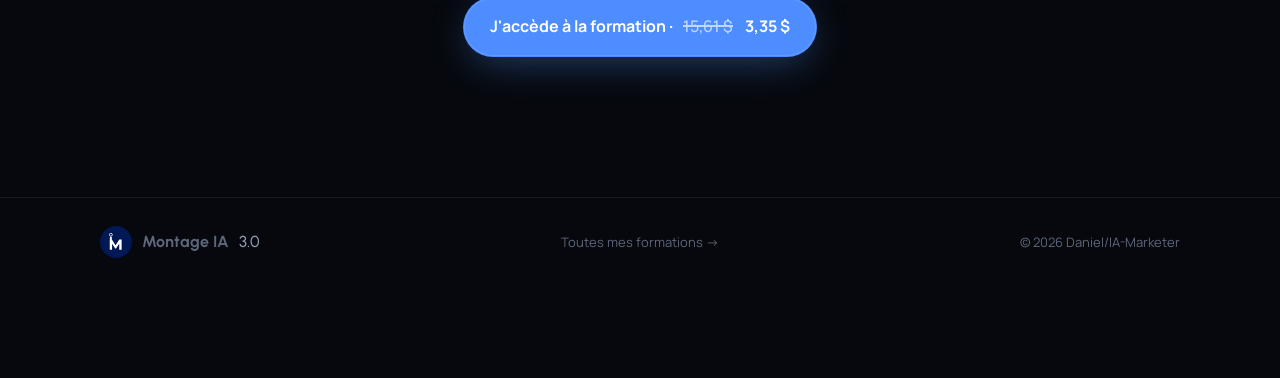
<file: montage-ia/index.html>
<!doctype html>
<html lang="fr">
<head>
<meta charset="utf-8">
<meta name="viewport" content="width=device-width,initial-scale=1,viewport-fit=cover">
<title>Montage IA 3.0 · Monte tes vidéos avec l'IA</title>
<meta name="description" content="Tu ajoutes ta vidéo, tu suis les étapes, et l'IA réalise le montage. Formation Montage IA 3.0 avec Claude ou ChatGPT, accès immédiat.">
<meta property="og:title" content="Montage IA 3.0">
<meta property="og:description" content="Monte tes vidéos pro avec l'IA, sans être monteur. Claude ou ChatGPT, accès immédiat.">
<meta property="og:image" content="/videos/montage/m6.jpg">
<meta name="theme-color" content="#06080d">
<link rel="icon" href="/img/logo.svg" type="image/svg+xml">
<link rel="apple-touch-icon" href="/img/apple-touch-icon.png">
<link rel="preconnect" href="https://fonts.googleapis.com">
<link rel="preconnect" href="https://fonts.gstatic.com" crossorigin>
<link rel="stylesheet" href="https://fonts.googleapis.com/css2?family=Urbanist:wght@400;500;600;700;800&family=Manrope:wght@400;500;600;700&family=JetBrains+Mono:wght@500&display=swap">
<link rel="stylesheet" href="/assets/site.css">
<style>
/* Montage IA 3.0 : même système visuel ; héros = deux téléphones avant/après, preuves en grille verticale */
.phones{display:flex;justify-content:center;align-items:flex-end;gap:clamp(12px,3vw,32px);margin-top:56px;perspective:1400px}
.phone{width:min(42vw,280px);border-radius:34px;padding:8px;background:linear-gradient(180deg,#1a2130,#0b0f17);border:1px solid var(--line-2);
  box-shadow:0 30px 90px -30px var(--glow),0 30px 80px -30px rgba(0,0,0,.9);transition:transform .2s linear}
.phone .screen{height:auto;aspect-ratio:9/16;border-radius:27px;border:0}
.phone.l{transform:rotateY(14deg) rotateZ(-3deg) translateY(10px)}
.phone.r{transform:rotateY(-14deg) rotateZ(3deg) translateY(-14px)}
.phone .cap{text-align:center;padding-top:10px;font-size:15px;color:var(--muted)}
.vgrid{display:grid;grid-template-columns:repeat(3,minmax(0,1fr));gap:20px;align-items:start}
.vgrid .clip{width:100%}
.vgrid .screen{height:auto;aspect-ratio:9/16}
@media(max-width:820px){.vgrid{grid-template-columns:1fr;justify-items:center;gap:32px}.vgrid .clip{width:min(100%,340px)}}
.files{display:flex;flex-direction:column;gap:12px}
.file{display:grid;grid-template-columns:52px 1fr auto;align-items:center;gap:16px;padding:18px 20px;border-radius:18px;background:var(--glass);border:1px solid var(--line)}
.file .ico{width:52px;height:52px}
.file b{display:block;font-size:16px}
.file span{color:var(--muted);font-size:14px}
.file em{font-style:normal;font-family:var(--mono);font-size:11px;color:var(--dim)}
.file.bonus{border-color:rgba(77,141,255,.35);background:rgba(77,141,255,.06)}
@media(max-width:480px){.file{grid-template-columns:44px 1fr}.file em{display:none}.file .ico{width:44px;height:44px}}
.duo{display:grid;grid-template-columns:minmax(0,1fr) minmax(0,1.1fr);gap:48px;align-items:start}
@media(max-width:900px){.duo{grid-template-columns:1fr;gap:28px}}
</style>
<script>document.documentElement.classList.add("js")</script>
</head>
<body>
<div class="ambient" aria-hidden="true"></div>

<nav class="nav" aria-label="Navigation">
  <div class="nav-in">
    <a class="brand" href="#top"><img src="/img/logo.svg" alt="" width="32" height="32">Montage IA <span>3.0</span></a>
    <div class="links"><a href="https://daniel-ia-marketer.vercel.app/">Formations</a><a href="#competences">Compétences</a><a href="#avant-apres">Avant / Après</a><a href="#contenu">Contenu</a><a href="#tarif">Tarif</a><a href="#faq">FAQ</a></div>
    <a class="btn btn-primary" href="#tarif">J'accède</a>
  </div>
</nav>

<main id="top">
  <header class="wrap hero">
    <span class="pill rv"><b>Accès immédiat</b>Offre à durée limitée</span>
    <h1 class="rv d1">Monte tes vidéos pro <span class="hl">avec l'IA</span></h1>
    <p class="sub rv d2">Tu ajoutes ta vidéo, tu suis les étapes, et l'IA réalise le montage. Avec <b style="color:var(--fg)">Claude ou ChatGPT</b>, et ça marche même avec Claude gratuit.</p>
    <div class="cta-row rv d3">
      <a class="btn btn-primary js-buy" href="https://daniel-ia-marketer.mychariow.com/montage-ia" target="_blank" rel="noopener">J'accède à la formation · <s class="old">15,61 $</s> 3,35 $</a>
      <a class="btn btn-ghost" href="#avant-apres">Voir avant / après</a>
    </div>
    <div class="by rv d3"><img src="/img/logo.svg" alt="" width="30" height="30">Par <b>Daniel/IA-Marketer</b><i class="dot"></i>Pas besoin d'être monteur</div>

    <div class="phones">
      <div class="phone l clip" role="button" tabindex="0" aria-pressed="false"><div class="screen"><video muted loop playsinline preload="none" poster="/videos/montage/m6.jpg" data-src="/videos/montage/m6.mp4"></video><span class="badge">AVANT / APRÈS</span><span class="sound">🔇 Son</span></div></div>
      <div class="phone r clip" role="button" tabindex="0" aria-pressed="false"><div class="screen"><video muted loop playsinline preload="none" poster="/videos/montage/m3.jpg" data-src="/videos/montage/m3.mp4"></video><span class="badge">RÉSULTAT</span><span class="sound">🔇 Son</span></div></div>
    </div>
  </header>

  <section id="competences" class="wrap">
    <div class="head">
      <p class="label rv">Ce que tu sauras faire</p>
      <h2 class="h2 rv d1">De ta vidéo brute à un montage <em>qui retient l'attention</em></h2>
      <p class="sub rv d2">Pas besoin d'être monteur, ni d'avoir un ordinateur puissant. Une méthode étape par étape, avec des prompts déjà écrits.</p>
    </div>
    <div class="grid">
      <article class="card hot rv"><div class="ico"><svg viewBox="0 0 24 24"><path d="M5 4h14v16H5zM9 9h6M9 13h6M9 17h3"/></svg></div><span class="num">01</span><h3>Monter sans être monteur</h3><p>Tu décris ce que tu veux, l'IA s'occupe du montage. Tu suis simplement les étapes.</p></article>
      <article class="card rv d1"><div class="ico"><svg viewBox="0 0 24 24"><path d="M4 7V5h16v2M12 5v14M9 19h6"/></svg></div><span class="num">02</span><h3>Textes et sous-titres animés</h3><p>Des mots qui apparaissent au rythme de ta voix pour garder l'attention jusqu'au bout.</p></article>
      <article class="card rv d2"><div class="ico"><svg viewBox="0 0 24 24"><rect x="3" y="5" width="10" height="14" rx="2"/><rect x="11" y="3" width="10" height="14" rx="2"/></svg></div><span class="num">03</span><h3>Cartes et incrustations</h3><p>Des éléments qui s'affichent par-dessus ta vidéo pour illustrer ce que tu dis.</p></article>
      <article class="card rv"><div class="ico"><svg viewBox="0 0 24 24"><path d="M12 3l2.5 5.5L20 9l-4 4 1 6-5-3-5 3 1-6-4-4 5.5-.5z"/></svg></div><span class="num">04</span><h3>20 styles de montage prêts</h3><p>Le skill <b>Studio Edits IA</b> et sa vidéo « dictionnaire des styles » pour choisir ton rendu.</p></article>
      <article class="card rv d1"><div class="ico"><svg viewBox="0 0 24 24"><rect x="3" y="4" width="18" height="12" rx="2"/><path d="M8 20h8M12 16v4"/></svg></div><span class="num">05</span><h3>Au moins 5 formats vidéo</h3><p>Explainer, vidéo éducative, vidéo promotionnelle… avec Claude ou ChatGPT.</p></article>
      <article class="card rv d2"><div class="ico"><svg viewBox="0 0 24 24"><rect x="7" y="2" width="10" height="20" rx="2"/><path d="M11 18h2"/></svg></div><span class="num">06</span><h3>Sans ordinateur puissant</h3><p>L'IA fait le travail lourd : pas besoin d'une machine de monteur pro.</p></article>
    </div>
  </section>

  <section id="avant-apres" class="wrap">
    <div class="head">
      <p class="label rv">Avant / Après</p>
      <h2 class="h2 rv d1">La même vidéo, <em>montée par l'IA</em></h2>
      <p class="sub rv d2">À gauche la vidéo brute, à droite le résultat obtenu avec la méthode. Touche une vidéo pour activer le son.</p>
    </div>
    <div class="vgrid">
      <div class="clip v rv" role="button" tabindex="0" aria-pressed="false"><div class="screen"><video muted loop playsinline preload="none" poster="/videos/montage/m6.jpg" data-src="/videos/montage/m6.mp4"></video><span class="badge">AVANT / APRÈS</span><span class="sound">🔇 Son</span></div><span class="cap">Vidéo face caméra</span></div>
      <div class="clip v rv d1" role="button" tabindex="0" aria-pressed="false"><div class="screen"><video muted loop playsinline preload="none" poster="/videos/montage/m2.jpg" data-src="/videos/montage/m2.mp4"></video><span class="badge">AVANT / APRÈS</span><span class="sound">🔇 Son</span></div><span class="cap">Interview</span></div>
      <div class="clip v rv d2" role="button" tabindex="0" aria-pressed="false"><div class="screen"><video muted loop playsinline preload="none" poster="/videos/montage/m5.jpg" data-src="/videos/montage/m5.mp4"></video><span class="badge">AVANT / APRÈS</span><span class="sound">🔇 Son</span></div><span class="cap">Podcast</span></div>
    </div>

    <p class="label sub-label rv">Résultats finaux</p>
    <div class="vgrid" style="margin-top:20px">
      <div class="clip v rv" role="button" tabindex="0" aria-pressed="false"><div class="screen"><video muted loop playsinline preload="none" poster="/videos/montage/m1.jpg" data-src="/videos/montage/m1.mp4"></video><span class="badge">STYLE CARTES</span><span class="sound">🔇 Son</span></div><span class="cap">Face caméra</span></div>
      <div class="clip v rv d1" role="button" tabindex="0" aria-pressed="false"><div class="screen"><video muted loop playsinline preload="none" poster="/videos/montage/m3.jpg" data-src="/videos/montage/m3.mp4"></video><span class="badge">STYLE BLEU</span><span class="sound">🔇 Son</span></div><span class="cap">Interview</span></div>
      <div class="clip v rv d2" role="button" tabindex="0" aria-pressed="false"><div class="screen"><video muted loop playsinline preload="none" poster="/videos/montage/m4.jpg" data-src="/videos/montage/m4.mp4"></video><span class="badge">CARTES FLOTTANTES</span><span class="sound">🔇 Son</span></div><span class="cap">Podcast</span></div>
    </div>
  </section>

  <section id="contenu" class="wrap">
    <div class="duo">
      <div class="head" style="margin-bottom:0">
        <p class="label rv">Le contenu</p>
        <h2 class="h2 rv d1">Tout ce qu'il te faut, <em>prêt à l'emploi</em></h2>
        <p class="sub rv d2">Une formation vidéo pas à pas, tes outils et tes prompts déjà écrits. Tu télécharges, tu suis, tu montes.</p>
        <ul class="stats rv d3">
          <li><span class="ico"><svg viewBox="0 0 24 24"><path d="M12 4v11M7 10l5 5 5-5M5 20h14"/></svg></span>Téléchargeable, accès immédiat</li>
          <li><span class="ico"><svg viewBox="0 0 24 24"><circle cx="12" cy="12" r="8"/><path d="M9 12l2 2 4-4"/></svg></span>Claude ou ChatGPT</li>
          <li><span class="ico"><svg viewBox="0 0 24 24"><path d="M8 5v14l11-7z"/></svg></span>À ton rythme</li>
        </ul>
      </div>
      <div class="files">
        <div class="file rv"><span class="ico"><svg viewBox="0 0 24 24"><path d="M8 5v14l11-7z"/></svg></span><div><b>Formation Montage Vidéo Pro IA</b><span>La méthode complète, étape par étape, en vidéo</span></div><em>VIDÉO</em></div>
        <div class="file rv d1"><span class="ico"><svg viewBox="0 0 24 24"><path d="M12 3l2.5 5.5L20 9l-4 4 1 6-5-3-5 3 1-6-4-4 5.5-.5z"/></svg></span><div><b>Studio Edits IA</b><span>20 styles de montage + la vidéo « dictionnaire des styles »</span></div><em>SKILL</em></div>
        <div class="file rv d2"><span class="ico"><svg viewBox="0 0 24 24"><path d="M5 4h14v16H5zM9 9h6M9 13h6"/></svg></span><div><b>Mini Prompt</b><span>Le prompt prêt à copier pour lancer ton montage</span></div><em>PROMPT</em></div>
        <div class="file bonus rv d3"><span class="ico" style="background:var(--accent);border-color:transparent"><svg viewBox="0 0 24 24"><path d="M4 11h16v9H4zM2 7h20v4H2zM12 7v13M12 7c-2-4-6-3-5 0M12 7c2-4 6-3 5 0"/></svg></span><div><b>Bonus : 5 formats vidéo</b><span>Explainer, éducatif, promotionnel… avec Claude ou ChatGPT</span></div><em>OFFERT</em></div>
      </div>
    </div>
  </section>

  <section class="wrap">
    <div class="head" style="margin-bottom:0">
      <p class="label rv">Pour qui</p>
      <h2 class="h2 rv d1">Cette formation est faite pour toi si tu es…</h2>
      <div class="who rv d2"><span>Créateur de contenu</span><span>Entrepreneur</span><span>E-commerçant</span><span>Formateur</span><span>Community manager</span></div>
      <p class="sub rv d3">…et que tu veux publier des vidéos montées comme un pro, sans attendre un monteur à chaque fois.</p>
    </div>
  </section>

  <section id="tarif" class="wrap">
    <div class="price-wrap">
      <p class="label rv">Tarif</p>
      <h2 class="h2 rv d1">Un seul paiement, <em>accès immédiat</em></h2>
    </div>
    <div class="price rv d2">
      <div class="price-in">
        <div class="pl">
          <span class="ptag">−78 % · Offre à durée limitée</span>
          <h3>Montage IA 3.0</h3>
          <p class="meta">Formation téléchargeable · en français · par Daniel/IA-Marketer</p>
          <div class="amount"><span class="big">3,35</span><span class="cur">$</span><s>15,61 $</s><span class="once">Paiement unique</span></div>
          <a class="btn btn-primary js-buy" href="https://daniel-ia-marketer.mychariow.com/montage-ia" target="_blank" rel="noopener">J'accède à la formation</a>
          <div class="secure"><span>🔒 Paiement sécurisé via Chariow</span><span>⚡ Téléchargement juste après le paiement</span></div>
        </div>
        <div class="pr">
          <div class="tiles">
            <div class="tile"><small>Format</small><b>Téléchargeable</b></div>
            <div class="tile"><small>Accès</small><b>Immédiat</b></div>
            <div class="tile"><small>Outils</small><b>Claude ou ChatGPT</b></div>
            <div class="tile"><small>Niveau</small><b>Débutant</b></div>
          </div>
          <p class="incl-label">Ce que tu reçois</p>
          <ul class="incl">
            <li><i class="check"></i>Formation Montage Vidéo Pro IA</li>
            <li><i class="check"></i>Studio Edits IA : 20 styles de montage</li>
            <li><i class="check"></i>Mini Prompt prêt à l'emploi</li>
            <li><i class="check"></i>Bonus : 5 formats vidéo</li>
          </ul>
        </div>
      </div>
    </div>
  </section>

  <section id="faq" class="wrap">
    <div class="price-wrap">
      <p class="label rv">FAQ</p>
      <h2 class="h2 rv d1">Tes questions</h2>
    </div>
    <div class="faq">
      <details class="rv"><summary>Je n'ai jamais fait de montage, c'est pour moi ?</summary><p>Oui. Pas besoin d'être monteur : tu ajoutes ta vidéo, tu suis les étapes, et l'IA réalise le montage.</p></details>
      <details class="rv"><summary>Faut-il un abonnement payant à Claude ?</summary><p>Non. La méthode fonctionne avec Claude ou ChatGPT, et même avec la version gratuite de Claude.</p></details>
      <details class="rv"><summary>Mon ordinateur n'est pas puissant, est-ce un problème ?</summary><p>Non. Pas besoin d'un ordinateur puissant pour suivre la méthode.</p></details>
      <details class="rv"><summary>Comment je reçois la formation ?</summary><p>Juste après le paiement sur Chariow, tu télécharges directement tous les fichiers de la formation.</p></details>
    </div>
  </section>

  <section class="wrap final">
    <h2 class="h2 rv">Prêt à monter tes vidéos <em>avec l'IA</em> ?</h2>
    <p class="sub rv d1" style="text-align:center">Offre à durée limitée. Accès immédiat après le paiement.</p>
    <a class="btn btn-primary js-buy rv d2" href="https://daniel-ia-marketer.mychariow.com/montage-ia" target="_blank" rel="noopener">J'accède à la formation · <s class="old">15,61 $</s> 3,35 $</a>
  </section>
</main>

<footer><div class="wrap"><a class="brand" href="#top"><img src="/img/logo.svg" alt="" width="32" height="32">Montage IA <span>3.0</span></a><a href="https://daniel-ia-marketer.vercel.app/" style="text-decoration:none">Toutes mes formations →</a><span>© 2026 Daniel/IA-Marketer</span></div></footer>

<div class="mbar" id="mbar">
  <p><b><s class="old">15,61 $</s> 3,35 $ · Accès immédiat</b>Montage IA 3.0 · Téléchargeable</p>
  <a class="btn btn-primary js-buy" href="https://daniel-ia-marketer.mychariow.com/montage-ia" target="_blank" rel="noopener">J'accède</a>
</div>

<script>
const reduce = matchMedia("(prefers-reduced-motion: reduce)").matches;
const rvs = document.querySelectorAll(".rv");
if ("IntersectionObserver" in window && !reduce) {
  const ro = new IntersectionObserver(es => es.forEach(e => { if (e.isIntersecting) { e.target.classList.add("in"); ro.unobserve(e.target); } }), { threshold: .12, rootMargin: "0px 0px -40px 0px" });
  rvs.forEach(el => ro.observe(el));
} else rvs.forEach(el => el.classList.add("in"));

document.querySelectorAll(".card").forEach(c => c.addEventListener("pointermove", e => {
  const r = c.getBoundingClientRect(); c.style.setProperty("--mx", (e.clientX - r.left) + "px"); c.style.setProperty("--my", (e.clientY - r.top) + "px");
}));

/* Téléphones du haut : se redressent en défilant */
const phones = document.querySelectorAll(".phone");
function straighten() {
  const k = Math.min(1, scrollY / 500);
  phones.forEach((p, i) => { const s = i ? -1 : 1;
    p.style.transform = `rotateY(${14 * s * (1 - k)}deg) rotateZ(${-3 * s * (1 - k)}deg) translateY(${(i ? -14 : 10) * (1 - k)}px)`; });
}
if (!reduce) { addEventListener("scroll", straighten, { passive: true }); }

const mbar = document.getElementById("mbar"), heroCta = document.querySelector(".cta-row");
if ("IntersectionObserver" in window) new IntersectionObserver(es => mbar.classList.toggle("show", !es[0].isIntersecting && es[0].boundingClientRect.top < 0)).observe(heroCta);
else mbar.classList.add("show");

/* Vidéos : chargées et lues seulement quand elles sont visibles ; un toucher active le son */
const clips = [...document.querySelectorAll(".clip")];
const load = v => { if (!v.src) v.src = v.dataset.src; };
function muteAll() { clips.forEach(o => { o.querySelector("video").muted = true; o.setAttribute("aria-pressed", "false"); o.querySelector(".sound").textContent = "🔇 Son"; }); }
if ("IntersectionObserver" in window) {
  const io = new IntersectionObserver(es => es.forEach(e => {
    const v = e.target.querySelector("video");
    if (e.isIntersecting) { load(v); if (!reduce) v.play().catch(() => {}); } else v.pause();
  }), { threshold: .5 });
  clips.forEach(c => io.observe(c));
} else clips.forEach(c => load(c.querySelector("video")));
function toggle(c) {
  const v = c.querySelector("video"), on = v.muted;
  muteAll();
  if (on) { load(v); v.muted = false; v.currentTime = 0; v.play().catch(() => {}); c.setAttribute("aria-pressed", "true"); c.querySelector(".sound").textContent = "🔊 Son activé"; }
}
clips.forEach(c => {
  c.addEventListener("click", () => toggle(c));
  c.addEventListener("keydown", e => { if (e.key === "Enter" || e.key === " ") { e.preventDefault(); toggle(c); } });
});
</script>
</body>
</html>
</file>
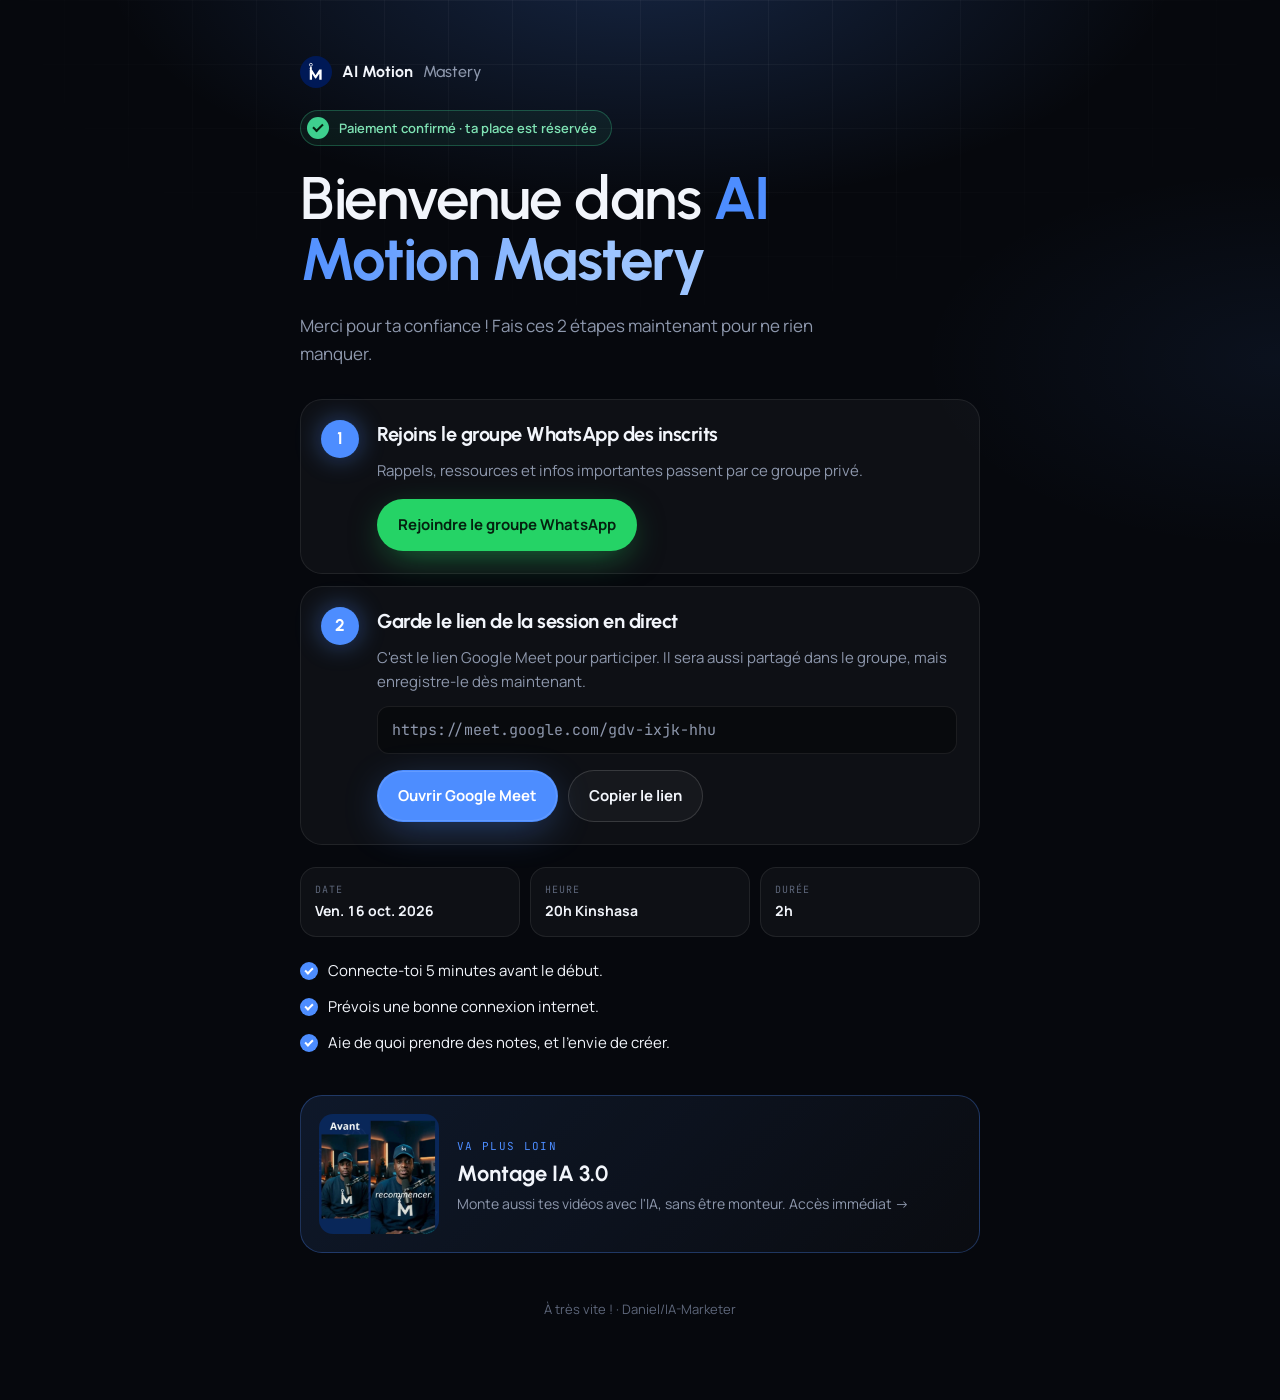
<file: ai-motion-mastery/merci/index.html>
<!doctype html>
<html lang="fr">
<head>
<meta charset="utf-8">
<meta name="viewport" content="width=device-width,initial-scale=1,viewport-fit=cover">
<meta name="robots" content="noindex">
<title>AI Motion Mastery · Accès</title>
<meta name="description" content="Accès à la formation AI Motion Mastery : groupe WhatsApp et lien Google Meet.">
<meta name="theme-color" content="#06080d">
<link rel="icon" href="/img/logo.svg" type="image/svg+xml">
<link rel="apple-touch-icon" href="/img/apple-touch-icon.png">
<link rel="preconnect" href="https://fonts.googleapis.com">
<link rel="preconnect" href="https://fonts.gstatic.com" crossorigin>
<link rel="stylesheet" href="https://fonts.googleapis.com/css2?family=Urbanist:wght@400;500;600;700;800&family=Manrope:wght@400;500;600;700&family=JetBrains+Mono:wght@500&display=swap">
<link rel="stylesheet" href="/assets/site.css">
<link rel="stylesheet" href="/assets/merci.css">
</head>
<body>
<div class="ambient" aria-hidden="true"></div>

<main class="thanks">
  <a class="brand" href="/ai-motion-mastery"><img src="/img/logo.svg" alt="" width="32" height="32">AI Motion <span>Mastery</span></a>
  <span class="ok"><i></i>Paiement confirmé · ta place est réservée</span>
  <h1>Bienvenue dans <span class="hl">AI Motion Mastery</span></h1>
  <p class="sub">Merci pour ta confiance ! Fais ces 2 étapes maintenant pour ne rien manquer.</p>

  <div class="steps">
    <section class="step">
      <h2>Rejoins le groupe WhatsApp des inscrits</h2>
      <p>Rappels, ressources et infos importantes passent par ce groupe privé.</p>
      <div class="btns"><a class="btn btn-wa" href="https://chat.whatsapp.com/IRnWMgvki9fLx5QQrZ53Ya?mode=gi_t" target="_blank" rel="noopener">Rejoindre le groupe WhatsApp</a></div>
    </section>

    <section class="step">
      <h2>Garde le lien de la session en direct</h2>
      <p>C'est le lien Google Meet pour participer. Il sera aussi partagé dans le groupe, mais enregistre-le dès maintenant.</p>
      <p class="linkbox" id="meet">https://meet.google.com/gdv-ixjk-hhu</p>
      <div class="btns">
        <a class="btn btn-primary" href="https://meet.google.com/gdv-ixjk-hhu" target="_blank" rel="noopener">Ouvrir Google Meet</a>
        <button class="btn btn-ghost" id="copy" type="button">Copier le lien</button>
      </div>
    </section>
  </div>

  <div class="facts">
    <div class="tile"><small>Date</small><b>Ven. 16 oct. 2026</b></div>
    <div class="tile"><small>Heure</small><b>20h Kinshasa</b></div>
    <div class="tile"><small>Durée</small><b>2h</b></div>
  </div>

  <ul class="incl">
    <li><i class="check"></i>Connecte-toi 5 minutes avant le début.</li>
    <li><i class="check"></i>Prévois une bonne connexion internet.</li>
    <li><i class="check"></i>Aie de quoi prendre des notes, et l'envie de créer.</li>
  </ul>

  <a class="cross" href="/montage-ia">
    <img src="/videos/montage/m6.jpg" alt="" width="120" height="120">
    <div><small>Va plus loin</small><b>Montage IA 3.0</b><span>Monte aussi tes vidéos avec l'IA, sans être monteur. Accès immédiat →</span></div>
  </a>

  <footer>À très vite ! · Daniel/IA-Marketer</footer>
</main>

<script>
const btn = document.getElementById("copy"), meet = document.getElementById("meet");
btn.addEventListener("click", async () => {
  try { await navigator.clipboard.writeText(meet.textContent.trim()); btn.textContent = "Lien copié ✓"; btn.classList.add("done"); }
  catch (e) { const r = document.createRange(); r.selectNodeContents(meet); const s = getSelection(); s.removeAllRanges(); s.addRange(r); btn.textContent = "Lien sélectionné, copie-le"; }
});
</script>
</body>
</html>
</file>
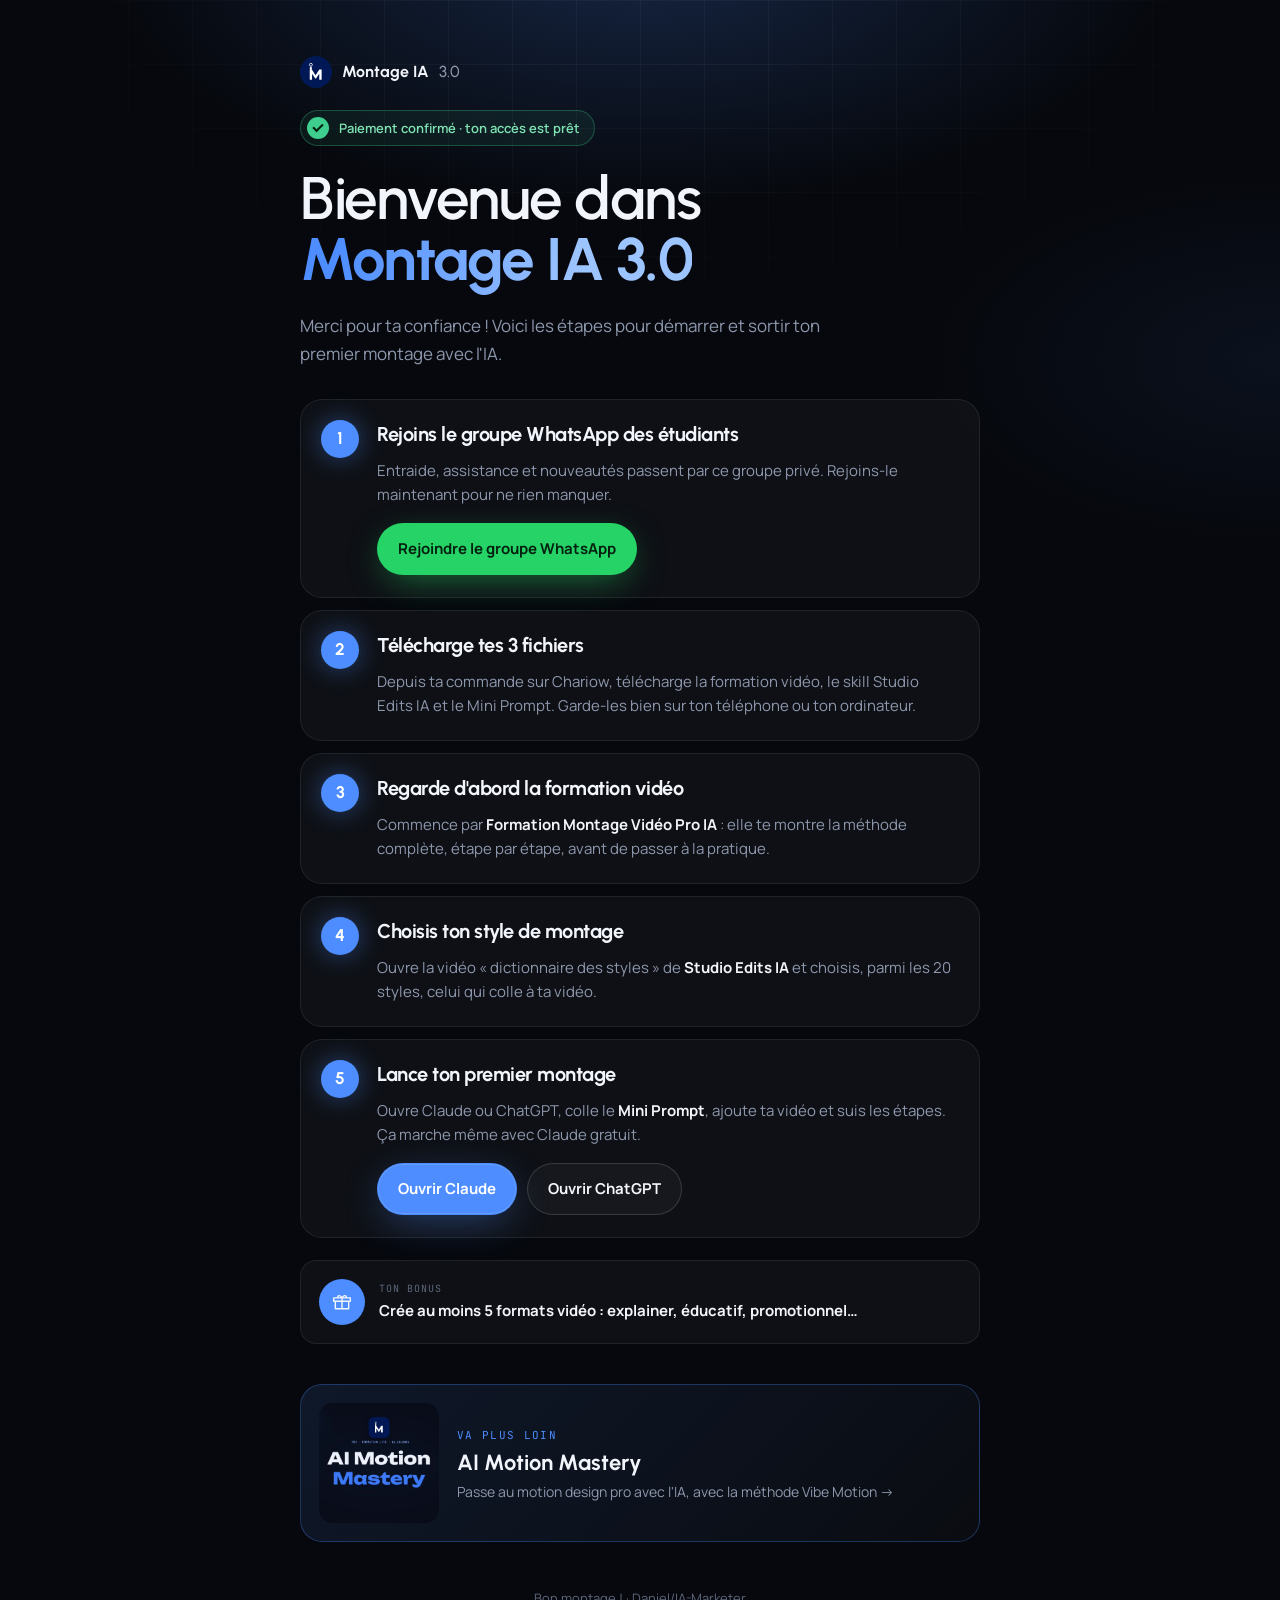
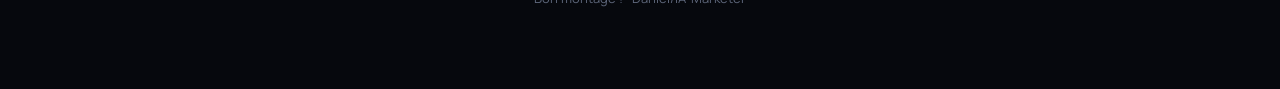
<file: montage-ia/merci/index.html>
<!doctype html>
<html lang="fr">
<head>
<meta charset="utf-8">
<meta name="viewport" content="width=device-width,initial-scale=1,viewport-fit=cover">
<meta name="robots" content="noindex">
<title>Montage IA 3.0 · Accès</title>
<meta name="description" content="Bienvenue dans Montage IA 3.0 : les étapes pour démarrer ton premier montage avec l'IA.">
<meta name="theme-color" content="#06080d">
<link rel="icon" href="/img/logo.svg" type="image/svg+xml">
<link rel="apple-touch-icon" href="/img/apple-touch-icon.png">
<link rel="preconnect" href="https://fonts.googleapis.com">
<link rel="preconnect" href="https://fonts.gstatic.com" crossorigin>
<link rel="stylesheet" href="https://fonts.googleapis.com/css2?family=Urbanist:wght@400;500;600;700;800&family=Manrope:wght@400;500;600;700&family=JetBrains+Mono:wght@500&display=swap">
<link rel="stylesheet" href="/assets/site.css">
<link rel="stylesheet" href="/assets/merci.css">
</head>
<body>
<div class="ambient" aria-hidden="true"></div>

<main class="thanks">
  <a class="brand" href="/montage-ia"><img src="/img/logo.svg" alt="" width="32" height="32">Montage IA <span>3.0</span></a>
  <span class="ok"><i></i>Paiement confirmé · ton accès est prêt</span>
  <h1>Bienvenue dans <span class="hl">Montage IA 3.0</span></h1>
  <p class="sub">Merci pour ta confiance ! Voici les étapes pour démarrer et sortir ton premier montage avec l'IA.</p>

  <div class="steps">
    <section class="step">
      <h2>Rejoins le groupe WhatsApp des étudiants</h2>
      <p>Entraide, assistance et nouveautés passent par ce groupe privé. Rejoins-le maintenant pour ne rien manquer.</p>
      <div class="btns"><a class="btn btn-wa" href="https://chat.whatsapp.com/F1qNClPWijXLM42fOhfPuN" target="_blank" rel="noopener">Rejoindre le groupe WhatsApp</a></div>
    </section>

    <section class="step">
      <h2>Télécharge tes 3 fichiers</h2>
      <p>Depuis ta commande sur Chariow, télécharge la formation vidéo, le skill Studio Edits IA et le Mini Prompt. Garde-les bien sur ton téléphone ou ton ordinateur.</p>
    </section>

    <section class="step">
      <h2>Regarde d'abord la formation vidéo</h2>
      <p>Commence par <b style="color:var(--fg)">Formation Montage Vidéo Pro IA</b> : elle te montre la méthode complète, étape par étape, avant de passer à la pratique.</p>
    </section>

    <section class="step">
      <h2>Choisis ton style de montage</h2>
      <p>Ouvre la vidéo « dictionnaire des styles » de <b style="color:var(--fg)">Studio Edits IA</b> et choisis, parmi les 20 styles, celui qui colle à ta vidéo.</p>
    </section>

    <section class="step">
      <h2>Lance ton premier montage</h2>
      <p>Ouvre Claude ou ChatGPT, colle le <b style="color:var(--fg)">Mini Prompt</b>, ajoute ta vidéo et suis les étapes. Ça marche même avec Claude gratuit.</p>
      <div class="btns">
        <a class="btn btn-primary" href="https://claude.ai" target="_blank" rel="noopener">Ouvrir Claude</a>
        <a class="btn btn-ghost" href="https://chatgpt.com" target="_blank" rel="noopener">Ouvrir ChatGPT</a>
      </div>
    </section>
  </div>

  <div class="tile" style="flex-direction:row;align-items:center;gap:14px;padding:18px">
    <span class="ico" style="background:var(--accent);border-color:transparent;flex:0 0 46px"><svg viewBox="0 0 24 24"><path d="M4 11h16v9H4zM2 7h20v4H2zM12 7v13M12 7c-2-4-6-3-5 0M12 7c2-4 6-3 5 0"/></svg></span>
    <div style="display:flex;flex-direction:column;gap:2px"><small>Ton bonus</small><b>Crée au moins 5 formats vidéo : explainer, éducatif, promotionnel…</b></div>
  </div>

  <a class="cross" href="/ai-motion-mastery">
    <img src="/videos/presentation.jpg" alt="" width="120" height="120">
    <div><small>Va plus loin</small><b>AI Motion Mastery</b><span>Passe au motion design pro avec l'IA, avec la méthode Vibe Motion →</span></div>
  </a>

  <footer>Bon montage ! · Daniel/IA-Marketer</footer>
</main>
</body>
</html>
</file>
<file: assets/site.css>
/* Layout: dark premium product page — floating pill nav, centered two-tone hero, tilted demo window,
   glass card grid, two-column programme with accordion, glowing price card. Accent = Daniel's electric blue. */
:root{
  --bg:#06080d; --bg-2:#0b0f17; --glass:rgba(255,255,255,.035); --glass-2:rgba(255,255,255,.06);
  --line:rgba(255,255,255,.08); --line-2:rgba(255,255,255,.14);
  --fg:#f2f5fb; --muted:#8e98ad; --dim:#5d667a;
  --accent:#4d8dff; --accent-2:#9cc4ff; --accent-ink:#04122e; --glow:rgba(77,141,255,.45);
  --display:"Urbanist","Avenir Next",system-ui,sans-serif;
  --body:"Manrope",system-ui,-apple-system,"Segoe UI",sans-serif;
  --mono:"JetBrains Mono",ui-monospace,Menlo,monospace;
  --r:22px;
  color-scheme:dark;
}
*{box-sizing:border-box}
html{-webkit-text-size-adjust:100%;scroll-behavior:smooth;scroll-padding-top:96px}
body{margin:0;background:var(--bg);color:var(--fg);font-family:var(--body);font-size:16px;line-height:1.6;overflow-x:hidden}
img,video{max-width:100%;display:block}
a{color:inherit}
h1,h2,h3{font-family:var(--display);margin:0;text-wrap:balance;letter-spacing:-.025em}
p{margin:0}
.wrap{max-width:1120px;margin:0 auto;padding-inline:20px}
section{padding-block:72px}
.label{font-family:var(--mono);font-size:12px;letter-spacing:.14em;text-transform:uppercase;color:var(--accent)}
.h2{font-size:clamp(32px,6vw,56px);font-weight:600;line-height:1.04}
.h2 em{font-style:normal;color:var(--accent-2)}
.sub{color:var(--muted);font-size:17px;max-width:58ch}

/* ambient background */
.ambient{position:fixed;inset:0;pointer-events:none;z-index:-1;
  background:radial-gradient(60% 40% at 50% -5%,rgba(77,141,255,.22),transparent 70%),
             radial-gradient(40% 30% at 100% 40%,rgba(77,141,255,.07),transparent 70%),
             linear-gradient(var(--bg),var(--bg))}
.ambient::after{content:"";position:absolute;inset:0;opacity:.5;
  background-image:linear-gradient(var(--line) 1px,transparent 1px),linear-gradient(90deg,var(--line) 1px,transparent 1px);
  background-size:64px 64px;mask-image:radial-gradient(70% 50% at 50% 0%,#000 20%,transparent 75%);-webkit-mask-image:radial-gradient(70% 50% at 50% 0%,#000 20%,transparent 75%)}

/* nav */
.nav{position:sticky;top:calc(env(safe-area-inset-top,0px) + 12px);z-index:20;margin:12px auto 0;max-width:1120px;padding-inline:12px}
.nav-in{display:flex;align-items:center;justify-content:space-between;gap:12px;padding:8px 8px 8px 12px;border-radius:999px;
  background:rgba(12,16,24,.72);border:1px solid var(--line);backdrop-filter:blur(14px) saturate(140%);-webkit-backdrop-filter:blur(14px) saturate(140%)}
.brand{display:flex;align-items:center;gap:10px;text-decoration:none;font-family:var(--display);font-weight:700;font-size:16px;white-space:nowrap}
.brand img{width:32px;height:32px;border-radius:50%}
.brand span{color:var(--muted);font-weight:500}
.links{display:flex;gap:26px;font-size:14px;color:var(--muted)}
.links a{text-decoration:none;transition:color .2s}
.links a:hover{color:var(--fg)}
.nav .btn{padding:10px 16px;font-size:14px}
@media(max-width:820px){.links{display:none}}
@media(max-width:440px){.cta-row .btn{font-size:15px;padding:15px 20px;width:100%}.brand span{display:none}}

/* buttons */
.btn{white-space:nowrap;display:inline-flex;align-items:center;justify-content:center;gap:10px;border-radius:999px;text-decoration:none;font-weight:700;font-family:var(--body);
  padding:16px 26px;font-size:16px;cursor:pointer;border:1px solid transparent;transition:transform .2s,box-shadow .2s,background .2s}
.btn-primary{background:var(--accent);color:#fff;box-shadow:0 0 0 1px rgba(255,255,255,.12) inset,0 10px 40px -8px var(--glow)}
.btn-primary:hover{transform:translateY(-2px);box-shadow:0 0 0 1px rgba(255,255,255,.2) inset,0 14px 50px -6px var(--glow)}
.btn-ghost{background:var(--glass);border-color:var(--line-2);color:var(--fg)}
.btn-ghost:hover{background:var(--glass-2)}
.btn:focus-visible,.clip:focus-visible,summary:focus-visible{outline:3px solid var(--accent-2);outline-offset:3px}
s.old{opacity:.65;font-weight:500;text-decoration-thickness:2px;margin-right:2px}
.js-buy{animation:buzz 3s ease-in-out 1.5s infinite}
.js-buy:hover,.js-buy:focus-visible{animation-play-state:paused}
@keyframes buzz{0%,82%,100%{transform:translate(0) rotate(0)}84%{transform:translateX(-3px) rotate(-2deg)}86%{transform:translateX(3px) rotate(2deg)}88%{transform:translateX(-3px) rotate(-1.5deg)}90%{transform:translateX(3px) rotate(1.5deg)}92%{transform:translateX(-2px) rotate(-1deg)}94%{transform:translateX(1px) rotate(0)}}

/* hero */
.hero{padding-block:72px 0;text-align:center;display:flex;flex-direction:column;align-items:center;gap:24px}
.pill{display:inline-flex;align-items:center;gap:10px;padding:6px 14px 6px 6px;border-radius:999px;background:var(--glass);border:1px solid var(--line);font-size:13px;color:var(--muted)}
.pill b{background:var(--accent);color:#fff;font-weight:700;font-size:12px;padding:3px 10px;border-radius:999px}
.hero h1{font-size:clamp(42px,8.4vw,92px);font-weight:500;line-height:.98;max-width:13ch}
.hero h1 .hl{display:block;font-weight:700;background:linear-gradient(100deg,var(--accent) 10%,var(--accent-2) 60%,#fff 95%);-webkit-background-clip:text;background-clip:text;color:transparent}
.hero .sub{text-align:center;font-size:18px}
.cta-row{display:flex;flex-wrap:wrap;justify-content:center;gap:12px}
.by{display:flex;align-items:center;gap:12px;font-size:14px;color:var(--muted);flex-wrap:wrap;justify-content:center}
.by img{width:30px;height:30px;border-radius:50%;border:1px solid var(--line-2)}
.by b{color:var(--fg);font-weight:600}
.dot{width:4px;height:4px;border-radius:50%;background:var(--dim)}

/* demo window */
.stage{perspective:1600px;margin-top:56px;width:100%}
.window{--tilt:22deg;transform:rotateX(var(--tilt)) scale(.94);transform-origin:50% 0;transition:transform .15s linear;
  border-radius:var(--r);background:linear-gradient(180deg,#141a26,#0b0f17);border:1px solid var(--line-2);padding:10px;
  box-shadow:0 -20px 80px -20px var(--glow),0 40px 120px -30px rgba(0,0,0,.9)}
.bar-top{display:flex;align-items:center;gap:7px;padding:4px 8px 10px}
.bar-top i{width:10px;height:10px;border-radius:50%;background:#2a3142}
.bar-top span{margin-left:auto;margin-right:auto;font-family:var(--mono);font-size:11px;color:var(--dim);background:rgba(255,255,255,.04);padding:3px 14px;border-radius:999px;transform:translateX(-14px)}
.promo{position:relative;aspect-ratio:16/9;border-radius:14px;overflow:hidden;background:#000}
.promo video{position:absolute;inset:0;width:100%;height:100%;object-fit:contain}
.chip-btn{position:absolute;right:10px;bottom:10px;font:500 12px var(--mono);color:var(--fg);background:rgba(6,8,13,.78);border:1px solid var(--line-2);padding:7px 12px;border-radius:999px;cursor:pointer;backdrop-filter:blur(6px)}
.chip-btn[aria-pressed="true"]{border-color:var(--accent);color:var(--accent-2)}

/* skills grid */
.head{display:flex;flex-direction:column;gap:16px;margin-bottom:40px}
.grid{display:grid;grid-template-columns:repeat(3,minmax(0,1fr));gap:14px}
@media(max-width:900px){.grid{grid-template-columns:repeat(2,minmax(0,1fr))}}
@media(max-width:560px){.grid{grid-template-columns:1fr}}
.card{position:relative;border-radius:var(--r);padding:24px;background:var(--glass);border:1px solid var(--line);overflow:hidden;display:flex;flex-direction:column;gap:14px;min-width:0;
  transition:border-color .3s,transform .3s}
.card::before{content:"";position:absolute;inset:0;background:radial-gradient(300px circle at var(--mx,50%) var(--my,-20%),rgba(77,141,255,.16),transparent 60%);opacity:0;transition:opacity .3s;pointer-events:none}
.card:hover{border-color:var(--line-2);transform:translateY(-3px)}
.card:hover::before{opacity:1}
.ico{width:46px;height:46px;border-radius:50%;display:grid;place-items:center;background:linear-gradient(180deg,rgba(255,255,255,.12),rgba(255,255,255,.03));border:1px solid var(--line-2)}
.ico svg{width:20px;height:20px;stroke:var(--fg);fill:none;stroke-width:1.7;stroke-linecap:round;stroke-linejoin:round}
.card.hot .ico{background:var(--accent);border-color:transparent;box-shadow:0 0 30px var(--glow)}
.num{font-family:var(--mono);font-size:12px;color:var(--dim)}
.card h3{font-size:20px;font-weight:600;line-height:1.2}
.card p{color:var(--muted);font-size:15px}

/* reel */
.reel{--h:min(48vw,300px);display:flex;align-items:flex-start;gap:14px;overflow-x:auto;scroll-snap-type:x mandatory;scroll-padding-inline:20px;margin-inline:-20px;padding:4px 20px 16px;scrollbar-width:thin;scrollbar-color:var(--line-2) transparent;-webkit-overflow-scrolling:touch}
.clip{flex:0 0 auto;width:calc(var(--h) * 16 / 9);scroll-snap-align:start;display:flex;flex-direction:column;gap:10px;cursor:pointer;-webkit-tap-highlight-color:transparent}
.screen{position:relative;width:100%;height:var(--h);border-radius:16px;overflow:hidden;background:#000;border:1px solid var(--line)}
.screen video{position:absolute;inset:0;width:100%;height:100%;object-fit:contain;background:#000}
.badge{position:absolute;top:10px;left:10px;font-family:var(--mono);font-size:10px;letter-spacing:.08em;background:rgba(6,8,13,.75);border:1px solid var(--line-2);padding:3px 8px;border-radius:999px;color:var(--accent-2);z-index:1}
.sound{position:absolute;right:10px;bottom:10px;font-family:var(--mono);font-size:11px;background:rgba(6,8,13,.75);border:1px solid var(--line-2);padding:4px 9px;border-radius:999px;z-index:1;white-space:nowrap}
.clip[aria-pressed="true"] .screen{border-color:var(--accent);box-shadow:0 0 0 1px var(--accent),0 0 40px -10px var(--glow)}
.cap{font-family:var(--display);font-size:17px;font-weight:600;line-height:1.2}
.hint{font-size:13px;color:var(--dim)}
.stack{display:flex;flex-direction:column;align-items:center;gap:32px;margin-top:20px}
.stack .clip{width:min(100%,360px)}
.stack .screen{height:auto;aspect-ratio:9/16}
.sub-label{margin-top:40px}

/* programme */
.prog{display:grid;grid-template-columns:minmax(0,1fr) minmax(0,1.15fr);gap:48px;align-items:start}
@media(max-width:900px){.prog{grid-template-columns:1fr;gap:32px}}
.prog-left{display:flex;flex-direction:column;gap:20px;position:sticky;top:110px}
@media(max-width:900px){.prog-left{position:static}}
.stats{list-style:none;margin:8px 0 0;padding:0;display:flex;flex-direction:column;gap:12px}
.stats li{display:flex;align-items:center;gap:14px;font-weight:600}
.stats .ico{width:40px;height:40px}
.mods{display:flex;flex-direction:column;gap:10px}
details.mod{border-radius:18px;background:var(--glass);border:1px solid var(--line);transition:border-color .3s,background .3s}
details.mod[open]{background:var(--glass-2);border-color:var(--line-2)}
details.mod summary{list-style:none;display:grid;grid-template-columns:44px 1fr auto;align-items:center;gap:12px;padding:18px 20px;cursor:pointer}
details.mod summary::-webkit-details-marker{display:none}
.mod .n{font-family:var(--display);font-size:22px;color:var(--dim);font-weight:500}
.mod .t{font-weight:700;font-size:16px;line-height:1.3}
.mod .t small{display:block;font-weight:500;font-size:13px;color:var(--muted)}
.mod .plus{width:28px;height:28px;border-radius:50%;border:1px solid var(--line-2);display:grid;place-items:center;transition:transform .3s;color:var(--muted)}
.mod[open] .plus{transform:rotate(45deg);color:var(--fg)}
.mod .tag{font-family:var(--mono);font-size:11px;font-weight:500;background:var(--accent);color:#fff;padding:3px 9px;border-radius:999px;margin-left:8px;vertical-align:2px}
.mod ul{list-style:none;margin:0;padding:0 20px 18px 76px;display:flex;flex-direction:column;gap:10px}
.mod li{display:flex;gap:10px;color:var(--muted);font-size:15px}
.check{flex:0 0 18px;height:18px;margin-top:3px;border-radius:50%;background:var(--accent);display:grid;place-items:center}
.check::after{content:"";width:6px;height:3px;border-left:2px solid #fff;border-bottom:2px solid #fff;transform:rotate(-45deg) translate(1px,-1px)}
@media(max-width:480px){.mod ul{padding-left:20px}}

/* audience */
.who{display:flex;flex-wrap:wrap;gap:10px;margin-top:8px}
.who span{padding:10px 18px;border-radius:999px;background:var(--glass);border:1px solid var(--line);font-size:15px}

/* pricing */
.price-wrap{text-align:center;display:flex;flex-direction:column;align-items:center;gap:16px;margin-bottom:40px}
@property --a{syntax:"<angle>";inherits:false;initial-value:0deg}
.price{position:relative;border-radius:28px;padding:1px;background:conic-gradient(from var(--a),transparent 0deg,transparent 250deg,var(--accent) 310deg,#fff 330deg,transparent 360deg),var(--line-2);animation:spin 5s linear infinite;max-width:980px;margin:0 auto}
@keyframes spin{to{--a:360deg}}
.price-in{border-radius:27px;background:linear-gradient(180deg,#0e1420,#090c13);display:grid;grid-template-columns:minmax(0,1.1fr) minmax(0,1fr);gap:0;overflow:hidden}
@media(max-width:820px){.price-in{grid-template-columns:1fr}}
.pl{padding:32px;display:flex;flex-direction:column;gap:18px;text-align:left}
.pr{padding:32px;border-left:1px solid var(--line);display:flex;flex-direction:column;gap:20px;background:rgba(255,255,255,.015)}
@media(max-width:820px){.pr{border-left:0;border-top:1px solid var(--line)}}
.ptag{align-self:flex-start;font-family:var(--mono);font-size:12px;font-weight:500;background:var(--accent);color:#fff;padding:5px 12px;border-radius:999px;box-shadow:0 0 24px var(--glow)}
.pl h3{font-size:28px;font-weight:700}
.pl .meta{color:var(--muted);font-size:14px;margin-top:-10px}
.amount{display:flex;align-items:baseline;gap:12px;flex-wrap:wrap}
.amount .big{font-family:var(--display);font-size:clamp(64px,12vw,96px);font-weight:600;line-height:.9;letter-spacing:-.04em;font-variant-numeric:tabular-nums}
.amount .cur{font-family:var(--display);font-size:28px;font-weight:600}
.amount s{font-family:var(--display);font-size:24px;color:var(--dim);text-decoration-thickness:2px}
.amount .once{width:100%;color:var(--muted);font-size:14px}
.pl .btn{width:100%;padding:18px;font-size:17px}
.secure{display:flex;flex-wrap:wrap;gap:16px;font-size:13px;color:var(--dim)}
.tiles{display:grid;grid-template-columns:repeat(2,minmax(0,1fr));gap:10px}
.tile{border-radius:16px;background:var(--glass);border:1px solid var(--line);padding:14px;display:flex;flex-direction:column;gap:2px}
.tile small{font-family:var(--mono);font-size:10px;letter-spacing:.1em;text-transform:uppercase;color:var(--dim)}
.tile b{font-size:15px;font-variant-numeric:tabular-nums}
.incl-label{font-family:var(--mono);font-size:11px;letter-spacing:.12em;text-transform:uppercase;color:var(--dim)}
.incl{list-style:none;margin:0;padding:0;display:flex;flex-direction:column;gap:12px}
.incl li{display:flex;gap:10px;font-size:15px}

/* faq */
.faq{max-width:780px;margin:0 auto;display:flex;flex-direction:column;gap:10px}
.faq details{border-radius:18px;background:var(--glass);border:1px solid var(--line)}
.faq summary{list-style:none;cursor:pointer;padding:20px 22px;display:flex;justify-content:space-between;gap:16px;font-weight:700;font-size:16px}
.faq summary::-webkit-details-marker{display:none}
.faq summary::after{content:"+";font-family:var(--display);font-size:22px;line-height:1;color:var(--muted);transition:transform .3s}
.faq details[open] summary::after{transform:rotate(45deg)}
.faq p{padding:0 22px 20px;color:var(--muted)}

/* final */
.final{text-align:center;display:flex;flex-direction:column;align-items:center;gap:22px;padding-block:96px 140px;position:relative}
.final::before{content:"";position:absolute;inset:auto 0 30% 0;height:300px;background:radial-gradient(50% 50% at 50% 50%,rgba(77,141,255,.18),transparent 70%);z-index:-1}
footer{border-top:1px solid var(--line);padding-block:28px 120px;color:var(--dim);font-size:13px}
footer .wrap{display:flex;justify-content:space-between;align-items:center;gap:16px;flex-wrap:wrap}

/* sticky mobile bar */
.mbar{position:fixed;left:12px;right:12px;bottom:calc(12px + env(safe-area-inset-bottom,0px));z-index:30;display:none;align-items:center;justify-content:space-between;gap:12px;
  padding:10px 10px 10px 18px;border-radius:999px;background:rgba(12,16,24,.86);border:1px solid var(--line-2);backdrop-filter:blur(14px);-webkit-backdrop-filter:blur(14px);
  transform:translateY(140%);transition:transform .35s ease}
.mbar.show{transform:none}
.mbar p{font-size:12px;color:var(--muted);line-height:1.25}
.mbar p b{display:block;color:var(--fg);font-size:15px}
.mbar .btn{padding:12px 18px;font-size:14px;flex-shrink:0}
@media(max-width:820px){.mbar{display:flex}}

/* reveal */
.js .rv{opacity:0;transform:translateY(24px);filter:blur(8px);transition:opacity .8s cubic-bezier(.2,.7,.2,1),transform .8s cubic-bezier(.2,.7,.2,1),filter .8s}
.js .rv.in{opacity:1;transform:none;filter:none}
.js .rv.d1{transition-delay:.08s}.js .rv.d2{transition-delay:.16s}.js .rv.d3{transition-delay:.24s}
@media(prefers-reduced-motion:reduce){*,*::before,*::after{animation:none!important;transition:none!important}.js .rv{opacity:1;transform:none;filter:none}.window{transform:none!important}}
</file>
<file: assets/merci.css>
/* Pages après achat : confirmation, étapes numérotées (vraie séquence), puis ventes croisées */
.thanks{max-width:720px;margin:0 auto;padding-inline:20px;padding-block:56px 80px;display:flex;flex-direction:column;gap:22px}
.ok{display:inline-flex;align-items:center;gap:10px;align-self:flex-start;padding:6px 14px 6px 6px;border-radius:999px;background:rgba(62,207,142,.08);border:1px solid rgba(62,207,142,.3);color:#7fe3b4;font-size:13px;font-weight:600}
.ok i{width:22px;height:22px;border-radius:50%;background:#3ecf8e;display:grid;place-items:center}
.ok i::after{content:"";width:8px;height:4px;border-left:2px solid #04210f;border-bottom:2px solid #04210f;transform:rotate(-45deg) translate(1px,-1px)}
.thanks h1{font-size:clamp(36px,7vw,60px);font-weight:600;line-height:1.02}
.thanks h1 .hl{background:linear-gradient(100deg,var(--accent) 10%,var(--accent-2) 70%);-webkit-background-clip:text;background-clip:text;color:transparent;font-weight:700}
.steps{display:flex;flex-direction:column;gap:12px;margin-top:10px;counter-reset:s}
.step{position:relative;border-radius:22px;padding:22px 22px 22px 76px;background:var(--glass);border:1px solid var(--line);display:flex;flex-direction:column;gap:12px}
.step::before{counter-increment:s;content:counter(s);position:absolute;left:20px;top:20px;width:38px;height:38px;border-radius:50%;display:grid;place-items:center;
  font-family:var(--display);font-weight:700;font-size:17px;background:var(--accent);color:#fff;box-shadow:0 0 26px var(--glow)}
.step h2{font-size:20px;font-weight:700;line-height:1.25}
.step p{color:var(--muted);font-size:15px}
.step .btns{display:flex;flex-wrap:wrap;gap:10px;margin-top:4px}
.step .btn{padding:13px 20px;font-size:15px}
.btn-wa{background:#25d366;color:#04210f;box-shadow:0 10px 36px -10px rgba(37,211,102,.6)}
.btn-wa:hover{transform:translateY(-2px)}
.linkbox{font-family:var(--mono);font-size:13px;background:rgba(0,0,0,.35);border:1px solid var(--line);border-radius:12px;padding:11px 14px;word-break:break-all;user-select:all;-webkit-user-select:all;color:var(--accent-2)}
.btn.done{border-color:#3ecf8e;color:#7fe3b4}
@media(max-width:480px){.step{padding:20px}.step::before{position:static;margin-bottom:2px}.step .btn{width:100%}}
.facts{display:grid;grid-template-columns:repeat(3,minmax(0,1fr));gap:10px}
.facts .tile b{font-size:14px}
.thanks .brand span{display:inline!important}
.cross{display:grid;grid-template-columns:120px 1fr;gap:18px;align-items:center;padding:18px;border-radius:22px;background:linear-gradient(135deg,rgba(77,141,255,.12),rgba(255,255,255,.02));border:1px solid rgba(77,141,255,.3);text-decoration:none;color:inherit;transition:transform .3s,border-color .3s;margin-top:18px}
.cross:hover{transform:translateY(-3px);border-color:var(--accent)}
.cross img{width:120px;aspect-ratio:1;object-fit:cover;border-radius:14px}
.cross small{font-family:var(--mono);font-size:11px;letter-spacing:.12em;text-transform:uppercase;color:var(--accent)}
.cross b{display:block;font-family:var(--display);font-size:22px;line-height:1.15;margin:4px 0}
.cross span{color:var(--muted);font-size:14px}
@media(max-width:480px){.cross{grid-template-columns:80px 1fr}.cross img{width:80px}}
.thanks footer{border:0;padding:24px 0 0;text-align:center}
</file>
